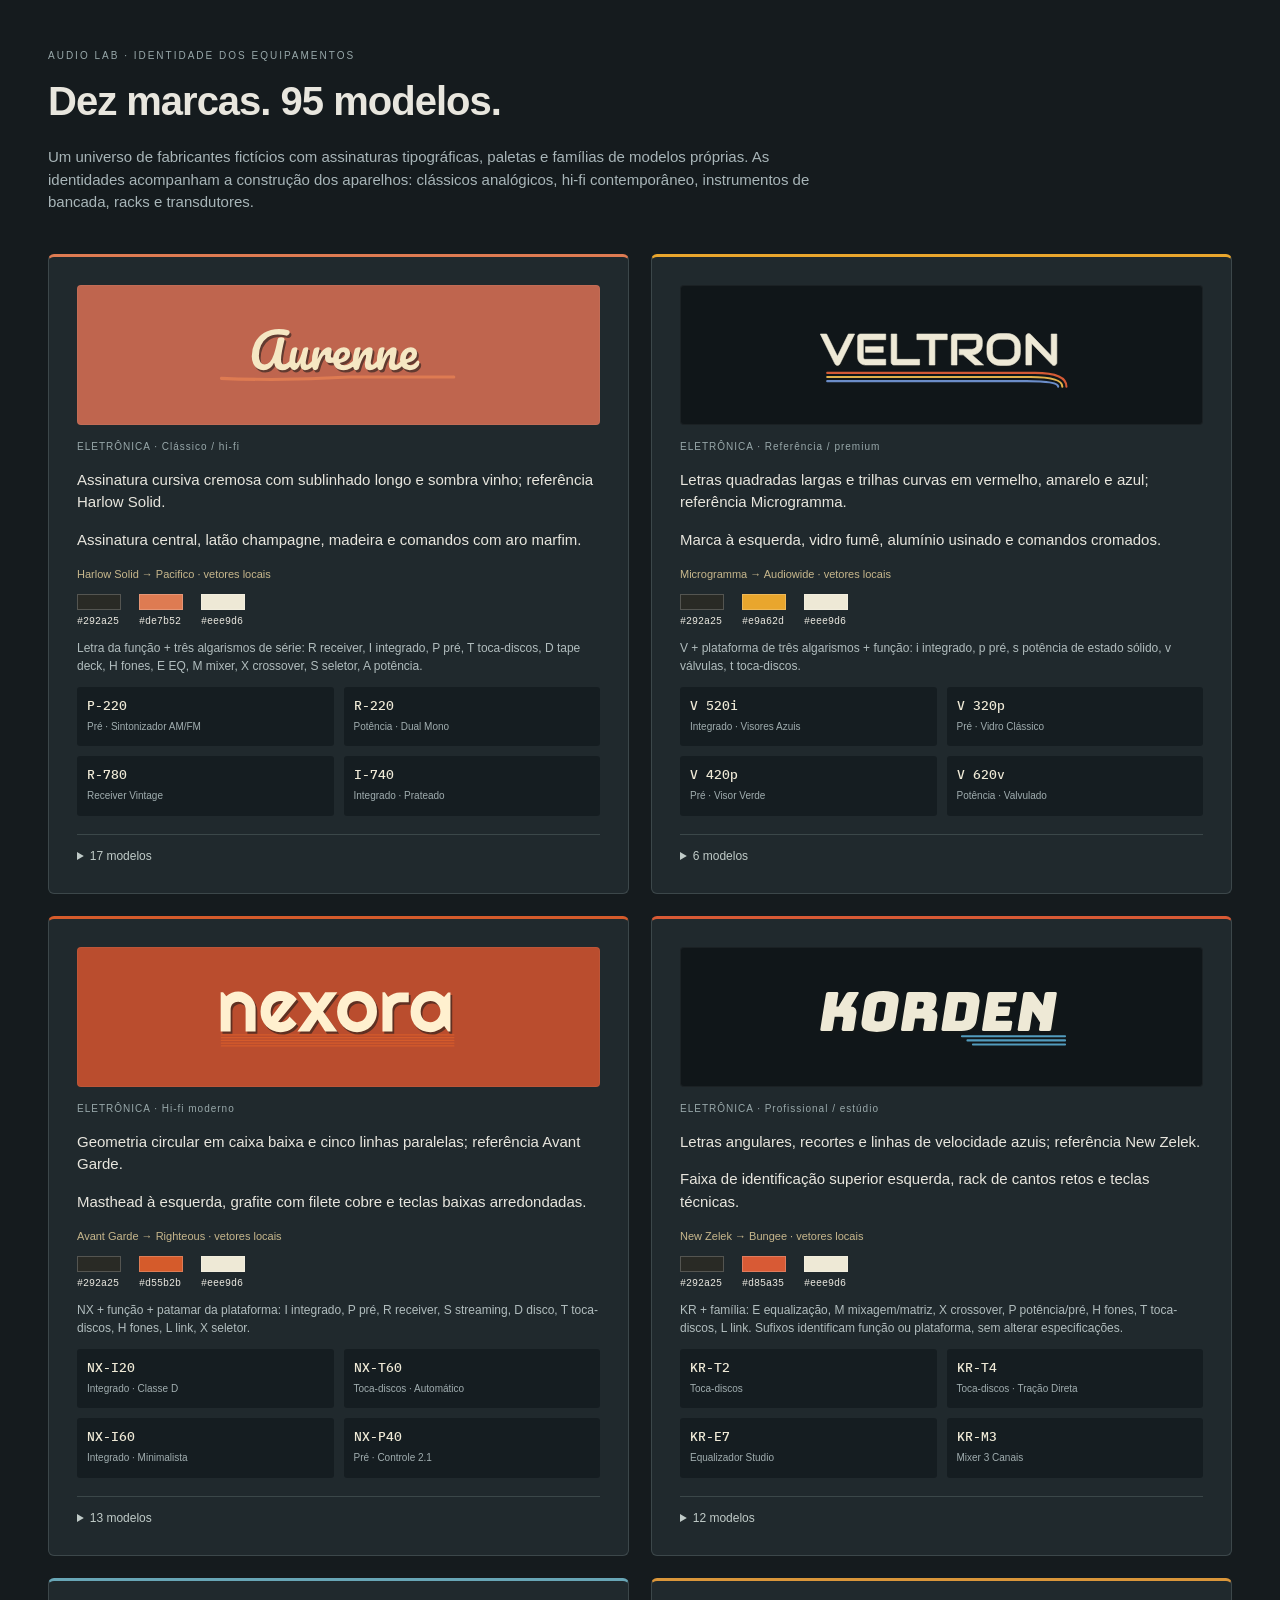
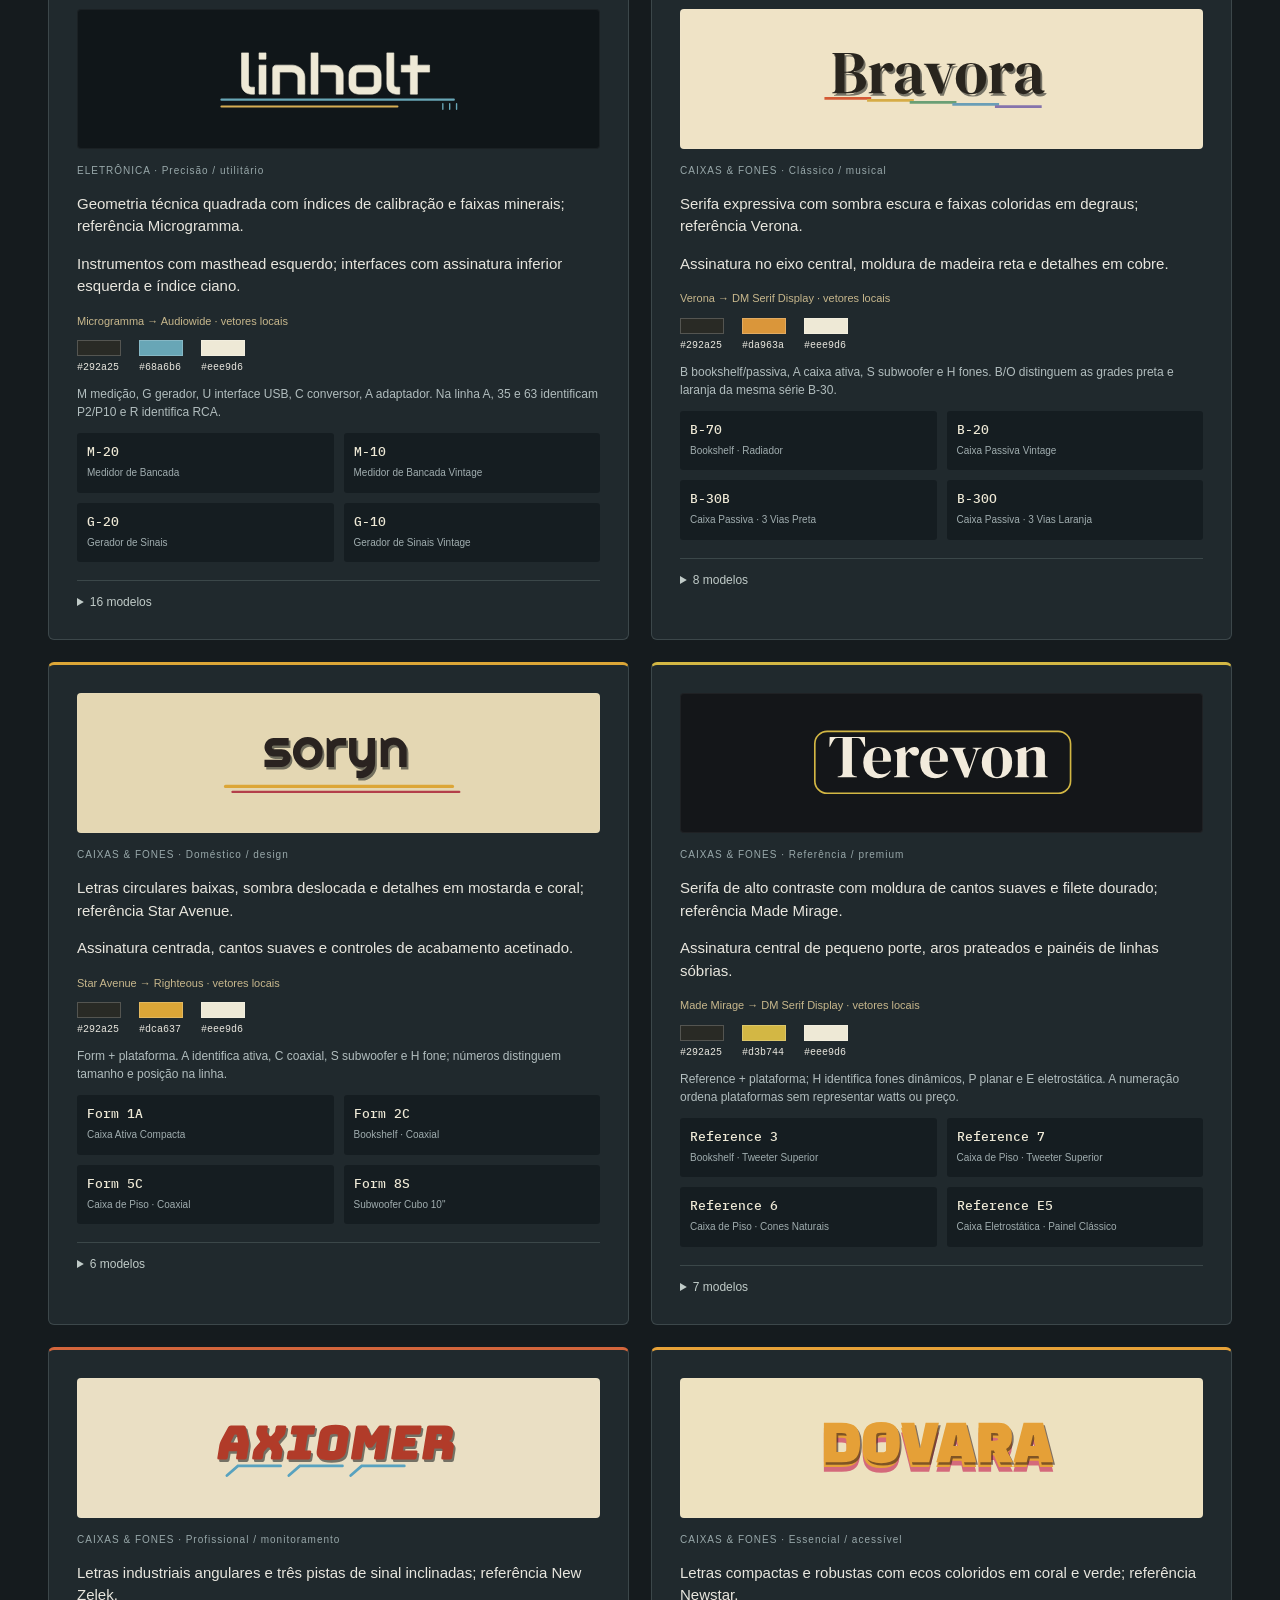
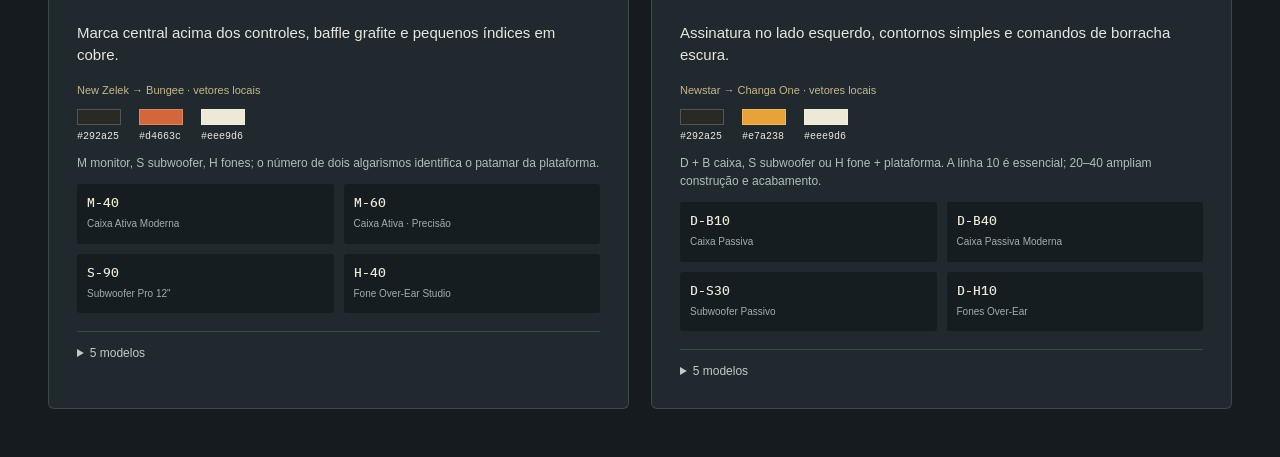
<file: assets/brands/index.html>
<!doctype html><html lang="pt-BR"><meta charset="utf-8"><meta name="viewport" content="width=device-width,initial-scale=1"><title>Audio Lab · Marcas e modelos</title><style>
@font-face{font-family:'Equipment Vintage';src:url('../fonts/barlowcondensed/BarlowCondensed-SemiBold.ttf')}@font-face{font-family:'Equipment Digital';src:url('../fonts/ibmplexmono/IBMPlexMono-Medium.ttf')}
*{box-sizing:border-box}body{margin:0;background:#151b1e;color:#e8e6de;font:15px/1.5 Arial,sans-serif;padding:48px;max-width:1500px;margin:auto}h1{font-size:40px;margin:8px 0 10px;letter-spacing:-1px}.intro{max-width:800px;color:#a8b5b8;margin-bottom:40px}.eyebrow,.sector{font-size:10px;letter-spacing:2px;color:#98a8aa}main{display:grid;grid-template-columns:1fr 1fr;gap:22px}article{padding:28px;background:#20292d;border:1px solid #3c474a;border-top:3px solid var(--accent);border-radius:6px}header{height:140px;padding:25px;display:flex;align-items:center;justify-content:center;color:var(--ink);background:#101619;border-radius:4px;box-shadow:inset 0 0 0 1px #ffffff0c}article[data-brand="aurenne"] header{background:#bf654e;color:#f5e7c3}article[data-brand="bravora"] header{background:#efe3c6;color:#29251e}article[data-brand="nexora"] header{background:#ba4d2e;color:#fff0cf}article[data-brand="soryn"] header{background:#e4d7b3;color:#2a2320}article[data-brand="dovara"] header{background:#ede1bf;color:#e5a037}article[data-brand="dovara"] header svg{--brand-shadow:#2b1414}article[data-brand="axiomer"] header{background:#eadfc4;color:#b13b29}article[data-brand="terevon"] header{background:#141619;color:#f2ebdc}header svg{width:330px;max-width:100%;height:66px}.reference{font-size:11px;color:#c7b78c}.brand-accent{color:var(--accent)}.sector{letter-spacing:1px;margin:14px 0}.palette{display:flex;gap:18px;font:10px monospace}.palette span{display:grid;gap:6px}.palette i{width:44px;height:16px;border:1px solid #ffffff33}.rule{font-size:12px;color:#b1bdbe}.models{display:grid;grid-template-columns:1fr 1fr;gap:10px}.models span{padding:10px;background:#151d21;border-radius:3px}.models b{display:block;color:var(--ink);font:13px 'Equipment Digital',monospace}.models small{font-size:10px;color:#a0adaf}details{margin-top:18px;border-top:1px solid #3b4749;padding-top:12px}summary{cursor:pointer;font-size:12px;color:#c0cbc8}details p{font-size:12px;margin:9px 0}@media(max-width:700px){body{padding:24px}main{grid-template-columns:1fr}h1{font-size:30px}}
</style><div class="eyebrow">AUDIO LAB · IDENTIDADE DOS EQUIPAMENTOS</div><h1>Dez marcas. 95 modelos.</h1><p class="intro">Um universo de fabricantes fictícios com assinaturas tipográficas, paletas e famílias de modelos próprias. As identidades acompanham a construção dos aparelhos: clássicos analógicos, hi-fi contemporâneo, instrumentos de bancada, racks e transdutores.</p><main><article data-brand="aurenne" style="--accent:#de7b52;--ink:#eee9d6;--brand-color-1:#de7b52;--brand-color-2:#702e39"><header><svg class="equipment-brand-logo" data-wordmark="AURENNE" viewBox="45 0 195 48" xmlns="http://www.w3.org/2000/svg" aria-hidden="true" focusable="false"><path d="M57 41Q102 43 150 40H226" fill="none" stroke="var(--brand-color-1,currentColor)" stroke-width="2.2" stroke-linecap="round"/><path d="M79.05 24.98Q79.05 19.63 81.34 15.08Q83.62 10.52 88.09 7.76Q92.56 5 98.82 5Q100.43 5 102.28 5.25Q104.13 5.49 105.64 5.98Q106.62 6.27 106.62 7.39Q106.62 8.31 105.94 9.11Q105.25 9.92 104.34 9.92Q104.06 9.92 103.92 9.89Q102.09 9.47 100.79 9.27Q99.48 9.08 98.04 9.08Q93.58 9.08 90.45 11.24Q87.32 13.41 85.77 16.96Q84.22 20.51 84.22 24.62Q84.22 27.61 85.4 29.25Q86.58 30.89 88.48 30.89Q90.62 30.89 92.24 29.13Q93.86 27.37 95.19 23.43Q96.53 19.49 97.83 12.74Q98.04 11.75 98.68 11.4Q99.31 11.05 100.36 11.05Q102.86 11.05 102.86 12.67Q102.86 12.95 102.75 13.37Q101.84 16.78 101.08 20.91Q100.33 25.05 100.33 27.19Q100.33 29.09 100.89 29.95Q101.45 30.81 102.61 30.81Q103.74 30.81 104.76 30.06Q105.78 29.3 107.33 27.47Q107.75 26.98 108.28 26.98Q108.73 26.98 109 27.4Q109.26 27.83 109.26 28.56Q109.26 29.94 108.59 30.74Q106.87 32.82 105.22 33.91Q103.56 35 101.17 35Q98.71 35 97.2 33.58Q95.69 32.15 95.3 29.55Q92.7 35 87.63 35Q85.21 35 83.25 33.8Q81.3 32.61 80.18 30.34Q79.05 28.07 79.05 24.98ZM106.41 29.9Q106.41 27.26 106.76 25.06Q107.12 22.87 107.92 20.4Q108.28 19.35 108.91 18.89Q109.54 18.43 110.91 18.43Q111.69 18.43 111.99 18.68Q112.29 18.93 112.29 19.42Q112.29 19.7 111.9 21.32Q111.55 22.62 111.34 23.68Q110.63 27.37 110.63 28.6Q110.63 29.34 110.81 29.64Q110.98 29.94 111.37 29.94Q111.9 29.94 112.69 28.88Q113.48 27.83 114.38 25.68Q115.28 23.53 116.12 20.4Q116.4 19.35 116.98 18.89Q117.56 18.43 118.72 18.43Q119.53 18.43 119.85 18.63Q120.16 18.82 120.16 19.35Q120.16 20.23 119.28 24.17Q118.3 28.67 118.3 29.72Q118.3 30.39 118.58 30.76Q118.86 31.13 119.32 31.13Q120.02 31.13 120.99 30.27Q121.96 29.41 123.58 27.47Q124 26.98 124.53 26.98Q124.98 26.98 125.25 27.4Q125.51 27.83 125.51 28.56Q125.51 29.97 124.84 30.74Q123.33 32.61 121.59 33.8Q119.85 35 117.63 35Q115.94 35 115.15 33.7Q114.36 32.4 114.36 30.04Q113.76 32.43 112.57 33.72Q111.37 35 110 35Q108.42 35 107.42 33.54Q106.41 32.08 106.41 29.9ZM122.73 29.09Q122.73 24.52 124.03 20.4Q124.35 19.38 125.07 18.91Q125.79 18.43 127.09 18.43Q127.8 18.43 128.08 18.61Q128.36 18.79 128.36 19.28Q128.36 19.84 127.83 21.81Q127.48 23.22 127.27 24.27Q127.06 25.33 126.92 26.88Q128.08 23.85 129.52 21.95Q130.96 20.05 132.35 19.24Q133.74 18.43 134.9 18.43Q137.19 18.43 137.19 20.72Q137.19 21.18 136.87 22.94Q136.59 24.34 136.59 24.7Q136.59 25.93 137.47 25.93Q138.45 25.93 140 24.38Q140.46 23.92 140.95 23.92Q141.41 23.92 141.67 24.33Q141.93 24.73 141.93 25.4Q141.93 26.7 141.23 27.44Q140.25 28.46 138.93 29.18Q137.61 29.9 136.13 29.9Q134.27 29.9 133.3 28.95Q132.33 28 132.33 26.38Q132.33 25.86 132.44 25.33Q132.51 24.62 132.51 24.38Q132.51 23.82 132.12 23.82Q131.59 23.82 130.73 24.99Q129.87 26.17 129.03 28.11Q128.18 30.04 127.66 32.19Q127.27 33.84 126.76 34.42Q126.25 35 125.16 35Q123.82 35 123.28 33.59Q122.73 32.19 122.73 29.09ZM155.33 28.56Q155.33 29.97 154.67 30.74Q153.36 32.33 150.99 33.66Q148.62 35 145.91 35Q142.22 35 140.18 33Q138.14 30.99 138.14 27.51Q138.14 25.08 139.16 22.99Q140.18 20.9 141.99 19.67Q143.8 18.43 146.08 18.43Q148.12 18.43 149.36 19.65Q150.59 20.86 150.59 22.94Q150.59 25.36 148.85 27.1Q147.1 28.85 142.95 29.87Q143.83 31.48 146.3 31.48Q147.88 31.48 149.9 30.38Q151.92 29.27 153.4 27.47Q153.82 26.98 154.35 26.98Q154.81 26.98 155.07 27.4Q155.33 27.83 155.33 28.56ZM142.39 27.05V27.12Q144.47 26.63 145.66 25.64Q146.86 24.66 146.86 23.36Q146.86 22.69 146.49 22.29Q146.12 21.88 145.49 21.88Q144.19 21.88 143.29 23.39Q142.39 24.91 142.39 27.05ZM152.56 29.09Q152.56 24.52 153.86 20.4Q154.17 19.38 154.89 18.91Q155.62 18.43 156.92 18.43Q157.62 18.43 157.9 18.61Q158.18 18.79 158.18 19.28Q158.18 19.84 157.66 21.81Q157.3 23.22 157.09 24.27Q156.88 25.33 156.74 26.88Q157.9 23.85 159.34 21.95Q160.79 20.05 162.17 19.24Q163.56 18.43 164.72 18.43Q167.01 18.43 167.01 20.72Q167.01 22.09 166.24 25.68Q165.57 28.74 165.57 29.72Q165.57 31.13 166.59 31.13Q167.29 31.13 168.26 30.27Q169.23 29.41 170.84 27.47Q171.27 26.98 171.79 26.98Q172.25 26.98 172.51 27.4Q172.78 27.83 172.78 28.56Q172.78 29.97 172.11 30.74Q170.6 32.61 168.86 33.8Q167.12 35 164.9 35Q163.11 35 162.19 33.96Q161.28 32.92 161.28 30.96Q161.28 29.97 161.77 27.44Q162.23 25.22 162.23 24.38Q162.23 23.82 161.84 23.82Q161.38 23.82 160.56 24.99Q159.73 26.17 158.87 28.11Q158.01 30.04 157.48 32.19Q157.09 33.84 156.58 34.42Q156.07 35 154.98 35Q153.65 35 153.1 33.59Q152.56 32.19 152.56 29.09ZM170 29.09Q170 24.52 171.3 20.4Q171.62 19.38 172.34 18.91Q173.06 18.43 174.36 18.43Q175.06 18.43 175.35 18.61Q175.63 18.79 175.63 19.28Q175.63 19.84 175.1 21.81Q174.75 23.22 174.54 24.27Q174.33 25.33 174.19 26.88Q175.35 23.85 176.79 21.95Q178.23 20.05 179.62 19.24Q181.01 18.43 182.17 18.43Q184.45 18.43 184.45 20.72Q184.45 22.09 183.68 25.68Q183.01 28.74 183.01 29.72Q183.01 31.13 184.03 31.13Q184.74 31.13 185.7 30.27Q186.67 29.41 188.29 27.47Q188.71 26.98 189.24 26.98Q189.7 26.98 189.96 27.4Q190.22 27.83 190.22 28.56Q190.22 29.97 189.55 30.74Q188.04 32.61 186.3 33.8Q184.56 35 182.34 35Q180.55 35 179.64 33.96Q178.72 32.92 178.72 30.96Q178.72 29.97 179.21 27.44Q179.67 25.22 179.67 24.38Q179.67 23.82 179.28 23.82Q178.83 23.82 178 24.99Q177.17 26.17 176.31 28.11Q175.45 30.04 174.92 32.19Q174.54 33.84 174.03 34.42Q173.52 35 172.43 35Q171.09 35 170.55 33.59Q170 32.19 170 29.09ZM200.95 29.62Q200.95 30.89 200.35 31.8Q199.37 33.31 197.77 34.16Q196.17 35 193.95 35Q190.57 35 188.71 32.98Q186.85 30.96 186.85 27.51Q186.85 25.08 187.87 22.99Q188.89 20.9 190.7 19.67Q192.51 18.43 194.79 18.43Q196.83 18.43 198.07 19.65Q199.3 20.86 199.3 22.94Q199.3 25.36 197.56 27.1Q195.81 28.85 191.63 29.87Q192.47 31.48 194.48 31.48Q195.92 31.48 196.85 30.81Q197.78 30.15 199.02 28.56Q199.44 28.04 199.96 28.04Q200.42 28.04 200.69 28.46Q200.95 28.88 200.95 29.62ZM191.1 27.05V27.12Q193.18 26.63 194.37 25.64Q195.57 24.66 195.57 23.36Q195.57 22.69 195.2 22.29Q194.83 21.88 194.2 21.88Q192.9 21.88 192 23.39Q191.1 24.91 191.1 27.05Z" fill="var(--brand-shadow,#141819)" opacity=".55" transform="translate(1.3 1.8)"/><path class="brand-wordmark" d="M79.05 24.98Q79.05 19.63 81.34 15.08Q83.62 10.52 88.09 7.76Q92.56 5 98.82 5Q100.43 5 102.28 5.25Q104.13 5.49 105.64 5.98Q106.62 6.27 106.62 7.39Q106.62 8.31 105.94 9.11Q105.25 9.92 104.34 9.92Q104.06 9.92 103.92 9.89Q102.09 9.47 100.79 9.27Q99.48 9.08 98.04 9.08Q93.58 9.08 90.45 11.24Q87.32 13.41 85.77 16.96Q84.22 20.51 84.22 24.62Q84.22 27.61 85.4 29.25Q86.58 30.89 88.48 30.89Q90.62 30.89 92.24 29.13Q93.86 27.37 95.19 23.43Q96.53 19.49 97.83 12.74Q98.04 11.75 98.68 11.4Q99.31 11.05 100.36 11.05Q102.86 11.05 102.86 12.67Q102.86 12.95 102.75 13.37Q101.84 16.78 101.08 20.91Q100.33 25.05 100.33 27.19Q100.33 29.09 100.89 29.95Q101.45 30.81 102.61 30.81Q103.74 30.81 104.76 30.06Q105.78 29.3 107.33 27.47Q107.75 26.98 108.28 26.98Q108.73 26.98 109 27.4Q109.26 27.83 109.26 28.56Q109.26 29.94 108.59 30.74Q106.87 32.82 105.22 33.91Q103.56 35 101.17 35Q98.71 35 97.2 33.58Q95.69 32.15 95.3 29.55Q92.7 35 87.63 35Q85.21 35 83.25 33.8Q81.3 32.61 80.18 30.34Q79.05 28.07 79.05 24.98ZM106.41 29.9Q106.41 27.26 106.76 25.06Q107.12 22.87 107.92 20.4Q108.28 19.35 108.91 18.89Q109.54 18.43 110.91 18.43Q111.69 18.43 111.99 18.68Q112.29 18.93 112.29 19.42Q112.29 19.7 111.9 21.32Q111.55 22.62 111.34 23.68Q110.63 27.37 110.63 28.6Q110.63 29.34 110.81 29.64Q110.98 29.94 111.37 29.94Q111.9 29.94 112.69 28.88Q113.48 27.83 114.38 25.68Q115.28 23.53 116.12 20.4Q116.4 19.35 116.98 18.89Q117.56 18.43 118.72 18.43Q119.53 18.43 119.85 18.63Q120.16 18.82 120.16 19.35Q120.16 20.23 119.28 24.17Q118.3 28.67 118.3 29.72Q118.3 30.39 118.58 30.76Q118.86 31.13 119.32 31.13Q120.02 31.13 120.99 30.27Q121.96 29.41 123.58 27.47Q124 26.98 124.53 26.98Q124.98 26.98 125.25 27.4Q125.51 27.83 125.51 28.56Q125.51 29.97 124.84 30.74Q123.33 32.61 121.59 33.8Q119.85 35 117.63 35Q115.94 35 115.15 33.7Q114.36 32.4 114.36 30.04Q113.76 32.43 112.57 33.72Q111.37 35 110 35Q108.42 35 107.42 33.54Q106.41 32.08 106.41 29.9ZM122.73 29.09Q122.73 24.52 124.03 20.4Q124.35 19.38 125.07 18.91Q125.79 18.43 127.09 18.43Q127.8 18.43 128.08 18.61Q128.36 18.79 128.36 19.28Q128.36 19.84 127.83 21.81Q127.48 23.22 127.27 24.27Q127.06 25.33 126.92 26.88Q128.08 23.85 129.52 21.95Q130.96 20.05 132.35 19.24Q133.74 18.43 134.9 18.43Q137.19 18.43 137.19 20.72Q137.19 21.18 136.87 22.94Q136.59 24.34 136.59 24.7Q136.59 25.93 137.47 25.93Q138.45 25.93 140 24.38Q140.46 23.92 140.95 23.92Q141.41 23.92 141.67 24.33Q141.93 24.73 141.93 25.4Q141.93 26.7 141.23 27.44Q140.25 28.46 138.93 29.18Q137.61 29.9 136.13 29.9Q134.27 29.9 133.3 28.95Q132.33 28 132.33 26.38Q132.33 25.86 132.44 25.33Q132.51 24.62 132.51 24.38Q132.51 23.82 132.12 23.82Q131.59 23.82 130.73 24.99Q129.87 26.17 129.03 28.11Q128.18 30.04 127.66 32.19Q127.27 33.84 126.76 34.42Q126.25 35 125.16 35Q123.82 35 123.28 33.59Q122.73 32.19 122.73 29.09ZM155.33 28.56Q155.33 29.97 154.67 30.74Q153.36 32.33 150.99 33.66Q148.62 35 145.91 35Q142.22 35 140.18 33Q138.14 30.99 138.14 27.51Q138.14 25.08 139.16 22.99Q140.18 20.9 141.99 19.67Q143.8 18.43 146.08 18.43Q148.12 18.43 149.36 19.65Q150.59 20.86 150.59 22.94Q150.59 25.36 148.85 27.1Q147.1 28.85 142.95 29.87Q143.83 31.48 146.3 31.48Q147.88 31.48 149.9 30.38Q151.92 29.27 153.4 27.47Q153.82 26.98 154.35 26.98Q154.81 26.98 155.07 27.4Q155.33 27.83 155.33 28.56ZM142.39 27.05V27.12Q144.47 26.63 145.66 25.64Q146.86 24.66 146.86 23.36Q146.86 22.69 146.49 22.29Q146.12 21.88 145.49 21.88Q144.19 21.88 143.29 23.39Q142.39 24.91 142.39 27.05ZM152.56 29.09Q152.56 24.52 153.86 20.4Q154.17 19.38 154.89 18.91Q155.62 18.43 156.92 18.43Q157.62 18.43 157.9 18.61Q158.18 18.79 158.18 19.28Q158.18 19.84 157.66 21.81Q157.3 23.22 157.09 24.27Q156.88 25.33 156.74 26.88Q157.9 23.85 159.34 21.95Q160.79 20.05 162.17 19.24Q163.56 18.43 164.72 18.43Q167.01 18.43 167.01 20.72Q167.01 22.09 166.24 25.68Q165.57 28.74 165.57 29.72Q165.57 31.13 166.59 31.13Q167.29 31.13 168.26 30.27Q169.23 29.41 170.84 27.47Q171.27 26.98 171.79 26.98Q172.25 26.98 172.51 27.4Q172.78 27.83 172.78 28.56Q172.78 29.97 172.11 30.74Q170.6 32.61 168.86 33.8Q167.12 35 164.9 35Q163.11 35 162.19 33.96Q161.28 32.92 161.28 30.96Q161.28 29.97 161.77 27.44Q162.23 25.22 162.23 24.38Q162.23 23.82 161.84 23.82Q161.38 23.82 160.56 24.99Q159.73 26.17 158.87 28.11Q158.01 30.04 157.48 32.19Q157.09 33.84 156.58 34.42Q156.07 35 154.98 35Q153.65 35 153.1 33.59Q152.56 32.19 152.56 29.09ZM170 29.09Q170 24.52 171.3 20.4Q171.62 19.38 172.34 18.91Q173.06 18.43 174.36 18.43Q175.06 18.43 175.35 18.61Q175.63 18.79 175.63 19.28Q175.63 19.84 175.1 21.81Q174.75 23.22 174.54 24.27Q174.33 25.33 174.19 26.88Q175.35 23.85 176.79 21.95Q178.23 20.05 179.62 19.24Q181.01 18.43 182.17 18.43Q184.45 18.43 184.45 20.72Q184.45 22.09 183.68 25.68Q183.01 28.74 183.01 29.72Q183.01 31.13 184.03 31.13Q184.74 31.13 185.7 30.27Q186.67 29.41 188.29 27.47Q188.71 26.98 189.24 26.98Q189.7 26.98 189.96 27.4Q190.22 27.83 190.22 28.56Q190.22 29.97 189.55 30.74Q188.04 32.61 186.3 33.8Q184.56 35 182.34 35Q180.55 35 179.64 33.96Q178.72 32.92 178.72 30.96Q178.72 29.97 179.21 27.44Q179.67 25.22 179.67 24.38Q179.67 23.82 179.28 23.82Q178.83 23.82 178 24.99Q177.17 26.17 176.31 28.11Q175.45 30.04 174.92 32.19Q174.54 33.84 174.03 34.42Q173.52 35 172.43 35Q171.09 35 170.55 33.59Q170 32.19 170 29.09ZM200.95 29.62Q200.95 30.89 200.35 31.8Q199.37 33.31 197.77 34.16Q196.17 35 193.95 35Q190.57 35 188.71 32.98Q186.85 30.96 186.85 27.51Q186.85 25.08 187.87 22.99Q188.89 20.9 190.7 19.67Q192.51 18.43 194.79 18.43Q196.83 18.43 198.07 19.65Q199.3 20.86 199.3 22.94Q199.3 25.36 197.56 27.1Q195.81 28.85 191.63 29.87Q192.47 31.48 194.48 31.48Q195.92 31.48 196.85 30.81Q197.78 30.15 199.02 28.56Q199.44 28.04 199.96 28.04Q200.42 28.04 200.69 28.46Q200.95 28.88 200.95 29.62ZM191.1 27.05V27.12Q193.18 26.63 194.37 25.64Q195.57 24.66 195.57 23.36Q195.57 22.69 195.2 22.29Q194.83 21.88 194.2 21.88Q192.9 21.88 192 23.39Q191.1 24.91 191.1 27.05Z" fill="currentColor" stroke="currentColor" stroke-width="0" stroke-linejoin="round"/></svg></header><div class="sector">ELETRÔNICA · Clássico / hi-fi</div><p>Assinatura cursiva cremosa com sublinhado longo e sombra vinho; referência Harlow Solid.</p><p class="family">Assinatura central, latão champagne, madeira e comandos com aro marfim.</p><p class="reference">Harlow Solid → Pacifico · vetores locais</p><div class="palette"><span><i style="background:#292a25"></i>#292a25</span><span><i style="background:#de7b52"></i>#de7b52</span><span><i style="background:#eee9d6"></i>#eee9d6</span></div><p class="rule">Letra da função + três algarismos de série: R receiver, I integrado, P pré, T toca-discos, D tape deck, H fones, E EQ, M mixer, X crossover, S seletor, A potência.</p><div class="models"><span><b>P-220</b><small>Pré · Sintonizador AM/FM</small></span><span><b>R-220</b><small>Potência · Dual Mono</small></span><span><b>R-780</b><small>Receiver Vintage</small></span><span><b>I-740</b><small>Integrado · Prateado</small></span></div><details><summary>17 modelos</summary><p><b>P-220</b> · Pré · Sintonizador AM/FM</p><p><b>R-220</b> · Potência · Dual Mono</p><p><b>R-780</b> · Receiver Vintage</p><p><b>I-740</b> · Integrado · Prateado</p><p><b>I-420</b> · Integrado · Essencial</p><p><b>P-260</b> · Pré · Console de Madeira</p><p><b>H-120</b> · Amplificador de Fone Vintage</p><p><b>T-240</b> · Toca-discos Vintage</p><p><b>T-360</b> · Toca-discos Tangencial</p><p><b>D-340</b> · Tape Deck de Rolo</p><p><b>E-270</b> · Equalizador Vintage</p><p><b>M-330</b> · Mixer Vintage</p><p><b>X-310</b> · Crossover Vintage</p><p><b>A-640</b> · Amplificador de Potência Vintage</p><p><b>S-210</b> · Seletor RCA Vintage</p><p><b>S-340</b> · Seletor RCA 3×4 Vintage</p><p><b>S-220</b> · Seletor de Caixas A/B Vintage</p></details></article><article data-brand="veltron" style="--accent:#e9a62d;--ink:#eee9d6;--brand-color-1:#e9a62d;--brand-color-2:#6b8dc9"><header><svg class="equipment-brand-logo" data-wordmark="VELTRON" viewBox="45 0 195 48" xmlns="http://www.w3.org/2000/svg" aria-hidden="true" focusable="false"><path d="M59 37H210Q233 37 233 47" fill="none" stroke="#d45a35" stroke-width="1.5" stroke-linecap="round"/><path d="M59 40H207Q230 40 230 47" fill="none" stroke="#e2b24b" stroke-width="1.5" stroke-linecap="round"/><path d="M59 43H204Q227 43 227 47" fill="none" stroke="#6b8dc9" stroke-width="1.5" stroke-linecap="round"/><path d="M78.96 8.75 68.31 30.45Q68.05 30.95 67.56 31.25Q67.07 31.56 66.47 31.56Q65.89 31.56 65.4 31.25Q64.9 30.95 64.64 30.45L54 8.75H58.56L66.47 24.96L74.41 8.75ZM99.76 22.05H86.88V17.95H99.76ZM101.59 31.25H86.88Q86.03 31.25 85.03 30.95Q84.02 30.65 83.17 29.97Q82.31 29.29 81.74 28.2Q81.17 27.11 81.17 25.52V10.81Q81.17 10.38 81.33 10.01Q81.48 9.63 81.76 9.35Q82.03 9.07 82.41 8.91Q82.78 8.75 83.22 8.75H101.59V12.83H85.25V25.52Q85.25 26.32 85.67 26.75Q86.09 27.17 86.91 27.17H101.59ZM126.19 31.25H107.58Q107.15 31.25 106.77 31.09Q106.39 30.93 106.12 30.66Q105.84 30.38 105.69 30.01Q105.53 29.63 105.53 29.19V8.75H109.61V27.17H126.19ZM146.31 12.83H137.33V31.25H133.25V12.83H124.24V8.75H146.31ZM171.79 16.31Q171.79 17.71 171.44 18.81Q171.1 19.91 170.51 20.75Q169.92 21.58 169.15 22.18Q168.38 22.78 167.55 23.16Q166.71 23.55 165.85 23.72Q165 23.89 164.24 23.89L172.76 31.25H166.45L157.95 23.89H155.02V19.81H164.24Q165.01 19.75 165.65 19.49Q166.28 19.23 166.75 18.79Q167.21 18.35 167.46 17.73Q167.71 17.11 167.71 16.31V13.74Q167.71 13.4 167.62 13.22Q167.54 13.04 167.4 12.95Q167.27 12.86 167.12 12.85Q166.97 12.83 166.85 12.83H153.39V31.25H149.31V10.81Q149.31 10.38 149.47 10.01Q149.62 9.63 149.9 9.35Q150.17 9.07 150.55 8.91Q150.93 8.75 151.36 8.75H166.85Q168.21 8.75 169.15 9.25Q170.09 9.74 170.68 10.49Q171.27 11.23 171.53 12.09Q171.79 12.96 171.79 13.71ZM199.49 22.15Q199.49 24.2 198.78 25.93Q198.08 27.65 196.82 28.91Q195.57 30.16 193.85 30.86Q192.13 31.56 190.11 31.56H184.59Q182.56 31.56 180.84 30.86Q179.11 30.16 177.86 28.91Q176.6 27.65 175.89 25.93Q175.18 24.2 175.18 22.15V17.85Q175.18 15.81 175.89 14.08Q176.6 12.35 177.86 11.1Q179.11 9.85 180.84 9.15Q182.56 8.44 184.59 8.44H190.11Q192.13 8.44 193.85 9.15Q195.57 9.85 196.82 11.1Q198.08 12.35 198.78 14.08Q199.49 15.81 199.49 17.85ZM195.41 17.85Q195.41 16.64 195.03 15.66Q194.64 14.68 193.95 13.98Q193.25 13.29 192.27 12.9Q191.29 12.52 190.11 12.52H184.59Q183.4 12.52 182.42 12.9Q181.44 13.29 180.73 13.98Q180.02 14.68 179.64 15.66Q179.25 16.64 179.25 17.85V22.15Q179.25 23.36 179.64 24.34Q180.02 25.32 180.73 26.02Q181.44 26.71 182.42 27.1Q183.4 27.48 184.59 27.48H190.08Q191.27 27.48 192.25 27.1Q193.23 26.71 193.94 26.02Q194.64 25.32 195.03 24.34Q195.41 23.36 195.41 22.15ZM226 29.51Q226 29.95 225.84 30.32Q225.67 30.7 225.4 30.97Q225.12 31.25 224.75 31.4Q224.37 31.56 223.95 31.56Q223.57 31.56 223.18 31.42Q222.8 31.28 222.5 30.96L207.6 15.4V31.25H203.52V10.49Q203.52 9.87 203.87 9.36Q204.23 8.85 204.78 8.6Q205.36 8.36 205.97 8.48Q206.58 8.6 207.02 9.05L221.92 24.6V8.75H226Z" fill="var(--brand-shadow,#141819)" opacity=".55" transform="translate(1.3 1.8)"/><path class="brand-wordmark" d="M78.96 8.75 68.31 30.45Q68.05 30.95 67.56 31.25Q67.07 31.56 66.47 31.56Q65.89 31.56 65.4 31.25Q64.9 30.95 64.64 30.45L54 8.75H58.56L66.47 24.96L74.41 8.75ZM99.76 22.05H86.88V17.95H99.76ZM101.59 31.25H86.88Q86.03 31.25 85.03 30.95Q84.02 30.65 83.17 29.97Q82.31 29.29 81.74 28.2Q81.17 27.11 81.17 25.52V10.81Q81.17 10.38 81.33 10.01Q81.48 9.63 81.76 9.35Q82.03 9.07 82.41 8.91Q82.78 8.75 83.22 8.75H101.59V12.83H85.25V25.52Q85.25 26.32 85.67 26.75Q86.09 27.17 86.91 27.17H101.59ZM126.19 31.25H107.58Q107.15 31.25 106.77 31.09Q106.39 30.93 106.12 30.66Q105.84 30.38 105.69 30.01Q105.53 29.63 105.53 29.19V8.75H109.61V27.17H126.19ZM146.31 12.83H137.33V31.25H133.25V12.83H124.24V8.75H146.31ZM171.79 16.31Q171.79 17.71 171.44 18.81Q171.1 19.91 170.51 20.75Q169.92 21.58 169.15 22.18Q168.38 22.78 167.55 23.16Q166.71 23.55 165.85 23.72Q165 23.89 164.24 23.89L172.76 31.25H166.45L157.95 23.89H155.02V19.81H164.24Q165.01 19.75 165.65 19.49Q166.28 19.23 166.75 18.79Q167.21 18.35 167.46 17.73Q167.71 17.11 167.71 16.31V13.74Q167.71 13.4 167.62 13.22Q167.54 13.04 167.4 12.95Q167.27 12.86 167.12 12.85Q166.97 12.83 166.85 12.83H153.39V31.25H149.31V10.81Q149.31 10.38 149.47 10.01Q149.62 9.63 149.9 9.35Q150.17 9.07 150.55 8.91Q150.93 8.75 151.36 8.75H166.85Q168.21 8.75 169.15 9.25Q170.09 9.74 170.68 10.49Q171.27 11.23 171.53 12.09Q171.79 12.96 171.79 13.71ZM199.49 22.15Q199.49 24.2 198.78 25.93Q198.08 27.65 196.82 28.91Q195.57 30.16 193.85 30.86Q192.13 31.56 190.11 31.56H184.59Q182.56 31.56 180.84 30.86Q179.11 30.16 177.86 28.91Q176.6 27.65 175.89 25.93Q175.18 24.2 175.18 22.15V17.85Q175.18 15.81 175.89 14.08Q176.6 12.35 177.86 11.1Q179.11 9.85 180.84 9.15Q182.56 8.44 184.59 8.44H190.11Q192.13 8.44 193.85 9.15Q195.57 9.85 196.82 11.1Q198.08 12.35 198.78 14.08Q199.49 15.81 199.49 17.85ZM195.41 17.85Q195.41 16.64 195.03 15.66Q194.64 14.68 193.95 13.98Q193.25 13.29 192.27 12.9Q191.29 12.52 190.11 12.52H184.59Q183.4 12.52 182.42 12.9Q181.44 13.29 180.73 13.98Q180.02 14.68 179.64 15.66Q179.25 16.64 179.25 17.85V22.15Q179.25 23.36 179.64 24.34Q180.02 25.32 180.73 26.02Q181.44 26.71 182.42 27.1Q183.4 27.48 184.59 27.48H190.08Q191.27 27.48 192.25 27.1Q193.23 26.71 193.94 26.02Q194.64 25.32 195.03 24.34Q195.41 23.36 195.41 22.15ZM226 29.51Q226 29.95 225.84 30.32Q225.67 30.7 225.4 30.97Q225.12 31.25 224.75 31.4Q224.37 31.56 223.95 31.56Q223.57 31.56 223.18 31.42Q222.8 31.28 222.5 30.96L207.6 15.4V31.25H203.52V10.49Q203.52 9.87 203.87 9.36Q204.23 8.85 204.78 8.6Q205.36 8.36 205.97 8.48Q206.58 8.6 207.02 9.05L221.92 24.6V8.75H226Z" fill="currentColor" stroke="currentColor" stroke-width="0.45" stroke-linejoin="round"/></svg></header><div class="sector">ELETRÔNICA · Referência / premium</div><p>Letras quadradas largas e trilhas curvas em vermelho, amarelo e azul; referência Microgramma.</p><p class="family">Marca à esquerda, vidro fumê, alumínio usinado e comandos cromados.</p><p class="reference">Microgramma → Audiowide · vetores locais</p><div class="palette"><span><i style="background:#292a25"></i>#292a25</span><span><i style="background:#e9a62d"></i>#e9a62d</span><span><i style="background:#eee9d6"></i>#eee9d6</span></div><p class="rule">V + plataforma de três algarismos + função: i integrado, p pré, s potência de estado sólido, v válvulas, t toca-discos.</p><div class="models"><span><b>V 520i</b><small>Integrado · Visores Azuis</small></span><span><b>V 320p</b><small>Pré · Vidro Clássico</small></span><span><b>V 420p</b><small>Pré · Visor Verde</small></span><span><b>V 620v</b><small>Potência · Valvulado</small></span></div><details><summary>6 modelos</summary><p><b>V 520i</b> · Integrado · Visores Azuis</p><p><b>V 320p</b> · Pré · Vidro Clássico</p><p><b>V 420p</b> · Pré · Visor Verde</p><p><b>V 620v</b> · Potência · Valvulado</p><p><b>V 720s</b> · Potência · Visor Circular</p><p><b>V 240t</b> · Toca-discos · Prato de Vidro</p></details></article><article data-brand="nexora" style="--accent:#d55b2b;--ink:#eee9d6;--brand-color-1:#d55b2b;--brand-color-2:#e6c580"><header><svg class="equipment-brand-logo" data-wordmark="NEXORA" viewBox="45 0 195 48" xmlns="http://www.w3.org/2000/svg" aria-hidden="true" focusable="false"><path d="M57 37H226" fill="none" stroke="var(--brand-color-1,currentColor)" stroke-width="0.9" stroke-linecap="round"/><path d="M57 39H226" fill="none" stroke="var(--brand-color-1,currentColor)" stroke-width="0.9" stroke-linecap="round"/><path d="M57 41H226" fill="none" stroke="var(--brand-color-1,currentColor)" stroke-width="0.9" stroke-linecap="round"/><path d="M57 43H226" fill="none" stroke="var(--brand-color-1,currentColor)" stroke-width="0.9" stroke-linecap="round"/><path d="M57 45H226" fill="none" stroke="var(--brand-color-1,currentColor)" stroke-width="0.9" stroke-linecap="round"/><path d="M63.69 34.47H56.45V6.09H58.2L60.59 8.84Q62.34 7.25 64.55 6.39Q66.76 5.53 69.17 5.53Q71.77 5.53 74.08 6.52Q76.38 7.52 78.11 9.25Q79.83 10.99 80.82 13.31Q81.82 15.63 81.82 18.25V34.47H74.58V18.25Q74.58 17.14 74.16 16.14Q73.73 15.15 72.99 14.41Q72.25 13.67 71.27 13.24Q70.29 12.82 69.17 12.82Q68.03 12.82 67.03 13.24Q66.02 13.67 65.28 14.41Q64.54 15.15 64.11 16.14Q63.69 17.14 63.69 18.25ZM98.25 27.53Q98.67 27.66 99.09 27.7Q99.52 27.74 99.94 27.74Q101 27.74 101.98 27.45Q102.96 27.16 103.83 26.61Q104.69 26.07 105.36 25.29Q106.04 24.51 106.46 23.55L111.76 28.88Q110.76 30.31 109.44 31.45Q108.13 32.59 106.61 33.38Q105.08 34.18 103.4 34.59Q101.72 35 99.94 35Q96.95 35 94.31 33.89Q91.67 32.77 89.7 30.79Q87.73 28.8 86.59 26.06Q85.45 23.31 85.45 20.03Q85.45 16.66 86.59 13.88Q87.73 11.1 89.7 9.13Q91.67 7.17 94.31 6.09Q96.95 5 99.94 5Q101.72 5 103.41 5.42Q105.11 5.85 106.63 6.64Q108.16 7.44 109.48 8.59Q110.81 9.74 111.82 11.17ZM101.96 12.61Q101.45 12.42 100.96 12.37Q100.47 12.31 99.94 12.31Q98.46 12.31 97.15 12.86Q95.83 13.4 94.87 14.41Q93.9 15.42 93.34 16.83Q92.79 18.25 92.79 20.03Q92.79 20.42 92.83 20.93Q92.87 21.43 92.96 21.95Q93.05 22.46 93.18 22.94Q93.32 23.42 93.53 23.79ZM141.31 34.47H132.46L126.82 25.78L121.12 34.47H112.27L122.63 19.92L112.27 5.93H121.12L126.82 14.06L132.46 5.93H141.31L130.92 19.92ZM170.12 20.03Q170.12 23.21 168.98 25.95Q167.84 28.69 165.88 30.69Q163.92 32.69 161.28 33.85Q158.64 35 155.62 35Q152.63 35 149.99 33.85Q147.35 32.69 145.38 30.69Q143.41 28.69 142.27 25.95Q141.13 23.21 141.13 20.03Q141.13 16.79 142.27 14.04Q143.41 11.28 145.38 9.28Q147.35 7.28 149.99 6.14Q152.63 5 155.62 5Q158.64 5 161.28 6.07Q163.92 7.15 165.88 9.12Q167.84 11.1 168.98 13.86Q170.12 16.63 170.12 20.03ZM162.83 20.03Q162.83 18.28 162.26 16.86Q161.69 15.44 160.71 14.42Q159.73 13.4 158.42 12.86Q157.11 12.31 155.62 12.31Q154.14 12.31 152.83 12.86Q151.52 13.4 150.55 14.42Q149.58 15.44 149.02 16.86Q148.47 18.28 148.47 20.03Q148.47 21.67 149.02 23.07Q149.58 24.48 150.55 25.51Q151.52 26.55 152.83 27.14Q154.14 27.74 155.62 27.74Q157.11 27.74 158.42 27.18Q159.73 26.63 160.71 25.62Q161.69 24.61 162.26 23.18Q162.83 21.75 162.83 20.03ZM181.36 34.47H174.12V6.09H175.87L178.26 9.45Q180 7.86 182.23 7Q184.46 6.14 186.84 6.14H193.23V13.35H186.84Q185.7 13.35 184.7 13.77Q183.69 14.2 182.95 14.94Q182.2 15.68 181.78 16.69Q181.36 17.69 181.36 18.83ZM223.55 34.47H221.8L218.99 30.57Q217.95 31.5 216.8 32.31Q215.65 33.12 214.38 33.71Q213.11 34.31 211.77 34.66Q210.43 35 209.05 35Q206.06 35 203.42 33.99Q200.78 32.99 198.81 31.06Q196.83 29.14 195.69 26.36Q194.55 23.58 194.55 20.03Q194.55 16.71 195.69 13.94Q196.83 11.17 198.81 9.19Q200.78 7.2 203.42 6.1Q206.06 5 209.05 5Q210.43 5 211.78 5.34Q213.13 5.69 214.4 6.3Q215.68 6.91 216.83 7.73Q217.98 8.55 218.99 9.51L221.8 6.14H223.55ZM216.26 20.03Q216.26 18.54 215.69 17.15Q215.12 15.76 214.14 14.69Q213.16 13.61 211.85 12.96Q210.53 12.31 209.05 12.31Q207.57 12.31 206.25 12.82Q204.94 13.32 203.98 14.3Q203.01 15.28 202.45 16.73Q201.89 18.17 201.89 20.03Q201.89 21.88 202.45 23.33Q203.01 24.77 203.98 25.75Q204.94 26.73 206.25 27.23Q207.57 27.74 209.05 27.74Q210.53 27.74 211.85 27.09Q213.16 26.44 214.14 25.37Q215.12 24.29 215.69 22.9Q216.26 21.51 216.26 20.03Z" fill="var(--brand-shadow,#141819)" opacity=".55" transform="translate(1.3 1.8)"/><path class="brand-wordmark" d="M63.69 34.47H56.45V6.09H58.2L60.59 8.84Q62.34 7.25 64.55 6.39Q66.76 5.53 69.17 5.53Q71.77 5.53 74.08 6.52Q76.38 7.52 78.11 9.25Q79.83 10.99 80.82 13.31Q81.82 15.63 81.82 18.25V34.47H74.58V18.25Q74.58 17.14 74.16 16.14Q73.73 15.15 72.99 14.41Q72.25 13.67 71.27 13.24Q70.29 12.82 69.17 12.82Q68.03 12.82 67.03 13.24Q66.02 13.67 65.28 14.41Q64.54 15.15 64.11 16.14Q63.69 17.14 63.69 18.25ZM98.25 27.53Q98.67 27.66 99.09 27.7Q99.52 27.74 99.94 27.74Q101 27.74 101.98 27.45Q102.96 27.16 103.83 26.61Q104.69 26.07 105.36 25.29Q106.04 24.51 106.46 23.55L111.76 28.88Q110.76 30.31 109.44 31.45Q108.13 32.59 106.61 33.38Q105.08 34.18 103.4 34.59Q101.72 35 99.94 35Q96.95 35 94.31 33.89Q91.67 32.77 89.7 30.79Q87.73 28.8 86.59 26.06Q85.45 23.31 85.45 20.03Q85.45 16.66 86.59 13.88Q87.73 11.1 89.7 9.13Q91.67 7.17 94.31 6.09Q96.95 5 99.94 5Q101.72 5 103.41 5.42Q105.11 5.85 106.63 6.64Q108.16 7.44 109.48 8.59Q110.81 9.74 111.82 11.17ZM101.96 12.61Q101.45 12.42 100.96 12.37Q100.47 12.31 99.94 12.31Q98.46 12.31 97.15 12.86Q95.83 13.4 94.87 14.41Q93.9 15.42 93.34 16.83Q92.79 18.25 92.79 20.03Q92.79 20.42 92.83 20.93Q92.87 21.43 92.96 21.95Q93.05 22.46 93.18 22.94Q93.32 23.42 93.53 23.79ZM141.31 34.47H132.46L126.82 25.78L121.12 34.47H112.27L122.63 19.92L112.27 5.93H121.12L126.82 14.06L132.46 5.93H141.31L130.92 19.92ZM170.12 20.03Q170.12 23.21 168.98 25.95Q167.84 28.69 165.88 30.69Q163.92 32.69 161.28 33.85Q158.64 35 155.62 35Q152.63 35 149.99 33.85Q147.35 32.69 145.38 30.69Q143.41 28.69 142.27 25.95Q141.13 23.21 141.13 20.03Q141.13 16.79 142.27 14.04Q143.41 11.28 145.38 9.28Q147.35 7.28 149.99 6.14Q152.63 5 155.62 5Q158.64 5 161.28 6.07Q163.92 7.15 165.88 9.12Q167.84 11.1 168.98 13.86Q170.12 16.63 170.12 20.03ZM162.83 20.03Q162.83 18.28 162.26 16.86Q161.69 15.44 160.71 14.42Q159.73 13.4 158.42 12.86Q157.11 12.31 155.62 12.31Q154.14 12.31 152.83 12.86Q151.52 13.4 150.55 14.42Q149.58 15.44 149.02 16.86Q148.47 18.28 148.47 20.03Q148.47 21.67 149.02 23.07Q149.58 24.48 150.55 25.51Q151.52 26.55 152.83 27.14Q154.14 27.74 155.62 27.74Q157.11 27.74 158.42 27.18Q159.73 26.63 160.71 25.62Q161.69 24.61 162.26 23.18Q162.83 21.75 162.83 20.03ZM181.36 34.47H174.12V6.09H175.87L178.26 9.45Q180 7.86 182.23 7Q184.46 6.14 186.84 6.14H193.23V13.35H186.84Q185.7 13.35 184.7 13.77Q183.69 14.2 182.95 14.94Q182.2 15.68 181.78 16.69Q181.36 17.69 181.36 18.83ZM223.55 34.47H221.8L218.99 30.57Q217.95 31.5 216.8 32.31Q215.65 33.12 214.38 33.71Q213.11 34.31 211.77 34.66Q210.43 35 209.05 35Q206.06 35 203.42 33.99Q200.78 32.99 198.81 31.06Q196.83 29.14 195.69 26.36Q194.55 23.58 194.55 20.03Q194.55 16.71 195.69 13.94Q196.83 11.17 198.81 9.19Q200.78 7.2 203.42 6.1Q206.06 5 209.05 5Q210.43 5 211.78 5.34Q213.13 5.69 214.4 6.3Q215.68 6.91 216.83 7.73Q217.98 8.55 218.99 9.51L221.8 6.14H223.55ZM216.26 20.03Q216.26 18.54 215.69 17.15Q215.12 15.76 214.14 14.69Q213.16 13.61 211.85 12.96Q210.53 12.31 209.05 12.31Q207.57 12.31 206.25 12.82Q204.94 13.32 203.98 14.3Q203.01 15.28 202.45 16.73Q201.89 18.17 201.89 20.03Q201.89 21.88 202.45 23.33Q203.01 24.77 203.98 25.75Q204.94 26.73 206.25 27.23Q207.57 27.74 209.05 27.74Q210.53 27.74 211.85 27.09Q213.16 26.44 214.14 25.37Q215.12 24.29 215.69 22.9Q216.26 21.51 216.26 20.03Z" fill="currentColor" stroke="currentColor" stroke-width="0" stroke-linejoin="round"/></svg></header><div class="sector">ELETRÔNICA · Hi-fi moderno</div><p>Geometria circular em caixa baixa e cinco linhas paralelas; referência Avant Garde.</p><p class="family">Masthead à esquerda, grafite com filete cobre e teclas baixas arredondadas.</p><p class="reference">Avant Garde → Righteous · vetores locais</p><div class="palette"><span><i style="background:#292a25"></i>#292a25</span><span><i style="background:#d55b2b"></i>#d55b2b</span><span><i style="background:#eee9d6"></i>#eee9d6</span></div><p class="rule">NX + função + patamar da plataforma: I integrado, P pré, R receiver, S streaming, D disco, T toca-discos, H fones, L link, X seletor.</p><div class="models"><span><b>NX-I20</b><small>Integrado · Classe D</small></span><span><b>NX-T60</b><small>Toca-discos · Automático</small></span><span><b>NX-I60</b><small>Integrado · Minimalista</small></span><span><b>NX-P40</b><small>Pré · Controle 2.1</small></span></div><details><summary>13 modelos</summary><p><b>NX-I20</b> · Integrado · Classe D</p><p><b>NX-T60</b> · Toca-discos · Automático</p><p><b>NX-I60</b> · Integrado · Minimalista</p><p><b>NX-P40</b> · Pré · Controle 2.1</p><p><b>NX-P60</b> · Pré · Tela Central</p><p><b>NX-R80</b> · Receiver Moderno</p><p><b>NX-S40</b> · Streamer Hi-Fi</p><p><b>NX-S90</b> · Streamer Integrado</p><p><b>NX-D30</b> · CD Player</p><p><b>NX-H20</b> · Amplificador de Fone Normal</p><p><b>NX-L10</b> · Receptor Bluetooth Slim (Bluetooth → RCA)</p><p><b>NX-X10</b> · Seletor RCA Estéreo</p><p><b>NX-X20</b> · Seletor de Caixas A/B</p></details></article><article data-brand="korden" style="--accent:#d85a35;--ink:#eee9d6;--brand-color-1:#d85a35;--brand-color-2:#529cbe"><header><svg class="equipment-brand-logo" data-wordmark="KORDEN" viewBox="45 0 195 48" xmlns="http://www.w3.org/2000/svg" aria-hidden="true" focusable="false"><path d="M157 38H232" fill="none" stroke="var(--brand-color-2,currentColor)" stroke-width="1.5" stroke-linecap="round"/><path d="M161 41H232" fill="none" stroke="var(--brand-color-2,currentColor)" stroke-width="1.5" stroke-linecap="round"/><path d="M165 44H232" fill="none" stroke="var(--brand-color-2,currentColor)" stroke-width="1.5" stroke-linecap="round"/><path d="M61.36 34.25H55.23Q53.8 34.25 54.03 32.82L58.13 7.18Q58.36 5.75 59.79 5.75H65.92Q67.35 5.75 67.12 7.18L65.66 16.28H67.24L72.8 7.06Q73.56 5.75 74.98 5.75H81.08Q82.5 5.75 81.74 7.06L76.23 16.28Q78.42 16.4 79.52 17.84Q80.61 19.29 80.23 21.66L78.45 32.82Q78.22 34.25 76.8 34.25H70.7Q69.28 34.25 69.5 32.82L70.74 25.11Q70.95 23.76 69.69 23.76H64.46L63.01 32.82Q62.79 34.25 61.36 34.25ZM108.66 26.77Q108.37 28.59 107.6 30.07Q106.83 31.56 105.31 32.62Q103.8 33.69 101.31 34.27Q98.82 34.84 95.1 34.84Q91.38 34.84 89.08 34.27Q86.78 33.69 85.6 32.62Q84.43 31.56 84.11 30.07Q83.8 28.59 84.09 26.77L86.25 13.27Q86.54 11.45 87.33 9.97Q88.12 8.48 89.64 7.42Q91.15 6.35 93.64 5.75Q96.13 5.16 99.85 5.16Q103.57 5.16 105.87 5.75Q108.17 6.35 109.35 7.42Q110.52 8.48 110.82 9.97Q111.11 11.45 110.82 13.27ZM93.3 25.34Q93.17 26.13 93.68 26.67Q94.19 27.2 96.33 27.2Q98.5 27.2 99.16 26.67Q99.82 26.13 99.95 25.34L101.65 14.7Q101.78 13.91 101.29 13.39Q100.79 12.88 98.62 12.88Q96.48 12.88 95.8 13.39Q95.13 13.91 95 14.7ZM120.01 34.25H113.92Q112.49 34.25 112.72 32.82L116.82 7.18Q117.05 5.75 118.48 5.75H131.65Q134.62 5.75 136.19 6.58Q137.76 7.42 138.23 8.9Q138.71 10.38 138.39 12.36L138.1 14.18Q137.84 15.84 137.18 16.99Q136.52 18.14 135.16 18.69Q137.3 18.93 138.37 20.44Q139.43 21.94 139.03 24.43L137.69 32.82Q137.46 34.25 136.04 34.25H129.9Q128.48 34.25 128.71 32.82L129.68 26.77Q129.82 25.86 129.55 25.46Q129.28 25.07 128.45 25.07H122.9L121.66 32.82Q121.44 34.25 120.01 34.25ZM124.85 12.88 124.04 17.94H127.01Q128.04 17.94 128.48 17.41Q128.92 16.87 129.05 16.08L129.27 14.74Q129.39 13.95 129.12 13.41Q128.85 12.88 127.82 12.88ZM156.66 34.25H143.32Q141.9 34.25 142.12 32.82L146.23 7.18Q146.45 5.75 147.88 5.75H161.22Q166.2 5.75 168.26 7.73Q170.32 9.71 169.66 13.83L167.68 26.17Q167.03 30.29 164.33 32.27Q161.64 34.25 156.66 34.25ZM154.23 13.31 152.08 26.77H156.78Q158.64 26.77 158.96 24.83L160.49 15.21Q160.8 13.31 158.94 13.31ZM191.21 34.25H172.84Q171.42 34.25 171.65 32.82L175.75 7.18Q175.98 5.75 177.4 5.75H195.76Q197.19 5.75 196.96 7.18L196.22 11.81Q195.99 13.23 194.57 13.23H183.64L183.16 16.28H190.87Q192.3 16.28 192.07 17.7L191.39 21.94Q191.17 23.36 189.74 23.36H182.02L181.48 26.77H192.4Q193.83 26.77 193.6 28.19L192.86 32.82Q192.63 34.25 191.21 34.25ZM204.66 34.25H198.72Q197.3 34.25 197.53 32.82L201.63 7.18Q201.86 5.75 203.28 5.75H207.4Q208.82 5.75 209.56 6.82L215.83 15.61L217.18 7.18Q217.41 5.75 218.84 5.75H224.77Q226.2 5.75 225.97 7.18L221.87 32.82Q221.64 34.25 220.21 34.25H214.28Q212.85 34.25 213.08 32.82L213.86 27.95L208.4 19.76L206.31 32.82Q206.08 34.25 204.66 34.25Z" fill="var(--brand-shadow,#141819)" opacity=".55" transform="translate(1.3 1.8)"/><path class="brand-wordmark" d="M61.36 34.25H55.23Q53.8 34.25 54.03 32.82L58.13 7.18Q58.36 5.75 59.79 5.75H65.92Q67.35 5.75 67.12 7.18L65.66 16.28H67.24L72.8 7.06Q73.56 5.75 74.98 5.75H81.08Q82.5 5.75 81.74 7.06L76.23 16.28Q78.42 16.4 79.52 17.84Q80.61 19.29 80.23 21.66L78.45 32.82Q78.22 34.25 76.8 34.25H70.7Q69.28 34.25 69.5 32.82L70.74 25.11Q70.95 23.76 69.69 23.76H64.46L63.01 32.82Q62.79 34.25 61.36 34.25ZM108.66 26.77Q108.37 28.59 107.6 30.07Q106.83 31.56 105.31 32.62Q103.8 33.69 101.31 34.27Q98.82 34.84 95.1 34.84Q91.38 34.84 89.08 34.27Q86.78 33.69 85.6 32.62Q84.43 31.56 84.11 30.07Q83.8 28.59 84.09 26.77L86.25 13.27Q86.54 11.45 87.33 9.97Q88.12 8.48 89.64 7.42Q91.15 6.35 93.64 5.75Q96.13 5.16 99.85 5.16Q103.57 5.16 105.87 5.75Q108.17 6.35 109.35 7.42Q110.52 8.48 110.82 9.97Q111.11 11.45 110.82 13.27ZM93.3 25.34Q93.17 26.13 93.68 26.67Q94.19 27.2 96.33 27.2Q98.5 27.2 99.16 26.67Q99.82 26.13 99.95 25.34L101.65 14.7Q101.78 13.91 101.29 13.39Q100.79 12.88 98.62 12.88Q96.48 12.88 95.8 13.39Q95.13 13.91 95 14.7ZM120.01 34.25H113.92Q112.49 34.25 112.72 32.82L116.82 7.18Q117.05 5.75 118.48 5.75H131.65Q134.62 5.75 136.19 6.58Q137.76 7.42 138.23 8.9Q138.71 10.38 138.39 12.36L138.1 14.18Q137.84 15.84 137.18 16.99Q136.52 18.14 135.16 18.69Q137.3 18.93 138.37 20.44Q139.43 21.94 139.03 24.43L137.69 32.82Q137.46 34.25 136.04 34.25H129.9Q128.48 34.25 128.71 32.82L129.68 26.77Q129.82 25.86 129.55 25.46Q129.28 25.07 128.45 25.07H122.9L121.66 32.82Q121.44 34.25 120.01 34.25ZM124.85 12.88 124.04 17.94H127.01Q128.04 17.94 128.48 17.41Q128.92 16.87 129.05 16.08L129.27 14.74Q129.39 13.95 129.12 13.41Q128.85 12.88 127.82 12.88ZM156.66 34.25H143.32Q141.9 34.25 142.12 32.82L146.23 7.18Q146.45 5.75 147.88 5.75H161.22Q166.2 5.75 168.26 7.73Q170.32 9.71 169.66 13.83L167.68 26.17Q167.03 30.29 164.33 32.27Q161.64 34.25 156.66 34.25ZM154.23 13.31 152.08 26.77H156.78Q158.64 26.77 158.96 24.83L160.49 15.21Q160.8 13.31 158.94 13.31ZM191.21 34.25H172.84Q171.42 34.25 171.65 32.82L175.75 7.18Q175.98 5.75 177.4 5.75H195.76Q197.19 5.75 196.96 7.18L196.22 11.81Q195.99 13.23 194.57 13.23H183.64L183.16 16.28H190.87Q192.3 16.28 192.07 17.7L191.39 21.94Q191.17 23.36 189.74 23.36H182.02L181.48 26.77H192.4Q193.83 26.77 193.6 28.19L192.86 32.82Q192.63 34.25 191.21 34.25ZM204.66 34.25H198.72Q197.3 34.25 197.53 32.82L201.63 7.18Q201.86 5.75 203.28 5.75H207.4Q208.82 5.75 209.56 6.82L215.83 15.61L217.18 7.18Q217.41 5.75 218.84 5.75H224.77Q226.2 5.75 225.97 7.18L221.87 32.82Q221.64 34.25 220.21 34.25H214.28Q212.85 34.25 213.08 32.82L213.86 27.95L208.4 19.76L206.31 32.82Q206.08 34.25 204.66 34.25Z" fill="currentColor" stroke="currentColor" stroke-width="0" stroke-linejoin="round"/></svg></header><div class="sector">ELETRÔNICA · Profissional / estúdio</div><p>Letras angulares, recortes e linhas de velocidade azuis; referência New Zelek.</p><p class="family">Faixa de identificação superior esquerda, rack de cantos retos e teclas técnicas.</p><p class="reference">New Zelek → Bungee · vetores locais</p><div class="palette"><span><i style="background:#292a25"></i>#292a25</span><span><i style="background:#d85a35"></i>#d85a35</span><span><i style="background:#eee9d6"></i>#eee9d6</span></div><p class="rule">KR + família: E equalização, M mixagem/matriz, X crossover, P potência/pré, H fones, T toca-discos, L link. Sufixos identificam função ou plataforma, sem alterar especificações.</p><div class="models"><span><b>KR-T2</b><small>Toca-discos</small></span><span><b>KR-T4</b><small>Toca-discos · Tração Direta</small></span><span><b>KR-E7</b><small>Equalizador Studio</small></span><span><b>KR-M3</b><small>Mixer 3 Canais</small></span></div><details><summary>12 modelos</summary><p><b>KR-T2</b> · Toca-discos</p><p><b>KR-T4</b> · Toca-discos · Tração Direta</p><p><b>KR-E7</b> · Equalizador Studio</p><p><b>KR-M3</b> · Mixer 3 Canais</p><p><b>KR-X3</b> · Crossover 3 Vias</p><p><b>KR-P20</b> · Amplificador de Potência Tradicional</p><p><b>KR-P40</b> · Potência · Duplo Canal</p><p><b>KR-H4</b> · Amplificador de Fones 4 Canais</p><p><b>KR-M34</b> · Seletor RCA 3×4</p><p><b>KR-L2</b> · Transmissor Bluetooth Pro (RCA → fones)</p><p><b>KR-P10</b> · Pré · Slim</p><p><b>KR-P60</b> · Pré · Precisão</p></details></article><article data-brand="linholt" style="--accent:#68a6b6;--ink:#eee9d6;--brand-color-1:#68a6b6;--brand-color-2:#d7ae55"><header><svg class="equipment-brand-logo" data-wordmark="LINHOLT" viewBox="45 0 195 48" xmlns="http://www.w3.org/2000/svg" aria-hidden="true" focusable="false"><path d="M57 39H226" fill="none" stroke="var(--brand-color-1,currentColor)" stroke-width="1.6" stroke-linecap="round"/><path d="M57 44H185" fill="none" stroke="var(--brand-color-2,currentColor)" stroke-width="1.5" stroke-linecap="round"/><path d="M218 42v4m5-4v4m5-4v4" fill="none" stroke="var(--brand-color-1,currentColor)" stroke-width="1" stroke-linecap="round"/><path d="M81.01 35H78.75Q77.66 35 76.42 34.63Q75.18 34.26 74.11 33.41Q73.04 32.56 72.33 31.21Q71.63 29.85 71.63 27.88V5H76.7V27.88Q76.7 28.82 77.29 29.37Q77.87 29.93 78.75 29.93H81.01ZM89.42 9.58H84.35V5H89.42ZM89.42 35H84.35V13.91H89.42ZM117.65 35H112.57V23.3Q112.57 22.3 112.23 21.51Q111.89 20.72 111.31 20.16Q110.72 19.59 109.93 19.29Q109.14 18.99 108.22 18.99H99.35V35H94.28V16.43Q94.28 15.9 94.47 15.45Q94.67 14.99 95.02 14.65Q95.37 14.3 95.84 14.11Q96.31 13.91 96.83 13.91H108.26Q109.22 13.91 110.28 14.13Q111.35 14.34 112.39 14.82Q113.43 15.3 114.38 16.03Q115.33 16.76 116.06 17.81Q116.79 18.85 117.22 20.21Q117.65 21.58 117.65 23.3ZM145.54 35H140.47V21.01Q140.47 20.02 139.96 19.5Q139.45 18.99 138.44 18.99H129.29V13.91H138.44Q139.16 13.91 139.96 14.08Q140.76 14.25 141.55 14.6Q142.34 14.95 143.06 15.5Q143.78 16.06 144.33 16.85Q144.88 17.64 145.21 18.67Q145.54 19.71 145.54 21.01ZM127.24 35H122.17V5H127.24ZM173.12 27.88Q173.12 29.19 172.79 30.23Q172.46 31.27 171.91 32.06Q171.37 32.85 170.64 33.41Q169.92 33.97 169.13 34.32Q168.34 34.67 167.53 34.83Q166.72 35 166 35H156.85Q155.8 35 154.55 34.63Q153.3 34.26 152.24 33.41Q151.18 32.56 150.46 31.21Q149.75 29.85 149.75 27.88V21.01Q149.75 19.06 150.46 17.71Q151.18 16.35 152.24 15.5Q153.3 14.66 154.55 14.28Q155.8 13.91 156.85 13.91H166Q167.95 13.91 169.32 14.62Q170.68 15.32 171.52 16.38Q172.36 17.44 172.74 18.69Q173.12 19.94 173.12 21.01ZM168.05 21.05Q168.05 20 167.52 19.49Q167 18.99 166 18.99H156.89Q155.88 18.99 155.35 19.5Q154.82 20.02 154.82 21.01V27.88Q154.82 28.88 155.35 29.4Q155.88 29.93 156.89 29.93H166Q167.04 29.93 167.54 29.4Q168.05 28.88 168.05 27.88ZM186.7 35H184.43Q183.34 35 182.1 34.63Q180.86 34.26 179.79 33.41Q178.72 32.56 178.02 31.21Q177.31 29.85 177.31 27.88V5H182.39V27.88Q182.39 28.82 182.97 29.37Q183.56 29.93 184.43 29.93H186.7ZM208.37 18.99H199.51V35H194.38V18.99H187.79V13.91H194.38V7.03H199.51V13.91H208.37Z" fill="var(--brand-shadow,#141819)" opacity=".55" transform="translate(1.3 1.8)"/><path class="brand-wordmark" d="M81.01 35H78.75Q77.66 35 76.42 34.63Q75.18 34.26 74.11 33.41Q73.04 32.56 72.33 31.21Q71.63 29.85 71.63 27.88V5H76.7V27.88Q76.7 28.82 77.29 29.37Q77.87 29.93 78.75 29.93H81.01ZM89.42 9.58H84.35V5H89.42ZM89.42 35H84.35V13.91H89.42ZM117.65 35H112.57V23.3Q112.57 22.3 112.23 21.51Q111.89 20.72 111.31 20.16Q110.72 19.59 109.93 19.29Q109.14 18.99 108.22 18.99H99.35V35H94.28V16.43Q94.28 15.9 94.47 15.45Q94.67 14.99 95.02 14.65Q95.37 14.3 95.84 14.11Q96.31 13.91 96.83 13.91H108.26Q109.22 13.91 110.28 14.13Q111.35 14.34 112.39 14.82Q113.43 15.3 114.38 16.03Q115.33 16.76 116.06 17.81Q116.79 18.85 117.22 20.21Q117.65 21.58 117.65 23.3ZM145.54 35H140.47V21.01Q140.47 20.02 139.96 19.5Q139.45 18.99 138.44 18.99H129.29V13.91H138.44Q139.16 13.91 139.96 14.08Q140.76 14.25 141.55 14.6Q142.34 14.95 143.06 15.5Q143.78 16.06 144.33 16.85Q144.88 17.64 145.21 18.67Q145.54 19.71 145.54 21.01ZM127.24 35H122.17V5H127.24ZM173.12 27.88Q173.12 29.19 172.79 30.23Q172.46 31.27 171.91 32.06Q171.37 32.85 170.64 33.41Q169.92 33.97 169.13 34.32Q168.34 34.67 167.53 34.83Q166.72 35 166 35H156.85Q155.8 35 154.55 34.63Q153.3 34.26 152.24 33.41Q151.18 32.56 150.46 31.21Q149.75 29.85 149.75 27.88V21.01Q149.75 19.06 150.46 17.71Q151.18 16.35 152.24 15.5Q153.3 14.66 154.55 14.28Q155.8 13.91 156.85 13.91H166Q167.95 13.91 169.32 14.62Q170.68 15.32 171.52 16.38Q172.36 17.44 172.74 18.69Q173.12 19.94 173.12 21.01ZM168.05 21.05Q168.05 20 167.52 19.49Q167 18.99 166 18.99H156.89Q155.88 18.99 155.35 19.5Q154.82 20.02 154.82 21.01V27.88Q154.82 28.88 155.35 29.4Q155.88 29.93 156.89 29.93H166Q167.04 29.93 167.54 29.4Q168.05 28.88 168.05 27.88ZM186.7 35H184.43Q183.34 35 182.1 34.63Q180.86 34.26 179.79 33.41Q178.72 32.56 178.02 31.21Q177.31 29.85 177.31 27.88V5H182.39V27.88Q182.39 28.82 182.97 29.37Q183.56 29.93 184.43 29.93H186.7ZM208.37 18.99H199.51V35H194.38V18.99H187.79V13.91H194.38V7.03H199.51V13.91H208.37Z" fill="currentColor" stroke="currentColor" stroke-width="0.45" stroke-linejoin="round"/></svg></header><div class="sector">ELETRÔNICA · Precisão / utilitário</div><p>Geometria técnica quadrada com índices de calibração e faixas minerais; referência Microgramma.</p><p class="family">Instrumentos com masthead esquerdo; interfaces com assinatura inferior esquerda e índice ciano.</p><p class="reference">Microgramma → Audiowide · vetores locais</p><div class="palette"><span><i style="background:#292a25"></i>#292a25</span><span><i style="background:#68a6b6"></i>#68a6b6</span><span><i style="background:#eee9d6"></i>#eee9d6</span></div><p class="rule">M medição, G gerador, U interface USB, C conversor, A adaptador. Na linha A, 35 e 63 identificam P2/P10 e R identifica RCA.</p><div class="models"><span><b>M-20</b><small>Medidor de Bancada</small></span><span><b>M-10</b><small>Medidor de Bancada Vintage</small></span><span><b>G-20</b><small>Gerador de Sinais</small></span><span><b>G-10</b><small>Gerador de Sinais Vintage</small></span></div><details><summary>16 modelos</summary><p><b>M-20</b> · Medidor de Bancada</p><p><b>M-10</b> · Medidor de Bancada Vintage</p><p><b>G-20</b> · Gerador de Sinais</p><p><b>G-10</b> · Gerador de Sinais Vintage</p><p><b>U-10</b> · Interface USB · Compacta</p><p><b>U-20</b> · Interface USB · Central</p><p><b>U-30</b> · Interface USB · Estéreo</p><p><b>U-40</b> · Interface USB · Dupla</p><p><b>C-P1</b> · Conversor Phono → Linha</p><p><b>C-S1</b> · Conversor Amplificado → Linha</p><p><b>A-635</b> · Adaptador P10 → P2</p><p><b>A-356</b> · Adaptador P2 → P10</p><p><b>A-35R</b> · Adaptador P2 → RCA</p><p><b>A-63R</b> · Adaptador P10 → RCA</p><p><b>A-R35</b> · Adaptador RCA → P2</p><p><b>A-R63</b> · Adaptador RCA → P10</p></details></article><article data-brand="bravora" style="--accent:#da963a;--ink:#eee9d6;--brand-color-1:#da963a;--brand-color-2:#c95663"><header><svg class="equipment-brand-logo" data-wordmark="BRAVORA" viewBox="45 0 195 48" xmlns="http://www.w3.org/2000/svg" aria-hidden="true" focusable="false"><path d="M57 37h34v2h-34Z" fill="#d45a35"/><path d="M88 38.5h34v2h-34Z" fill="#d6ac46"/><path d="M119 40h34v2h-34Z" fill="#6a9f75"/><path d="M150 41.5h34v2h-34Z" fill="#6a9eb6"/><path d="M181 43h34v2h-34Z" fill="#8573ac"/><path d="M62.67 34.33V33.89L63.47 33.58Q64.36 33.22 64.69 32.69Q65.02 32.16 65.02 31.27V8.07Q65.02 7.13 64.69 6.6Q64.36 6.07 63.47 5.76L62.67 5.44V5H75.42Q80.84 5 83.24 6.98Q85.64 8.96 85.64 11.98Q85.64 14.24 83.89 16.09Q82.13 17.93 77.87 18.69Q82.76 19.22 85.02 21.24Q87.29 23.27 87.29 26.16Q87.29 27.58 86.67 29.02Q86.04 30.47 84.56 31.67Q83.07 32.87 80.49 33.6Q77.91 34.33 73.96 34.33ZM71.6 18.64H73.51Q76.49 18.64 77.8 17.27Q79.11 15.89 79.11 12.47Q79.11 8.91 77.91 7.4Q76.71 5.89 74 5.89H71.6ZM71.6 33.44H73.82Q77.16 33.44 78.78 31.67Q80.4 29.89 80.4 26.11Q80.4 22.56 78.84 21.04Q77.29 19.53 73.73 19.53H71.6ZM89.16 34.33V33.89L89.82 33.71Q90.71 33.44 91.04 32.91Q91.38 32.38 91.38 31.53V17.62Q91.38 16.64 91.04 16.18Q90.71 15.71 89.82 15.53L89.16 15.36V14.91L96.8 12.33L97.24 12.78L97.64 16.6V16.96Q98.27 15.71 99.27 14.67Q100.27 13.62 101.49 12.96Q102.71 12.29 103.91 12.29Q105.6 12.29 106.49 13.22Q107.38 14.16 107.38 15.58Q107.38 17.09 106.51 17.91Q105.64 18.73 104.44 18.73Q102.58 18.73 101.16 16.87L101.07 16.78Q100.62 16.16 100.04 16.09Q99.47 16.02 98.98 16.64Q98.53 17.04 98.24 17.6Q97.96 18.16 97.69 18.87V31.27Q97.69 33.04 99.24 33.49L100.67 33.89V34.33ZM114.31 35Q111.73 35 109.98 33.53Q108.22 32.07 108.22 29.31Q108.22 27.22 110.36 25.47Q112.49 23.71 117.07 22.82Q117.78 22.69 118.67 22.53Q119.56 22.38 120.53 22.2V18.69Q120.53 15.67 119.8 14.44Q119.07 13.22 117.51 13.22Q116.44 13.22 115.82 13.91Q115.2 14.6 115.02 16.29L114.93 16.78Q114.84 18.69 114 19.58Q113.16 20.47 111.91 20.47Q110.76 20.47 110 19.76Q109.24 19.04 109.24 17.84Q109.24 16.02 110.51 14.78Q111.78 13.53 113.87 12.91Q115.96 12.29 118.4 12.29Q122.36 12.29 124.51 14.22Q126.67 16.16 126.67 20.51V30.33Q126.67 32.33 128.53 32.33H129.51L129.91 32.69Q129.07 33.76 128.07 34.33Q127.07 34.91 125.24 34.91Q123.29 34.91 122.16 34Q121.02 33.09 120.67 31.58Q119.33 33 117.93 34Q116.53 35 114.31 35ZM117.02 32.29Q117.91 32.29 118.69 31.87Q119.47 31.44 120.53 30.56V23.09Q120.09 23.18 119.64 23.27Q119.2 23.36 118.62 23.44Q116.58 23.98 115.36 25.24Q114.13 26.51 114.13 28.64Q114.13 30.47 114.98 31.38Q115.82 32.29 117.02 32.29ZM139.91 34.47 132.04 15.58Q131.42 14.07 129.91 13.58L129.29 13.4V12.96H140.8V13.4L140 13.58Q138.27 14.02 138.93 15.89L143.6 28.29L147.96 15.98Q148.31 15.09 148.13 14.51Q147.96 13.93 147.07 13.67L145.96 13.4V12.96H152.4V13.4L151.11 13.71Q150.27 13.93 149.8 14.38Q149.33 14.82 149.02 15.71L142.49 34.47ZM163.6 35Q160.22 35 157.73 33.6Q155.24 32.2 153.89 29.62Q152.53 27.04 152.53 23.58Q152.53 20.11 153.98 17.58Q155.42 15.04 157.93 13.67Q160.44 12.29 163.6 12.29Q166.76 12.29 169.24 13.64Q171.73 15 173.18 17.53Q174.62 20.07 174.62 23.58Q174.62 27.09 173.27 29.64Q171.91 32.2 169.44 33.6Q166.98 35 163.6 35ZM163.6 34.11Q165.16 34.11 166.09 33.22Q167.02 32.33 167.44 30.07Q167.87 27.8 167.87 23.67Q167.87 19.49 167.44 17.22Q167.02 14.96 166.09 14.07Q165.16 13.18 163.6 13.18Q162.04 13.18 161.09 14.07Q160.13 14.96 159.71 17.22Q159.29 19.49 159.29 23.67Q159.29 27.8 159.71 30.07Q160.13 32.33 161.09 33.22Q162.04 34.11 163.6 34.11ZM176.58 34.33V33.89L177.24 33.71Q178.13 33.44 178.47 32.91Q178.8 32.38 178.8 31.53V17.62Q178.8 16.64 178.47 16.18Q178.13 15.71 177.24 15.53L176.58 15.36V14.91L184.22 12.33L184.67 12.78L185.07 16.6V16.96Q185.69 15.71 186.69 14.67Q187.69 13.62 188.91 12.96Q190.13 12.29 191.33 12.29Q193.02 12.29 193.91 13.22Q194.8 14.16 194.8 15.58Q194.8 17.09 193.93 17.91Q193.07 18.73 191.87 18.73Q190 18.73 188.58 16.87L188.49 16.78Q188.04 16.16 187.47 16.09Q186.89 16.02 186.4 16.64Q185.96 17.04 185.67 17.6Q185.38 18.16 185.11 18.87V31.27Q185.11 33.04 186.67 33.49L188.09 33.89V34.33ZM201.73 35Q199.16 35 197.4 33.53Q195.64 32.07 195.64 29.31Q195.64 27.22 197.78 25.47Q199.91 23.71 204.49 22.82Q205.2 22.69 206.09 22.53Q206.98 22.38 207.96 22.2V18.69Q207.96 15.67 207.22 14.44Q206.49 13.22 204.93 13.22Q203.87 13.22 203.24 13.91Q202.62 14.6 202.44 16.29L202.36 16.78Q202.27 18.69 201.42 19.58Q200.58 20.47 199.33 20.47Q198.18 20.47 197.42 19.76Q196.67 19.04 196.67 17.84Q196.67 16.02 197.93 14.78Q199.2 13.53 201.29 12.91Q203.38 12.29 205.82 12.29Q209.78 12.29 211.93 14.22Q214.09 16.16 214.09 20.51V30.33Q214.09 32.33 215.96 32.33H216.93L217.33 32.69Q216.49 33.76 215.49 34.33Q214.49 34.91 212.67 34.91Q210.71 34.91 209.58 34Q208.44 33.09 208.09 31.58Q206.76 33 205.36 34Q203.96 35 201.73 35ZM204.44 32.29Q205.33 32.29 206.11 31.87Q206.89 31.44 207.96 30.56V23.09Q207.51 23.18 207.07 23.27Q206.62 23.36 206.04 23.44Q204 23.98 202.78 25.24Q201.56 26.51 201.56 28.64Q201.56 30.47 202.4 31.38Q203.24 32.29 204.44 32.29Z" fill="var(--brand-shadow,#141819)" opacity=".55" transform="translate(1.3 1.8)"/><path class="brand-wordmark" d="M62.67 34.33V33.89L63.47 33.58Q64.36 33.22 64.69 32.69Q65.02 32.16 65.02 31.27V8.07Q65.02 7.13 64.69 6.6Q64.36 6.07 63.47 5.76L62.67 5.44V5H75.42Q80.84 5 83.24 6.98Q85.64 8.96 85.64 11.98Q85.64 14.24 83.89 16.09Q82.13 17.93 77.87 18.69Q82.76 19.22 85.02 21.24Q87.29 23.27 87.29 26.16Q87.29 27.58 86.67 29.02Q86.04 30.47 84.56 31.67Q83.07 32.87 80.49 33.6Q77.91 34.33 73.96 34.33ZM71.6 18.64H73.51Q76.49 18.64 77.8 17.27Q79.11 15.89 79.11 12.47Q79.11 8.91 77.91 7.4Q76.71 5.89 74 5.89H71.6ZM71.6 33.44H73.82Q77.16 33.44 78.78 31.67Q80.4 29.89 80.4 26.11Q80.4 22.56 78.84 21.04Q77.29 19.53 73.73 19.53H71.6ZM89.16 34.33V33.89L89.82 33.71Q90.71 33.44 91.04 32.91Q91.38 32.38 91.38 31.53V17.62Q91.38 16.64 91.04 16.18Q90.71 15.71 89.82 15.53L89.16 15.36V14.91L96.8 12.33L97.24 12.78L97.64 16.6V16.96Q98.27 15.71 99.27 14.67Q100.27 13.62 101.49 12.96Q102.71 12.29 103.91 12.29Q105.6 12.29 106.49 13.22Q107.38 14.16 107.38 15.58Q107.38 17.09 106.51 17.91Q105.64 18.73 104.44 18.73Q102.58 18.73 101.16 16.87L101.07 16.78Q100.62 16.16 100.04 16.09Q99.47 16.02 98.98 16.64Q98.53 17.04 98.24 17.6Q97.96 18.16 97.69 18.87V31.27Q97.69 33.04 99.24 33.49L100.67 33.89V34.33ZM114.31 35Q111.73 35 109.98 33.53Q108.22 32.07 108.22 29.31Q108.22 27.22 110.36 25.47Q112.49 23.71 117.07 22.82Q117.78 22.69 118.67 22.53Q119.56 22.38 120.53 22.2V18.69Q120.53 15.67 119.8 14.44Q119.07 13.22 117.51 13.22Q116.44 13.22 115.82 13.91Q115.2 14.6 115.02 16.29L114.93 16.78Q114.84 18.69 114 19.58Q113.16 20.47 111.91 20.47Q110.76 20.47 110 19.76Q109.24 19.04 109.24 17.84Q109.24 16.02 110.51 14.78Q111.78 13.53 113.87 12.91Q115.96 12.29 118.4 12.29Q122.36 12.29 124.51 14.22Q126.67 16.16 126.67 20.51V30.33Q126.67 32.33 128.53 32.33H129.51L129.91 32.69Q129.07 33.76 128.07 34.33Q127.07 34.91 125.24 34.91Q123.29 34.91 122.16 34Q121.02 33.09 120.67 31.58Q119.33 33 117.93 34Q116.53 35 114.31 35ZM117.02 32.29Q117.91 32.29 118.69 31.87Q119.47 31.44 120.53 30.56V23.09Q120.09 23.18 119.64 23.27Q119.2 23.36 118.62 23.44Q116.58 23.98 115.36 25.24Q114.13 26.51 114.13 28.64Q114.13 30.47 114.98 31.38Q115.82 32.29 117.02 32.29ZM139.91 34.47 132.04 15.58Q131.42 14.07 129.91 13.58L129.29 13.4V12.96H140.8V13.4L140 13.58Q138.27 14.02 138.93 15.89L143.6 28.29L147.96 15.98Q148.31 15.09 148.13 14.51Q147.96 13.93 147.07 13.67L145.96 13.4V12.96H152.4V13.4L151.11 13.71Q150.27 13.93 149.8 14.38Q149.33 14.82 149.02 15.71L142.49 34.47ZM163.6 35Q160.22 35 157.73 33.6Q155.24 32.2 153.89 29.62Q152.53 27.04 152.53 23.58Q152.53 20.11 153.98 17.58Q155.42 15.04 157.93 13.67Q160.44 12.29 163.6 12.29Q166.76 12.29 169.24 13.64Q171.73 15 173.18 17.53Q174.62 20.07 174.62 23.58Q174.62 27.09 173.27 29.64Q171.91 32.2 169.44 33.6Q166.98 35 163.6 35ZM163.6 34.11Q165.16 34.11 166.09 33.22Q167.02 32.33 167.44 30.07Q167.87 27.8 167.87 23.67Q167.87 19.49 167.44 17.22Q167.02 14.96 166.09 14.07Q165.16 13.18 163.6 13.18Q162.04 13.18 161.09 14.07Q160.13 14.96 159.71 17.22Q159.29 19.49 159.29 23.67Q159.29 27.8 159.71 30.07Q160.13 32.33 161.09 33.22Q162.04 34.11 163.6 34.11ZM176.58 34.33V33.89L177.24 33.71Q178.13 33.44 178.47 32.91Q178.8 32.38 178.8 31.53V17.62Q178.8 16.64 178.47 16.18Q178.13 15.71 177.24 15.53L176.58 15.36V14.91L184.22 12.33L184.67 12.78L185.07 16.6V16.96Q185.69 15.71 186.69 14.67Q187.69 13.62 188.91 12.96Q190.13 12.29 191.33 12.29Q193.02 12.29 193.91 13.22Q194.8 14.16 194.8 15.58Q194.8 17.09 193.93 17.91Q193.07 18.73 191.87 18.73Q190 18.73 188.58 16.87L188.49 16.78Q188.04 16.16 187.47 16.09Q186.89 16.02 186.4 16.64Q185.96 17.04 185.67 17.6Q185.38 18.16 185.11 18.87V31.27Q185.11 33.04 186.67 33.49L188.09 33.89V34.33ZM201.73 35Q199.16 35 197.4 33.53Q195.64 32.07 195.64 29.31Q195.64 27.22 197.78 25.47Q199.91 23.71 204.49 22.82Q205.2 22.69 206.09 22.53Q206.98 22.38 207.96 22.2V18.69Q207.96 15.67 207.22 14.44Q206.49 13.22 204.93 13.22Q203.87 13.22 203.24 13.91Q202.62 14.6 202.44 16.29L202.36 16.78Q202.27 18.69 201.42 19.58Q200.58 20.47 199.33 20.47Q198.18 20.47 197.42 19.76Q196.67 19.04 196.67 17.84Q196.67 16.02 197.93 14.78Q199.2 13.53 201.29 12.91Q203.38 12.29 205.82 12.29Q209.78 12.29 211.93 14.22Q214.09 16.16 214.09 20.51V30.33Q214.09 32.33 215.96 32.33H216.93L217.33 32.69Q216.49 33.76 215.49 34.33Q214.49 34.91 212.67 34.91Q210.71 34.91 209.58 34Q208.44 33.09 208.09 31.58Q206.76 33 205.36 34Q203.96 35 201.73 35ZM204.44 32.29Q205.33 32.29 206.11 31.87Q206.89 31.44 207.96 30.56V23.09Q207.51 23.18 207.07 23.27Q206.62 23.36 206.04 23.44Q204 23.98 202.78 25.24Q201.56 26.51 201.56 28.64Q201.56 30.47 202.4 31.38Q203.24 32.29 204.44 32.29Z" fill="currentColor" stroke="currentColor" stroke-width="0" stroke-linejoin="round"/></svg></header><div class="sector">CAIXAS & FONES · Clássico / musical</div><p>Serifa expressiva com sombra escura e faixas coloridas em degraus; referência Verona.</p><p class="family">Assinatura no eixo central, moldura de madeira reta e detalhes em cobre.</p><p class="reference">Verona → DM Serif Display · vetores locais</p><div class="palette"><span><i style="background:#292a25"></i>#292a25</span><span><i style="background:#da963a"></i>#da963a</span><span><i style="background:#eee9d6"></i>#eee9d6</span></div><p class="rule">B bookshelf/passiva, A caixa ativa, S subwoofer e H fones. B/O distinguem as grades preta e laranja da mesma série B-30.</p><div class="models"><span><b>B-70</b><small>Bookshelf · Radiador</small></span><span><b>B-20</b><small>Caixa Passiva Vintage</small></span><span><b>B-30B</b><small>Caixa Passiva · 3 Vias Preta</small></span><span><b>B-30O</b><small>Caixa Passiva · 3 Vias Laranja</small></span></div><details><summary>8 modelos</summary><p><b>B-70</b> · Bookshelf · Radiador</p><p><b>B-20</b> · Caixa Passiva Vintage</p><p><b>B-30B</b> · Caixa Passiva · 3 Vias Preta</p><p><b>B-30O</b> · Caixa Passiva · 3 Vias Laranja</p><p><b>A-20</b> · Caixa Ativa Vintage</p><p><b>B-25</b> · Bookshelf · Madeira</p><p><b>S-30</b> · Subwoofer Passivo Vintage</p><p><b>H-20</b> · Fone Modular de Madeira</p></details></article><article data-brand="soryn" style="--accent:#dca637;--ink:#eee9d6;--brand-color-1:#dca637;--brand-color-2:#b33f4a"><header><svg class="equipment-brand-logo" data-wordmark="SORYN" viewBox="45 0 195 48" xmlns="http://www.w3.org/2000/svg" aria-hidden="true" focusable="false"><path d="M60 41h165" fill="none" stroke="var(--brand-color-1,currentColor)" stroke-width="2.4" stroke-linecap="round"/><path d="M65 45h165" fill="none" stroke="var(--brand-color-2,currentColor)" stroke-width="1.6" stroke-linecap="round"/><path d="M100.61 26.92H88.31V21.56H100.61Q101.16 21.56 101.55 21.16Q101.95 20.77 101.95 20.22Q101.95 19.65 101.55 19.47Q101.16 19.29 100.61 19.29H95.01Q93.61 19.29 92.39 18.76Q91.17 18.23 90.26 17.31Q89.35 16.39 88.83 15.17Q88.31 13.95 88.31 12.55Q88.31 11.15 88.83 9.93Q89.35 8.71 90.26 7.8Q91.17 6.89 92.39 6.37Q93.61 5.85 95.01 5.85H105.91V11.21H95.01Q94.46 11.21 94.06 11.6Q93.67 12 93.67 12.55Q93.67 13.12 94.06 13.52Q94.46 13.93 95.01 13.93H100.61Q101.99 13.93 103.21 14.39Q104.43 14.86 105.34 15.68Q106.25 16.51 106.78 17.67Q107.31 18.84 107.31 20.22Q107.31 21.62 106.78 22.83Q106.25 24.04 105.34 24.96Q104.43 25.87 103.21 26.4Q101.99 26.92 100.61 26.92ZM130.57 16.18Q130.57 18.54 129.72 20.58Q128.87 22.62 127.41 24.11Q125.96 25.6 123.99 26.46Q122.03 27.31 119.79 27.31Q117.56 27.31 115.6 26.46Q113.64 25.6 112.17 24.11Q110.7 22.62 109.85 20.58Q109 18.54 109 16.18Q109 13.77 109.85 11.72Q110.7 9.67 112.17 8.18Q113.64 6.7 115.6 5.85Q117.56 5 119.79 5Q122.03 5 123.99 5.8Q125.96 6.6 127.41 8.07Q128.87 9.53 129.72 11.59Q130.57 13.65 130.57 16.18ZM125.15 16.18Q125.15 14.88 124.72 13.82Q124.3 12.77 123.57 12.01Q122.84 11.25 121.87 10.84Q120.89 10.44 119.79 10.44Q118.68 10.44 117.71 10.84Q116.73 11.25 116.01 12.01Q115.29 12.77 114.88 13.82Q114.46 14.88 114.46 16.18Q114.46 17.4 114.88 18.44Q115.29 19.49 116.01 20.26Q116.73 21.02 117.71 21.47Q118.68 21.91 119.79 21.91Q120.89 21.91 121.87 21.5Q122.84 21.08 123.57 20.34Q124.3 19.59 124.72 18.52Q125.15 17.46 125.15 16.18ZM138.93 26.92H133.54V5.81H134.85L136.62 8.31Q137.92 7.13 139.58 6.49Q141.23 5.85 143.01 5.85H147.76V11.21H143.01Q142.16 11.21 141.41 11.52Q140.66 11.84 140.11 12.39Q139.56 12.94 139.24 13.69Q138.93 14.44 138.93 15.29ZM155.19 34.96V29.54L158.18 29.58Q158.97 29.58 159.7 29.32Q160.43 29.07 161.05 28.61Q161.67 28.16 162.15 27.54Q162.62 26.92 162.91 26.19Q162.03 26.56 161.11 26.94Q160.19 27.31 159.27 27.31Q157.32 27.31 155.6 26.62Q153.89 25.93 152.6 24.66Q151.3 23.39 150.57 21.57Q149.83 19.74 149.83 17.48V5.81H155.19V17.48Q155.19 18.6 155.51 19.44Q155.84 20.28 156.39 20.84Q156.94 21.4 157.68 21.68Q158.42 21.95 159.27 21.95Q160.1 21.95 160.83 21.57Q161.57 21.18 162.13 20.55Q162.68 19.92 162.99 19.12Q163.31 18.32 163.31 17.48V5.81H168.73V24.26Q168.71 26.48 167.86 28.44Q167.01 30.39 165.55 31.85Q164.08 33.3 162.13 34.15Q160.17 35 157.95 35ZM178.21 26.92H172.83V5.81H174.13L175.9 7.86Q177.2 6.68 178.85 6.03Q180.5 5.39 182.29 5.39Q184.22 5.39 185.94 6.13Q187.65 6.87 188.93 8.16Q190.21 9.45 190.95 11.18Q191.69 12.9 191.69 14.86V26.92H186.31V14.86Q186.31 14.03 186 13.29Q185.68 12.55 185.13 12Q184.58 11.45 183.85 11.13Q183.12 10.81 182.29 10.81Q181.44 10.81 180.69 11.13Q179.94 11.45 179.39 12Q178.84 12.55 178.52 13.29Q178.21 14.03 178.21 14.86Z" fill="var(--brand-shadow,#141819)" opacity=".55" transform="translate(1.3 1.8)"/><path class="brand-wordmark" d="M100.61 26.92H88.31V21.56H100.61Q101.16 21.56 101.55 21.16Q101.95 20.77 101.95 20.22Q101.95 19.65 101.55 19.47Q101.16 19.29 100.61 19.29H95.01Q93.61 19.29 92.39 18.76Q91.17 18.23 90.26 17.31Q89.35 16.39 88.83 15.17Q88.31 13.95 88.31 12.55Q88.31 11.15 88.83 9.93Q89.35 8.71 90.26 7.8Q91.17 6.89 92.39 6.37Q93.61 5.85 95.01 5.85H105.91V11.21H95.01Q94.46 11.21 94.06 11.6Q93.67 12 93.67 12.55Q93.67 13.12 94.06 13.52Q94.46 13.93 95.01 13.93H100.61Q101.99 13.93 103.21 14.39Q104.43 14.86 105.34 15.68Q106.25 16.51 106.78 17.67Q107.31 18.84 107.31 20.22Q107.31 21.62 106.78 22.83Q106.25 24.04 105.34 24.96Q104.43 25.87 103.21 26.4Q101.99 26.92 100.61 26.92ZM130.57 16.18Q130.57 18.54 129.72 20.58Q128.87 22.62 127.41 24.11Q125.96 25.6 123.99 26.46Q122.03 27.31 119.79 27.31Q117.56 27.31 115.6 26.46Q113.64 25.6 112.17 24.11Q110.7 22.62 109.85 20.58Q109 18.54 109 16.18Q109 13.77 109.85 11.72Q110.7 9.67 112.17 8.18Q113.64 6.7 115.6 5.85Q117.56 5 119.79 5Q122.03 5 123.99 5.8Q125.96 6.6 127.41 8.07Q128.87 9.53 129.72 11.59Q130.57 13.65 130.57 16.18ZM125.15 16.18Q125.15 14.88 124.72 13.82Q124.3 12.77 123.57 12.01Q122.84 11.25 121.87 10.84Q120.89 10.44 119.79 10.44Q118.68 10.44 117.71 10.84Q116.73 11.25 116.01 12.01Q115.29 12.77 114.88 13.82Q114.46 14.88 114.46 16.18Q114.46 17.4 114.88 18.44Q115.29 19.49 116.01 20.26Q116.73 21.02 117.71 21.47Q118.68 21.91 119.79 21.91Q120.89 21.91 121.87 21.5Q122.84 21.08 123.57 20.34Q124.3 19.59 124.72 18.52Q125.15 17.46 125.15 16.18ZM138.93 26.92H133.54V5.81H134.85L136.62 8.31Q137.92 7.13 139.58 6.49Q141.23 5.85 143.01 5.85H147.76V11.21H143.01Q142.16 11.21 141.41 11.52Q140.66 11.84 140.11 12.39Q139.56 12.94 139.24 13.69Q138.93 14.44 138.93 15.29ZM155.19 34.96V29.54L158.18 29.58Q158.97 29.58 159.7 29.32Q160.43 29.07 161.05 28.61Q161.67 28.16 162.15 27.54Q162.62 26.92 162.91 26.19Q162.03 26.56 161.11 26.94Q160.19 27.31 159.27 27.31Q157.32 27.31 155.6 26.62Q153.89 25.93 152.6 24.66Q151.3 23.39 150.57 21.57Q149.83 19.74 149.83 17.48V5.81H155.19V17.48Q155.19 18.6 155.51 19.44Q155.84 20.28 156.39 20.84Q156.94 21.4 157.68 21.68Q158.42 21.95 159.27 21.95Q160.1 21.95 160.83 21.57Q161.57 21.18 162.13 20.55Q162.68 19.92 162.99 19.12Q163.31 18.32 163.31 17.48V5.81H168.73V24.26Q168.71 26.48 167.86 28.44Q167.01 30.39 165.55 31.85Q164.08 33.3 162.13 34.15Q160.17 35 157.95 35ZM178.21 26.92H172.83V5.81H174.13L175.9 7.86Q177.2 6.68 178.85 6.03Q180.5 5.39 182.29 5.39Q184.22 5.39 185.94 6.13Q187.65 6.87 188.93 8.16Q190.21 9.45 190.95 11.18Q191.69 12.9 191.69 14.86V26.92H186.31V14.86Q186.31 14.03 186 13.29Q185.68 12.55 185.13 12Q184.58 11.45 183.85 11.13Q183.12 10.81 182.29 10.81Q181.44 10.81 180.69 11.13Q179.94 11.45 179.39 12Q178.84 12.55 178.52 13.29Q178.21 14.03 178.21 14.86Z" fill="currentColor" stroke="currentColor" stroke-width="0" stroke-linejoin="round"/></svg></header><div class="sector">CAIXAS & FONES · Doméstico / design</div><p>Letras circulares baixas, sombra deslocada e detalhes em mostarda e coral; referência Star Avenue.</p><p class="family">Assinatura centrada, cantos suaves e controles de acabamento acetinado.</p><p class="reference">Star Avenue → Righteous · vetores locais</p><div class="palette"><span><i style="background:#292a25"></i>#292a25</span><span><i style="background:#dca637"></i>#dca637</span><span><i style="background:#eee9d6"></i>#eee9d6</span></div><p class="rule">Form + plataforma. A identifica ativa, C coaxial, S subwoofer e H fone; números distinguem tamanho e posição na linha.</p><div class="models"><span><b>Form 1A</b><small>Caixa Ativa Compacta</small></span><span><b>Form 2C</b><small>Bookshelf · Coaxial</small></span><span><b>Form 5C</b><small>Caixa de Piso · Coaxial</small></span><span><b>Form 8S</b><small>Subwoofer Cubo 10"</small></span></div><details><summary>6 modelos</summary><p><b>Form 1A</b> · Caixa Ativa Compacta</p><p><b>Form 2C</b> · Bookshelf · Coaxial</p><p><b>Form 5C</b> · Caixa de Piso · Coaxial</p><p><b>Form 8S</b> · Subwoofer Cubo 10"</p><p><b>Form 6S</b> · Subwoofer Ativo</p><p><b>Form H2</b> · Fone Max</p></details></article><article data-brand="terevon" style="--accent:#d3b744;--ink:#eee9d6;--brand-color-1:#d3b744;--brand-color-2:#eee4c8"><header><svg class="equipment-brand-logo" data-wordmark="TEREVON" viewBox="45 0 195 48" xmlns="http://www.w3.org/2000/svg" aria-hidden="true" focusable="false"><rect x="50" y="1" width="186" height="45" rx="9" fill="none" stroke="var(--brand-color-1,currentColor)" stroke-width="1.2"/><path d="M66.62 34.33V33.89L68.44 33.44Q70.27 33.04 70.27 31.22V5.89H66.49Q64.84 5.89 64.13 6.76Q63.42 7.62 62.62 9.13L61.02 12.24H60.58L60.8 5H86.44L86.62 12.24H86.18L84.58 9.13Q83.82 7.62 83.11 6.76Q82.4 5.89 80.76 5.89H76.98V31.22Q76.98 33.04 78.8 33.44L80.62 33.89V34.33ZM96.22 12.29Q99.11 12.29 101.16 13.47Q103.2 14.64 104.29 16.67Q105.38 18.69 105.38 21.27Q105.38 21.76 105.33 22.27Q105.29 22.78 105.16 23.18H91.91Q91.96 27.98 93.62 30.09Q95.29 32.2 98.58 32.2Q100.8 32.2 102.18 31.49Q103.56 30.78 104.76 29.4L105.2 29.8Q103.82 32.24 101.53 33.62Q99.24 35 96.04 35Q92.89 35 90.44 33.64Q88 32.29 86.62 29.76Q85.24 27.22 85.24 23.71Q85.24 20.07 86.84 17.51Q88.44 14.96 90.96 13.62Q93.47 12.29 96.22 12.29ZM96.09 13.18Q94.8 13.18 93.89 13.96Q92.98 14.73 92.47 16.71Q91.96 18.69 91.91 22.29H99.51Q99.96 17.44 99.16 15.31Q98.36 13.18 96.09 13.18ZM107.6 34.33V33.89L108.27 33.71Q109.16 33.44 109.49 32.91Q109.82 32.38 109.82 31.53V17.62Q109.82 16.64 109.49 16.18Q109.16 15.71 108.27 15.53L107.6 15.36V14.91L115.24 12.33L115.69 12.78L116.09 16.6V16.96Q116.71 15.71 117.71 14.67Q118.71 13.62 119.93 12.96Q121.16 12.29 122.36 12.29Q124.04 12.29 124.93 13.22Q125.82 14.16 125.82 15.58Q125.82 17.09 124.96 17.91Q124.09 18.73 122.89 18.73Q121.02 18.73 119.6 16.87L119.51 16.78Q119.07 16.16 118.49 16.09Q117.91 16.02 117.42 16.64Q116.98 17.04 116.69 17.6Q116.4 18.16 116.13 18.87V31.27Q116.13 33.04 117.69 33.49L119.11 33.89V34.33ZM137.64 12.29Q140.53 12.29 142.58 13.47Q144.62 14.64 145.71 16.67Q146.8 18.69 146.8 21.27Q146.8 21.76 146.76 22.27Q146.71 22.78 146.58 23.18H133.33Q133.38 27.98 135.04 30.09Q136.71 32.2 140 32.2Q142.22 32.2 143.6 31.49Q144.98 30.78 146.18 29.4L146.62 29.8Q145.24 32.24 142.96 33.62Q140.67 35 137.47 35Q134.31 35 131.87 33.64Q129.42 32.29 128.04 29.76Q126.67 27.22 126.67 23.71Q126.67 20.07 128.27 17.51Q129.87 14.96 132.38 13.62Q134.89 12.29 137.64 12.29ZM137.51 13.18Q136.22 13.18 135.31 13.96Q134.4 14.73 133.89 16.71Q133.38 18.69 133.33 22.29H140.93Q141.38 17.44 140.58 15.31Q139.78 13.18 137.51 13.18ZM158.8 34.47 150.93 15.58Q150.31 14.07 148.8 13.58L148.18 13.4V12.96H159.69V13.4L158.89 13.58Q157.16 14.02 157.82 15.89L162.49 28.29L166.84 15.98Q167.2 15.09 167.02 14.51Q166.84 13.93 165.96 13.67L164.84 13.4V12.96H171.29V13.4L170 13.71Q169.16 13.93 168.69 14.38Q168.22 14.82 167.91 15.71L161.38 34.47ZM182.49 35Q179.11 35 176.62 33.6Q174.13 32.2 172.78 29.62Q171.42 27.04 171.42 23.58Q171.42 20.11 172.87 17.58Q174.31 15.04 176.82 13.67Q179.33 12.29 182.49 12.29Q185.64 12.29 188.13 13.64Q190.62 15 192.07 17.53Q193.51 20.07 193.51 23.58Q193.51 27.09 192.16 29.64Q190.8 32.2 188.33 33.6Q185.87 35 182.49 35ZM182.49 34.11Q184.04 34.11 184.98 33.22Q185.91 32.33 186.33 30.07Q186.76 27.8 186.76 23.67Q186.76 19.49 186.33 17.22Q185.91 14.96 184.98 14.07Q184.04 13.18 182.49 13.18Q180.93 13.18 179.98 14.07Q179.02 14.96 178.6 17.22Q178.18 19.49 178.18 23.67Q178.18 27.8 178.6 30.07Q179.02 32.33 179.98 33.22Q180.93 34.11 182.49 34.11ZM195.47 34.33V33.89L196.09 33.71Q197.64 33.27 197.64 31.53V17.62Q197.64 16.64 197.33 16.18Q197.02 15.71 196.13 15.53L195.47 15.36V14.91L203.07 12.33L203.51 12.78L203.87 15.44Q205.42 14.07 207.38 13.18Q209.33 12.29 211.24 12.29Q214.18 12.29 215.76 13.89Q217.33 15.49 217.33 18.78V31.58Q217.33 33.31 219.02 33.76L219.42 33.89V34.33H208.93V33.89L209.51 33.71Q211.07 33.22 211.07 31.53V17.36Q211.07 14.51 208.22 14.51Q206.27 14.51 203.96 16.47V31.58Q203.96 33.31 205.51 33.76L205.91 33.89V34.33Z" fill="var(--brand-shadow,#141819)" opacity=".55" transform="translate(1.3 1.8)"/><path class="brand-wordmark" d="M66.62 34.33V33.89L68.44 33.44Q70.27 33.04 70.27 31.22V5.89H66.49Q64.84 5.89 64.13 6.76Q63.42 7.62 62.62 9.13L61.02 12.24H60.58L60.8 5H86.44L86.62 12.24H86.18L84.58 9.13Q83.82 7.62 83.11 6.76Q82.4 5.89 80.76 5.89H76.98V31.22Q76.98 33.04 78.8 33.44L80.62 33.89V34.33ZM96.22 12.29Q99.11 12.29 101.16 13.47Q103.2 14.64 104.29 16.67Q105.38 18.69 105.38 21.27Q105.38 21.76 105.33 22.27Q105.29 22.78 105.16 23.18H91.91Q91.96 27.98 93.62 30.09Q95.29 32.2 98.58 32.2Q100.8 32.2 102.18 31.49Q103.56 30.78 104.76 29.4L105.2 29.8Q103.82 32.24 101.53 33.62Q99.24 35 96.04 35Q92.89 35 90.44 33.64Q88 32.29 86.62 29.76Q85.24 27.22 85.24 23.71Q85.24 20.07 86.84 17.51Q88.44 14.96 90.96 13.62Q93.47 12.29 96.22 12.29ZM96.09 13.18Q94.8 13.18 93.89 13.96Q92.98 14.73 92.47 16.71Q91.96 18.69 91.91 22.29H99.51Q99.96 17.44 99.16 15.31Q98.36 13.18 96.09 13.18ZM107.6 34.33V33.89L108.27 33.71Q109.16 33.44 109.49 32.91Q109.82 32.38 109.82 31.53V17.62Q109.82 16.64 109.49 16.18Q109.16 15.71 108.27 15.53L107.6 15.36V14.91L115.24 12.33L115.69 12.78L116.09 16.6V16.96Q116.71 15.71 117.71 14.67Q118.71 13.62 119.93 12.96Q121.16 12.29 122.36 12.29Q124.04 12.29 124.93 13.22Q125.82 14.16 125.82 15.58Q125.82 17.09 124.96 17.91Q124.09 18.73 122.89 18.73Q121.02 18.73 119.6 16.87L119.51 16.78Q119.07 16.16 118.49 16.09Q117.91 16.02 117.42 16.64Q116.98 17.04 116.69 17.6Q116.4 18.16 116.13 18.87V31.27Q116.13 33.04 117.69 33.49L119.11 33.89V34.33ZM137.64 12.29Q140.53 12.29 142.58 13.47Q144.62 14.64 145.71 16.67Q146.8 18.69 146.8 21.27Q146.8 21.76 146.76 22.27Q146.71 22.78 146.58 23.18H133.33Q133.38 27.98 135.04 30.09Q136.71 32.2 140 32.2Q142.22 32.2 143.6 31.49Q144.98 30.78 146.18 29.4L146.62 29.8Q145.24 32.24 142.96 33.62Q140.67 35 137.47 35Q134.31 35 131.87 33.64Q129.42 32.29 128.04 29.76Q126.67 27.22 126.67 23.71Q126.67 20.07 128.27 17.51Q129.87 14.96 132.38 13.62Q134.89 12.29 137.64 12.29ZM137.51 13.18Q136.22 13.18 135.31 13.96Q134.4 14.73 133.89 16.71Q133.38 18.69 133.33 22.29H140.93Q141.38 17.44 140.58 15.31Q139.78 13.18 137.51 13.18ZM158.8 34.47 150.93 15.58Q150.31 14.07 148.8 13.58L148.18 13.4V12.96H159.69V13.4L158.89 13.58Q157.16 14.02 157.82 15.89L162.49 28.29L166.84 15.98Q167.2 15.09 167.02 14.51Q166.84 13.93 165.96 13.67L164.84 13.4V12.96H171.29V13.4L170 13.71Q169.16 13.93 168.69 14.38Q168.22 14.82 167.91 15.71L161.38 34.47ZM182.49 35Q179.11 35 176.62 33.6Q174.13 32.2 172.78 29.62Q171.42 27.04 171.42 23.58Q171.42 20.11 172.87 17.58Q174.31 15.04 176.82 13.67Q179.33 12.29 182.49 12.29Q185.64 12.29 188.13 13.64Q190.62 15 192.07 17.53Q193.51 20.07 193.51 23.58Q193.51 27.09 192.16 29.64Q190.8 32.2 188.33 33.6Q185.87 35 182.49 35ZM182.49 34.11Q184.04 34.11 184.98 33.22Q185.91 32.33 186.33 30.07Q186.76 27.8 186.76 23.67Q186.76 19.49 186.33 17.22Q185.91 14.96 184.98 14.07Q184.04 13.18 182.49 13.18Q180.93 13.18 179.98 14.07Q179.02 14.96 178.6 17.22Q178.18 19.49 178.18 23.67Q178.18 27.8 178.6 30.07Q179.02 32.33 179.98 33.22Q180.93 34.11 182.49 34.11ZM195.47 34.33V33.89L196.09 33.71Q197.64 33.27 197.64 31.53V17.62Q197.64 16.64 197.33 16.18Q197.02 15.71 196.13 15.53L195.47 15.36V14.91L203.07 12.33L203.51 12.78L203.87 15.44Q205.42 14.07 207.38 13.18Q209.33 12.29 211.24 12.29Q214.18 12.29 215.76 13.89Q217.33 15.49 217.33 18.78V31.58Q217.33 33.31 219.02 33.76L219.42 33.89V34.33H208.93V33.89L209.51 33.71Q211.07 33.22 211.07 31.53V17.36Q211.07 14.51 208.22 14.51Q206.27 14.51 203.96 16.47V31.58Q203.96 33.31 205.51 33.76L205.91 33.89V34.33Z" fill="currentColor" stroke="currentColor" stroke-width="0" stroke-linejoin="round"/></svg></header><div class="sector">CAIXAS & FONES · Referência / premium</div><p>Serifa de alto contraste com moldura de cantos suaves e filete dourado; referência Made Mirage.</p><p class="family">Assinatura central de pequeno porte, aros prateados e painéis de linhas sóbrias.</p><p class="reference">Made Mirage → DM Serif Display · vetores locais</p><div class="palette"><span><i style="background:#292a25"></i>#292a25</span><span><i style="background:#d3b744"></i>#d3b744</span><span><i style="background:#eee9d6"></i>#eee9d6</span></div><p class="rule">Reference + plataforma; H identifica fones dinâmicos, P planar e E eletrostática. A numeração ordena plataformas sem representar watts ou preço.</p><div class="models"><span><b>Reference 3</b><small>Bookshelf · Tweeter Superior</small></span><span><b>Reference 7</b><small>Caixa de Piso · Tweeter Superior</small></span><span><b>Reference 6</b><small>Caixa de Piso · Cones Naturais</small></span><span><b>Reference E5</b><small>Caixa Eletrostática · Painel Clássico</small></span></div><details><summary>7 modelos</summary><p><b>Reference 3</b> · Bookshelf · Tweeter Superior</p><p><b>Reference 7</b> · Caixa de Piso · Tweeter Superior</p><p><b>Reference 6</b> · Caixa de Piso · Cones Naturais</p><p><b>Reference E5</b> · Caixa Eletrostática · Painel Clássico</p><p><b>Reference H3</b> · Fone Aberto · Anelar</p><p><b>Reference H2</b> · Fone Aberto · Cúpula</p><p><b>Reference P4</b> · Fone Planar</p></details></article><article data-brand="axiomer" style="--accent:#d4663c;--ink:#eee9d6;--brand-color-1:#d4663c;--brand-color-2:#58a2bf"><header><svg class="equipment-brand-logo" data-wordmark="AXIOMER" viewBox="45 0 195 48" xmlns="http://www.w3.org/2000/svg" aria-hidden="true" focusable="false"><path d="M61 44l8-7h31" fill="none" stroke="var(--brand-color-2,currentColor)" stroke-width="2" stroke-linecap="round"/><path d="M106 44l8-7h31" fill="none" stroke="var(--brand-color-2,currentColor)" stroke-width="2" stroke-linecap="round"/><path d="M151 44l8-7h31" fill="none" stroke="var(--brand-color-2,currentColor)" stroke-width="2" stroke-linecap="round"/><path d="M61.57 31.16Q61.37 32.4 60.13 32.4H55.07Q53.83 32.4 54.03 31.16L55.48 22.07Q55.65 21.03 56.19 19.69Q56.73 18.35 57.71 16.56L61.95 8.74Q62.51 7.6 63.89 7.6H73.15Q74.49 7.6 74.69 8.74L76.44 16.56Q76.84 18.35 76.95 19.69Q77.06 21.03 76.9 22.07L75.44 31.16Q75.25 32.4 74.01 32.4H68.81Q67.46 32.4 67.66 31.16L68.43 26.34H62.34ZM66.14 14.84 63.69 20.07H69.09L68.31 14.84Q68.16 14.25 67.75 14.25H66.89Q66.48 14.25 66.14 14.84ZM87.08 31.16Q86.88 32.4 85.64 32.4H80.41Q79.17 32.4 79.37 31.16L79.96 27.47Q80.13 26.4 80.36 25.73Q80.58 25.06 80.95 24.49Q81.32 23.93 81.94 23.24L85.33 19.48L83.15 15.73Q82.74 15.01 82.54 14.46Q82.34 13.91 82.34 13.23Q82.34 12.56 82.51 11.5L82.94 8.84Q83.14 7.6 84.38 7.6H89.68Q90.92 7.6 90.72 8.84L90.34 11.22Q90.28 11.56 90.26 11.94Q90.23 12.32 90.42 12.67L91.59 14.84Q91.71 15.11 91.88 15.27Q92.04 15.42 92.32 15.42H92.73Q93.01 15.42 93.2 15.27Q93.4 15.11 93.65 14.84L95.55 12.67Q95.84 12.32 95.94 11.94Q96.03 11.56 96.09 11.22L96.47 8.84Q96.67 7.6 97.91 7.6H103.14Q104.38 7.6 104.18 8.84L103.76 11.5Q103.59 12.56 103.38 13.23Q103.17 13.91 102.79 14.46Q102.4 15.01 101.77 15.73L98.38 19.52L100.57 23.24Q101.01 23.93 101.2 24.49Q101.38 25.06 101.38 25.73Q101.37 26.4 101.2 27.47L100.61 31.16Q100.41 32.4 99.17 32.4H93.94Q92.7 32.4 92.9 31.16L93.45 27.75Q93.45 27.71 93.47 27.61Q93.52 27.3 93.54 26.97Q93.55 26.65 93.37 26.3L92.2 24.13Q92.04 23.82 91.89 23.68Q91.74 23.55 91.47 23.55H90.98Q90.71 23.55 90.51 23.68Q90.32 23.82 90.06 24.13L88.17 26.3Q87.87 26.65 87.79 26.97Q87.7 27.3 87.65 27.61Q87.63 27.71 87.63 27.75ZM105.54 32.4Q104.31 32.4 104.5 31.16L105.16 27.06Q105.36 25.82 106.6 25.82H110.01L111.86 14.25H108.45Q107.21 14.25 107.41 13.01L108.07 8.84Q108.27 7.6 109.51 7.6H124.18Q125.42 7.6 125.22 8.84L124.55 13.01Q124.36 14.25 123.12 14.25H119.78L117.92 25.82H121.26Q122.5 25.82 122.31 27.06L121.65 31.16Q121.45 32.4 120.21 32.4ZM147.73 25.89Q147.48 27.47 146.81 28.76Q146.14 30.05 144.82 30.98Q143.5 31.91 141.33 32.41Q139.17 32.91 135.93 32.91Q132.7 32.91 130.69 32.41Q128.69 31.91 127.67 30.98Q126.65 30.05 126.37 28.76Q126.1 27.47 126.35 25.89L128.23 14.15Q128.48 12.56 129.17 11.27Q129.86 9.98 131.18 9.05Q132.5 8.12 134.66 7.6Q136.83 7.09 140.07 7.09Q143.3 7.09 145.3 7.6Q147.3 8.12 148.32 9.05Q149.35 9.98 149.61 11.27Q149.86 12.56 149.61 14.15ZM134.36 24.65Q134.25 25.34 134.7 25.8Q135.14 26.27 137 26.27Q138.89 26.27 139.46 25.8Q140.04 25.34 140.15 24.65L141.63 15.39Q141.74 14.7 141.31 14.25Q140.89 13.8 138.99 13.8Q137.13 13.8 136.54 14.25Q135.96 14.7 135.85 15.39ZM157.43 32.4H152.3Q151.06 32.4 151.26 31.16L154.83 8.84Q155.03 7.6 156.27 7.6H161.81Q162.85 7.6 163.23 8.64L165.43 14.25Q165.55 14.56 165.65 14.7Q165.75 14.84 165.96 14.84H166.27Q166.47 14.84 166.62 14.7Q166.76 14.56 166.98 14.25L170.94 8.64Q171.66 7.6 172.69 7.6H178.27Q179.51 7.6 179.31 8.84L175.74 31.16Q175.54 32.4 174.3 32.4H169Q167.76 32.4 167.96 31.16L169.9 19.04L167.27 22.79Q166.51 23.89 165.27 23.89H163.89Q162.65 23.89 162.24 22.79L160.81 19.04L158.87 31.16Q158.67 32.4 157.43 32.4ZM197.51 32.4H181.53Q180.3 32.4 180.49 31.16L184.06 8.84Q184.26 7.6 185.5 7.6H201.48Q202.72 7.6 202.52 8.84L201.87 12.87Q201.68 14.11 200.44 14.11H190.93L190.51 16.76H197.22Q198.46 16.76 198.26 18L197.67 21.69Q197.48 22.93 196.24 22.93H189.52L189.05 25.89H198.55Q199.79 25.89 199.59 27.13L198.95 31.16Q198.75 32.4 197.51 32.4ZM209.36 32.4H204.05Q202.81 32.4 203.01 31.16L206.58 8.84Q206.78 7.6 208.02 7.6H219.48Q222.07 7.6 223.43 8.33Q224.8 9.05 225.21 10.34Q225.62 11.63 225.35 13.35L225.09 14.94Q224.86 16.38 224.29 17.38Q223.72 18.38 222.54 18.86Q224.4 19.07 225.33 20.38Q226.25 21.69 225.91 23.86L224.74 31.16Q224.54 32.4 223.3 32.4H217.96Q216.72 32.4 216.92 31.16L217.76 25.89Q217.89 25.1 217.65 24.75Q217.42 24.41 216.69 24.41H211.87L210.79 31.16Q210.59 32.4 209.36 32.4ZM213.57 13.8 212.86 18.21H215.45Q216.34 18.21 216.73 17.74Q217.11 17.28 217.22 16.59L217.41 15.42Q217.52 14.73 217.28 14.27Q217.05 13.8 216.15 13.8Z" fill="var(--brand-shadow,#141819)" opacity=".55" transform="translate(1.3 1.8)"/><path class="brand-wordmark" d="M61.57 31.16Q61.37 32.4 60.13 32.4H55.07Q53.83 32.4 54.03 31.16L55.48 22.07Q55.65 21.03 56.19 19.69Q56.73 18.35 57.71 16.56L61.95 8.74Q62.51 7.6 63.89 7.6H73.15Q74.49 7.6 74.69 8.74L76.44 16.56Q76.84 18.35 76.95 19.69Q77.06 21.03 76.9 22.07L75.44 31.16Q75.25 32.4 74.01 32.4H68.81Q67.46 32.4 67.66 31.16L68.43 26.34H62.34ZM66.14 14.84 63.69 20.07H69.09L68.31 14.84Q68.16 14.25 67.75 14.25H66.89Q66.48 14.25 66.14 14.84ZM87.08 31.16Q86.88 32.4 85.64 32.4H80.41Q79.17 32.4 79.37 31.16L79.96 27.47Q80.13 26.4 80.36 25.73Q80.58 25.06 80.95 24.49Q81.32 23.93 81.94 23.24L85.33 19.48L83.15 15.73Q82.74 15.01 82.54 14.46Q82.34 13.91 82.34 13.23Q82.34 12.56 82.51 11.5L82.94 8.84Q83.14 7.6 84.38 7.6H89.68Q90.92 7.6 90.72 8.84L90.34 11.22Q90.28 11.56 90.26 11.94Q90.23 12.32 90.42 12.67L91.59 14.84Q91.71 15.11 91.88 15.27Q92.04 15.42 92.32 15.42H92.73Q93.01 15.42 93.2 15.27Q93.4 15.11 93.65 14.84L95.55 12.67Q95.84 12.32 95.94 11.94Q96.03 11.56 96.09 11.22L96.47 8.84Q96.67 7.6 97.91 7.6H103.14Q104.38 7.6 104.18 8.84L103.76 11.5Q103.59 12.56 103.38 13.23Q103.17 13.91 102.79 14.46Q102.4 15.01 101.77 15.73L98.38 19.52L100.57 23.24Q101.01 23.93 101.2 24.49Q101.38 25.06 101.38 25.73Q101.37 26.4 101.2 27.47L100.61 31.16Q100.41 32.4 99.17 32.4H93.94Q92.7 32.4 92.9 31.16L93.45 27.75Q93.45 27.71 93.47 27.61Q93.52 27.3 93.54 26.97Q93.55 26.65 93.37 26.3L92.2 24.13Q92.04 23.82 91.89 23.68Q91.74 23.55 91.47 23.55H90.98Q90.71 23.55 90.51 23.68Q90.32 23.82 90.06 24.13L88.17 26.3Q87.87 26.65 87.79 26.97Q87.7 27.3 87.65 27.61Q87.63 27.71 87.63 27.75ZM105.54 32.4Q104.31 32.4 104.5 31.16L105.16 27.06Q105.36 25.82 106.6 25.82H110.01L111.86 14.25H108.45Q107.21 14.25 107.41 13.01L108.07 8.84Q108.27 7.6 109.51 7.6H124.18Q125.42 7.6 125.22 8.84L124.55 13.01Q124.36 14.25 123.12 14.25H119.78L117.92 25.82H121.26Q122.5 25.82 122.31 27.06L121.65 31.16Q121.45 32.4 120.21 32.4ZM147.73 25.89Q147.48 27.47 146.81 28.76Q146.14 30.05 144.82 30.98Q143.5 31.91 141.33 32.41Q139.17 32.91 135.93 32.91Q132.7 32.91 130.69 32.41Q128.69 31.91 127.67 30.98Q126.65 30.05 126.37 28.76Q126.1 27.47 126.35 25.89L128.23 14.15Q128.48 12.56 129.17 11.27Q129.86 9.98 131.18 9.05Q132.5 8.12 134.66 7.6Q136.83 7.09 140.07 7.09Q143.3 7.09 145.3 7.6Q147.3 8.12 148.32 9.05Q149.35 9.98 149.61 11.27Q149.86 12.56 149.61 14.15ZM134.36 24.65Q134.25 25.34 134.7 25.8Q135.14 26.27 137 26.27Q138.89 26.27 139.46 25.8Q140.04 25.34 140.15 24.65L141.63 15.39Q141.74 14.7 141.31 14.25Q140.89 13.8 138.99 13.8Q137.13 13.8 136.54 14.25Q135.96 14.7 135.85 15.39ZM157.43 32.4H152.3Q151.06 32.4 151.26 31.16L154.83 8.84Q155.03 7.6 156.27 7.6H161.81Q162.85 7.6 163.23 8.64L165.43 14.25Q165.55 14.56 165.65 14.7Q165.75 14.84 165.96 14.84H166.27Q166.47 14.84 166.62 14.7Q166.76 14.56 166.98 14.25L170.94 8.64Q171.66 7.6 172.69 7.6H178.27Q179.51 7.6 179.31 8.84L175.74 31.16Q175.54 32.4 174.3 32.4H169Q167.76 32.4 167.96 31.16L169.9 19.04L167.27 22.79Q166.51 23.89 165.27 23.89H163.89Q162.65 23.89 162.24 22.79L160.81 19.04L158.87 31.16Q158.67 32.4 157.43 32.4ZM197.51 32.4H181.53Q180.3 32.4 180.49 31.16L184.06 8.84Q184.26 7.6 185.5 7.6H201.48Q202.72 7.6 202.52 8.84L201.87 12.87Q201.68 14.11 200.44 14.11H190.93L190.51 16.76H197.22Q198.46 16.76 198.26 18L197.67 21.69Q197.48 22.93 196.24 22.93H189.52L189.05 25.89H198.55Q199.79 25.89 199.59 27.13L198.95 31.16Q198.75 32.4 197.51 32.4ZM209.36 32.4H204.05Q202.81 32.4 203.01 31.16L206.58 8.84Q206.78 7.6 208.02 7.6H219.48Q222.07 7.6 223.43 8.33Q224.8 9.05 225.21 10.34Q225.62 11.63 225.35 13.35L225.09 14.94Q224.86 16.38 224.29 17.38Q223.72 18.38 222.54 18.86Q224.4 19.07 225.33 20.38Q226.25 21.69 225.91 23.86L224.74 31.16Q224.54 32.4 223.3 32.4H217.96Q216.72 32.4 216.92 31.16L217.76 25.89Q217.89 25.1 217.65 24.75Q217.42 24.41 216.69 24.41H211.87L210.79 31.16Q210.59 32.4 209.36 32.4ZM213.57 13.8 212.86 18.21H215.45Q216.34 18.21 216.73 17.74Q217.11 17.28 217.22 16.59L217.41 15.42Q217.52 14.73 217.28 14.27Q217.05 13.8 216.15 13.8Z" fill="currentColor" stroke="currentColor" stroke-width="0" stroke-linejoin="round"/></svg></header><div class="sector">CAIXAS & FONES · Profissional / monitoramento</div><p>Letras industriais angulares e três pistas de sinal inclinadas; referência New Zelek.</p><p class="family">Marca central acima dos controles, baffle grafite e pequenos índices em cobre.</p><p class="reference">New Zelek → Bungee · vetores locais</p><div class="palette"><span><i style="background:#292a25"></i>#292a25</span><span><i style="background:#d4663c"></i>#d4663c</span><span><i style="background:#eee9d6"></i>#eee9d6</span></div><p class="rule">M monitor, S subwoofer, H fones; o número de dois algarismos identifica o patamar da plataforma.</p><div class="models"><span><b>M-40</b><small>Caixa Ativa Moderna</small></span><span><b>M-60</b><small>Caixa Ativa · Precisão</small></span><span><b>S-90</b><small>Subwoofer Pro 12"</small></span><span><b>H-40</b><small>Fone Over-Ear Studio</small></span></div><details><summary>5 modelos</summary><p><b>M-40</b> · Caixa Ativa Moderna</p><p><b>M-60</b> · Caixa Ativa · Precisão</p><p><b>S-90</b> · Subwoofer Pro 12"</p><p><b>H-40</b> · Fone Over-Ear Studio</p><p><b>H-60</b> · Fone Monitor</p></details></article><article data-brand="dovara" style="--accent:#e7a238;--ink:#eee9d6;--brand-color-1:#e7a238;--brand-color-2:#cf4b6b"><header><svg class="equipment-brand-logo" data-wordmark="DOVARA" viewBox="45 0 195 48" xmlns="http://www.w3.org/2000/svg" aria-hidden="true" focusable="false"><path d="M56.6 34.31V5.69H69.42Q77.16 5.69 80.05 8.98Q82.93 12.28 82.93 20Q82.93 27.72 80.05 31.02Q77.16 34.31 69.42 34.31ZM69.56 13.02H65.76V26.98H69.56Q71.44 26.98 72.28 26.55Q73.13 26.11 73.13 24.56V15.44Q73.13 13.89 72.28 13.45Q71.44 13.02 69.56 13.02ZM84.76 20.02Q84.76 12.19 87.69 8.6Q90.63 5 98.27 5Q105.92 5 108.85 8.6Q111.79 12.19 111.79 20.02Q111.79 23.92 111.17 26.57Q110.55 29.23 109.04 31.2Q107.53 33.17 104.87 34.08Q102.21 35 98.27 35Q94.34 35 91.68 34.08Q89.02 33.17 87.51 31.2Q86 29.23 85.38 26.57Q84.76 23.92 84.76 20.02ZM94.61 15.26V27.17H98.41Q100.29 27.17 101.14 26.73Q101.98 26.3 101.98 24.74V12.83H98.14Q96.31 12.83 95.46 13.27Q94.61 13.7 94.61 15.26ZM130.61 5.69H140.27L133.18 34.31H119.8L112.7 5.69H122.37L126.26 23.87H126.67ZM148.02 34.31H138.35L145.77 5.69H159.92L167.34 34.31H157.68L156.63 29.78H149.07ZM152.6 14.48 150.72 22.5H154.93L153.1 14.48ZM194.05 34.31H183.97L180.21 25.79H178.24V34.31H169.08V5.69H183.51Q193.36 5.69 193.36 15.72Q193.36 22.59 189.1 24.79ZM178.24 13.02V18.74H180.35Q182 18.74 182.76 18.4Q183.51 18.05 183.51 16.82V14.94Q183.51 13.7 182.76 13.36Q182 13.02 180.35 13.02ZM204.08 34.31H194.41L201.83 5.69H215.98L223.4 34.31H213.74L212.69 29.78H205.13ZM208.66 14.48 206.78 22.5H210.99L209.16 14.48Z" fill="var(--brand-color-2,currentColor)" transform="translate(0 7)" opacity=".8"/><path d="M56.6 34.31V5.69H69.42Q77.16 5.69 80.05 8.98Q82.93 12.28 82.93 20Q82.93 27.72 80.05 31.02Q77.16 34.31 69.42 34.31ZM69.56 13.02H65.76V26.98H69.56Q71.44 26.98 72.28 26.55Q73.13 26.11 73.13 24.56V15.44Q73.13 13.89 72.28 13.45Q71.44 13.02 69.56 13.02ZM84.76 20.02Q84.76 12.19 87.69 8.6Q90.63 5 98.27 5Q105.92 5 108.85 8.6Q111.79 12.19 111.79 20.02Q111.79 23.92 111.17 26.57Q110.55 29.23 109.04 31.2Q107.53 33.17 104.87 34.08Q102.21 35 98.27 35Q94.34 35 91.68 34.08Q89.02 33.17 87.51 31.2Q86 29.23 85.38 26.57Q84.76 23.92 84.76 20.02ZM94.61 15.26V27.17H98.41Q100.29 27.17 101.14 26.73Q101.98 26.3 101.98 24.74V12.83H98.14Q96.31 12.83 95.46 13.27Q94.61 13.7 94.61 15.26ZM130.61 5.69H140.27L133.18 34.31H119.8L112.7 5.69H122.37L126.26 23.87H126.67ZM148.02 34.31H138.35L145.77 5.69H159.92L167.34 34.31H157.68L156.63 29.78H149.07ZM152.6 14.48 150.72 22.5H154.93L153.1 14.48ZM194.05 34.31H183.97L180.21 25.79H178.24V34.31H169.08V5.69H183.51Q193.36 5.69 193.36 15.72Q193.36 22.59 189.1 24.79ZM178.24 13.02V18.74H180.35Q182 18.74 182.76 18.4Q183.51 18.05 183.51 16.82V14.94Q183.51 13.7 182.76 13.36Q182 13.02 180.35 13.02ZM204.08 34.31H194.41L201.83 5.69H215.98L223.4 34.31H213.74L212.69 29.78H205.13ZM208.66 14.48 206.78 22.5H210.99L209.16 14.48Z" fill="var(--brand-color-1,currentColor)" transform="translate(0 3.5)"/><path d="M56.6 34.31V5.69H69.42Q77.16 5.69 80.05 8.98Q82.93 12.28 82.93 20Q82.93 27.72 80.05 31.02Q77.16 34.31 69.42 34.31ZM69.56 13.02H65.76V26.98H69.56Q71.44 26.98 72.28 26.55Q73.13 26.11 73.13 24.56V15.44Q73.13 13.89 72.28 13.45Q71.44 13.02 69.56 13.02ZM84.76 20.02Q84.76 12.19 87.69 8.6Q90.63 5 98.27 5Q105.92 5 108.85 8.6Q111.79 12.19 111.79 20.02Q111.79 23.92 111.17 26.57Q110.55 29.23 109.04 31.2Q107.53 33.17 104.87 34.08Q102.21 35 98.27 35Q94.34 35 91.68 34.08Q89.02 33.17 87.51 31.2Q86 29.23 85.38 26.57Q84.76 23.92 84.76 20.02ZM94.61 15.26V27.17H98.41Q100.29 27.17 101.14 26.73Q101.98 26.3 101.98 24.74V12.83H98.14Q96.31 12.83 95.46 13.27Q94.61 13.7 94.61 15.26ZM130.61 5.69H140.27L133.18 34.31H119.8L112.7 5.69H122.37L126.26 23.87H126.67ZM148.02 34.31H138.35L145.77 5.69H159.92L167.34 34.31H157.68L156.63 29.78H149.07ZM152.6 14.48 150.72 22.5H154.93L153.1 14.48ZM194.05 34.31H183.97L180.21 25.79H178.24V34.31H169.08V5.69H183.51Q193.36 5.69 193.36 15.72Q193.36 22.59 189.1 24.79ZM178.24 13.02V18.74H180.35Q182 18.74 182.76 18.4Q183.51 18.05 183.51 16.82V14.94Q183.51 13.7 182.76 13.36Q182 13.02 180.35 13.02ZM204.08 34.31H194.41L201.83 5.69H215.98L223.4 34.31H213.74L212.69 29.78H205.13ZM208.66 14.48 206.78 22.5H210.99L209.16 14.48Z" fill="var(--brand-shadow,#141819)" opacity=".55" transform="translate(1.3 1.8)"/><path class="brand-wordmark" d="M56.6 34.31V5.69H69.42Q77.16 5.69 80.05 8.98Q82.93 12.28 82.93 20Q82.93 27.72 80.05 31.02Q77.16 34.31 69.42 34.31ZM69.56 13.02H65.76V26.98H69.56Q71.44 26.98 72.28 26.55Q73.13 26.11 73.13 24.56V15.44Q73.13 13.89 72.28 13.45Q71.44 13.02 69.56 13.02ZM84.76 20.02Q84.76 12.19 87.69 8.6Q90.63 5 98.27 5Q105.92 5 108.85 8.6Q111.79 12.19 111.79 20.02Q111.79 23.92 111.17 26.57Q110.55 29.23 109.04 31.2Q107.53 33.17 104.87 34.08Q102.21 35 98.27 35Q94.34 35 91.68 34.08Q89.02 33.17 87.51 31.2Q86 29.23 85.38 26.57Q84.76 23.92 84.76 20.02ZM94.61 15.26V27.17H98.41Q100.29 27.17 101.14 26.73Q101.98 26.3 101.98 24.74V12.83H98.14Q96.31 12.83 95.46 13.27Q94.61 13.7 94.61 15.26ZM130.61 5.69H140.27L133.18 34.31H119.8L112.7 5.69H122.37L126.26 23.87H126.67ZM148.02 34.31H138.35L145.77 5.69H159.92L167.34 34.31H157.68L156.63 29.78H149.07ZM152.6 14.48 150.72 22.5H154.93L153.1 14.48ZM194.05 34.31H183.97L180.21 25.79H178.24V34.31H169.08V5.69H183.51Q193.36 5.69 193.36 15.72Q193.36 22.59 189.1 24.79ZM178.24 13.02V18.74H180.35Q182 18.74 182.76 18.4Q183.51 18.05 183.51 16.82V14.94Q183.51 13.7 182.76 13.36Q182 13.02 180.35 13.02ZM204.08 34.31H194.41L201.83 5.69H215.98L223.4 34.31H213.74L212.69 29.78H205.13ZM208.66 14.48 206.78 22.5H210.99L209.16 14.48Z" fill="currentColor" stroke="currentColor" stroke-width="0" stroke-linejoin="round"/></svg></header><div class="sector">CAIXAS & FONES · Essencial / acessível</div><p>Letras compactas e robustas com ecos coloridos em coral e verde; referência Newstar.</p><p class="family">Assinatura no lado esquerdo, contornos simples e comandos de borracha escura.</p><p class="reference">Newstar → Changa One · vetores locais</p><div class="palette"><span><i style="background:#292a25"></i>#292a25</span><span><i style="background:#e7a238"></i>#e7a238</span><span><i style="background:#eee9d6"></i>#eee9d6</span></div><p class="rule">D + B caixa, S subwoofer ou H fone + plataforma. A linha 10 é essencial; 20–40 ampliam construção e acabamento.</p><div class="models"><span><b>D-B10</b><small>Caixa Passiva</small></span><span><b>D-B40</b><small>Caixa Passiva Moderna</small></span><span><b>D-S30</b><small>Subwoofer Passivo</small></span><span><b>D-H10</b><small>Fones Over-Ear</small></span></div><details><summary>5 modelos</summary><p><b>D-B10</b> · Caixa Passiva</p><p><b>D-B40</b> · Caixa Passiva Moderna</p><p><b>D-S30</b> · Subwoofer Passivo</p><p><b>D-H10</b> · Fones Over-Ear</p><p><b>D-H20</b> · Fone Vinyl Classic</p></details></article></main></html>
</file>
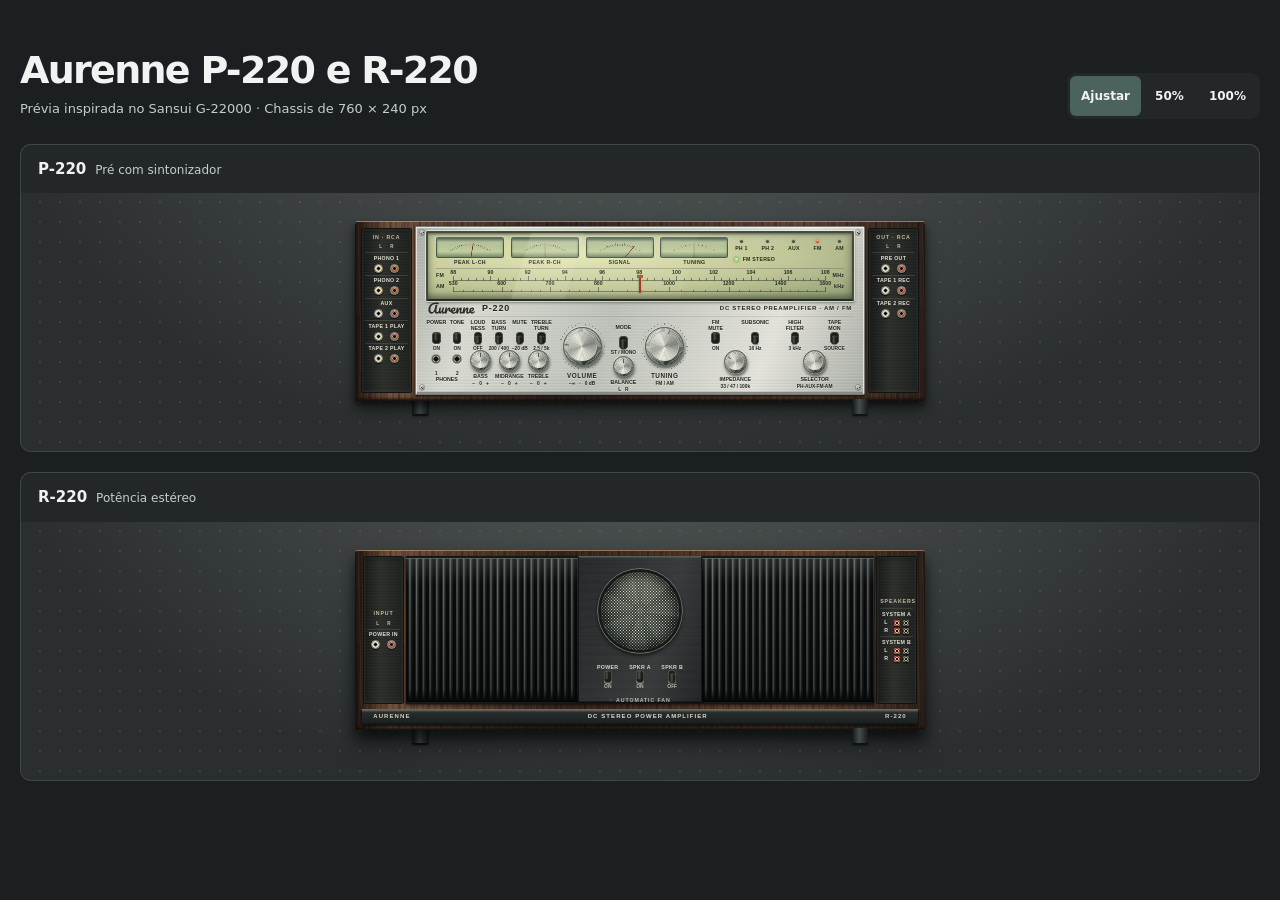
<file: standalone/aurenne-220-preview.html>
<!doctype html>
<html lang="pt-BR" data-ui-palette="graphite">
<head>
<meta charset="utf-8">
<meta name="viewport" content="width=device-width, initial-scale=1">
<title>Aurenne R-220 e P-220 · Prévia visual</title>
<link rel="stylesheet" href="../styles/interface-palettes.css">
<link rel="stylesheet" href="../styles/equipment/aurenne-220.css">
<style>
  * { box-sizing: border-box; }
  body {
    margin: 0;
    background: var(--ui-side);
    color: var(--ui-text);
    font: 15px/1.5 var(--font-ui, system-ui, sans-serif);
  }
  main { width: min(100% - 40px, 1480px); margin: 0 auto; padding: 42px 0 40px; }
  .review-header {
    display: flex;
    justify-content: space-between;
    align-items: flex-end;
    flex-wrap: wrap;
    gap: 18px;
    margin-bottom: 25px;
  }
  h1, h2, p, figure { margin: 0; }
  h1 { font-size: clamp(26px, 4vw, 38px); font-weight: 680; letter-spacing: -.045em; }
  .review-header p { color: var(--ui-secondary); font-size: 13px; }
  .zoom-picker { display: flex; gap: 3px; padding: 3px; border-radius: 9px; background: var(--ui-top); }
  .zoom-picker button {
    min-width: 51px;
    min-height: 40px;
    padding: 0 11px;
    border: 0;
    border-radius: 6px;
    background: transparent;
    color: var(--ui-text);
    font: 600 12px/1 var(--font-ui, system-ui, sans-serif);
    cursor: pointer;
  }
  .zoom-picker button:hover { background: var(--ui-hover); }
  .zoom-picker button[aria-pressed="true"] { background: var(--ui-active); }
  .zoom-picker button:focus-visible, .preview-viewport:focus-visible {
    outline: 2px solid var(--ui-accent);
    outline-offset: 2px;
  }
  .previews {
    --scale: .75;
    display: grid;
    grid-template-columns: repeat(auto-fit, minmax(min(100%, calc(760px * var(--scale) + 46px)), 1fr));
    gap: 20px;
    align-items: start;
  }
  .preview {
    min-width: 0;
    border: 1px solid color-mix(in srgb, var(--ui-border) 42%, transparent);
    border-radius: 11px;
    overflow: hidden;
    background: var(--ui-top);
  }
  .preview figcaption {
    display: flex;
    align-items: baseline;
    flex-wrap: wrap;
    gap: 9px;
    padding: 13px 17px;
  }
  .preview h2 { font-size: 15px; font-weight: 700; }
  .preview figcaption p { color: var(--ui-secondary); font-size: 12px; }
  .preview-viewport {
    overflow: auto;
    padding: 28px 20px 35px;
    background:
      radial-gradient(circle, #9caaa826 1px, transparent 1.3px) center / 20px 20px,
      radial-gradient(ellipse at 50% -55%, #555c59, #2a2e2f 75%);
    scrollbar-color: var(--ui-border) var(--ui-top);
  }
  .equipment {
    position: relative;
    width: 760px;
    margin-inline: auto;
    padding-bottom: 20px;
    zoom: var(--scale);
  }
  .equipment::before, .equipment::after {
    /* Deployed canvas stack feet, outside the height of the chassis. */
    content: "";
    position: absolute;
    bottom: 0;
    width: 22px;
    height: 20px;
    border-radius: 0 0 3px 3px;
    border-bottom: 3px solid #111;
    background: linear-gradient(90deg, #131617, #454b4e 45%, #181b1d);
    box-shadow: 0 2px 2px #0003;
  }
  .equipment::before { left: 10%; }
  .equipment::after { right: 10%; }

  @media (max-width: 540px) {
    main { width: calc(100% - 24px); padding-top: 24px; }
    .preview-viewport { padding-inline: 11px; }
  }
</style>
</head>
<body>
<main>
  <header class="review-header">
    <div>
      <h1>Aurenne P-220 e R-220</h1>
      <p>Prévia inspirada no Sansui G-22000 · Chassis de 760 × 240 px</p>
    </div>
    <div class="zoom-picker" role="group" aria-label="Escala da prévia">
      <button type="button" data-scale="fit" aria-pressed="true">Ajustar</button>
      <button type="button" data-scale=".5" aria-pressed="false">50%</button>
      <button type="button" data-scale="1" aria-pressed="false">100%</button>
    </div>
  </header>

  <div class="previews">
    <figure class="preview">
      <figcaption><h2 id="preamp-label">P-220</h2><p>Pré com sintonizador</p></figcaption>
      <div class="preview-viewport" role="region" tabindex="0" aria-labelledby="preamp-label">
        <div class="equipment" data-preamp role="img" aria-label="Vista frontal do pré P-220, com escala AM e FM, quatro medidores e conectores nas laterais."></div>
      </div>
    </figure>

    <figure class="preview">
      <figcaption><h2 id="power-label">R-220</h2><p>Potência estéreo</p></figcaption>
      <div class="preview-viewport" role="region" tabindex="0" aria-labelledby="power-label">
        <div class="equipment" data-power role="img" aria-label="Vista frontal da potência R-220, com dissipadores verticais e grade circular do ventilador."></div>
      </div>
    </figure>
  </div>
</main>

<script src="../src/modules/aurenne-220-panel.js"></script>
<script>
  Aurenne220Panel.mount(document.querySelector("[data-preamp]"), "preAurenne220", { preview: true, assetBase: "../" });
  Aurenne220Panel.mount(document.querySelector("[data-power]"), "powerAurenne220", { preview: true, assetBase: "../" });

  const previews = document.querySelector(".previews");
  const zoomButtons = [...document.querySelectorAll("[data-scale]")];
  let selectedScale = "fit";
  function applyScale() {
    const width = previews.clientWidth;
    const padding = matchMedia("(max-width: 540px)").matches ? 24 : 42;
    const twoColumns = width >= 2 * (760 * .75 + 46) + 20;
    const fit = Math.min(.75, ((twoColumns ? (width - 20) / 2 : width) - padding) / 760);
    previews.style.setProperty("--scale", selectedScale === "fit" ? fit : selectedScale);
    zoomButtons.forEach(button => button.setAttribute("aria-pressed", String(button.dataset.scale === selectedScale)));
  }
  zoomButtons.forEach(button => button.addEventListener("click", () => {
    selectedScale = button.dataset.scale;
    applyScale();
  }));
  window.addEventListener("resize", applyScale);
  applyScale();
</script>
</body>
</html>
</file>
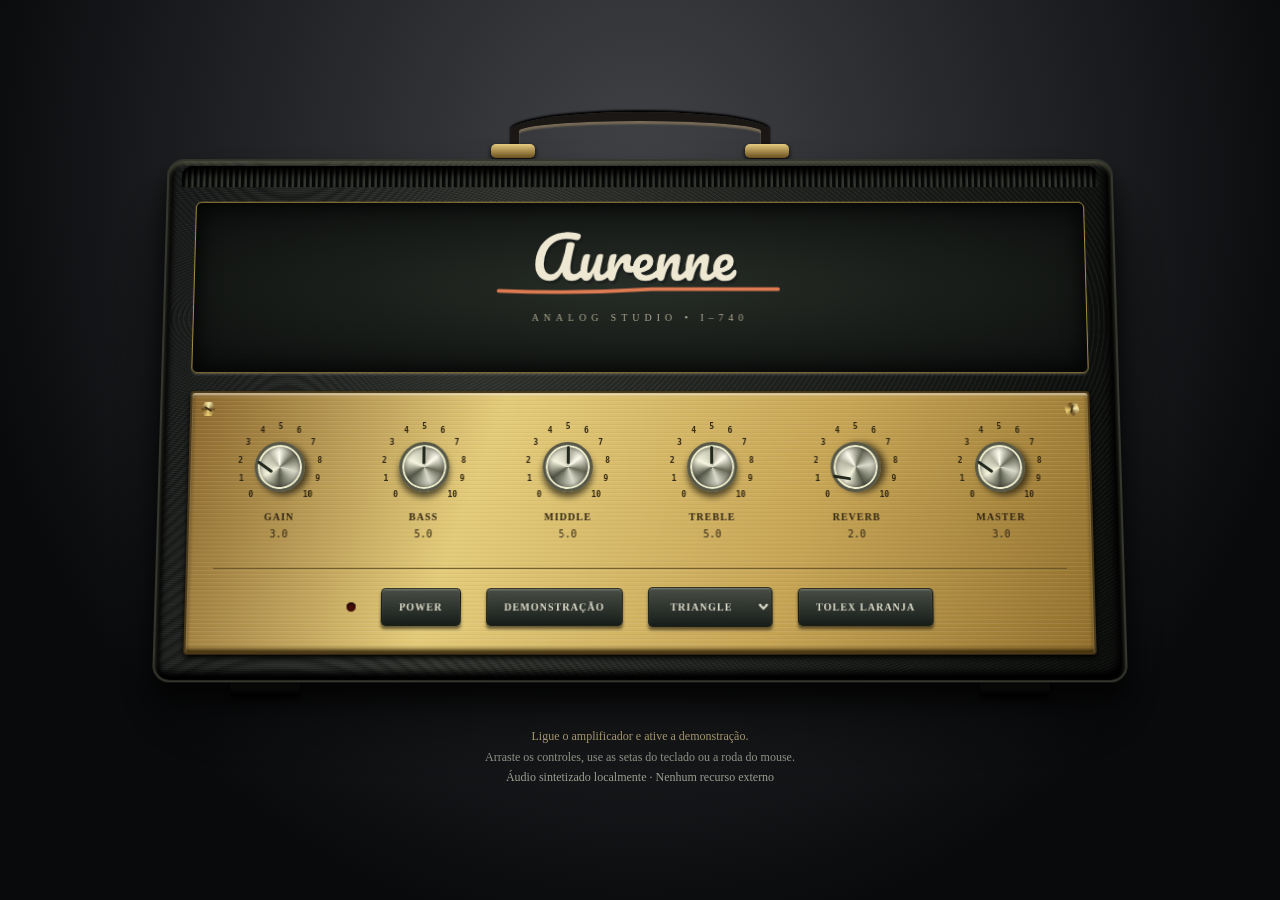
<file: standalone/aurenne-studio.html>
<!doctype html><html lang="pt-BR"><meta charset="utf-8"><meta name="viewport" content="width=device-width,initial-scale=1"><title>Aurenne · Analog Studio</title>
<style>
*{box-sizing:border-box}body{margin:0;min-height:100vh;background:radial-gradient(ellipse at 50% 20%,#414347,#090a0c 75%);color:#ddd;font:14px Georgia,serif;display:grid;place-items:center;padding:60px 24px}main{width:min(960px,100%)}.handle{position:relative;width:260px;height:38px;margin:0 auto 4px;border:9px solid #1b1714;border-bottom:0;border-radius:60% 60% 0 0;box-shadow:inset 0 3px 2px #796b56,0 -2px 2px #000}.handle:before,.handle:after{content:'';position:absolute;bottom:-8px;width:44px;height:14px;background:linear-gradient(#e9cf80,#715421);border-radius:5px;box-shadow:0 2px 4px #000}.handle:before{left:-28px}.handle:after{right:-28px}.case{position:relative;padding:34px 28px 25px;border-radius:17px;background:repeating-radial-gradient(ellipse at 13% 31%,#ffffff0c 0 1px,#0005 2px,#0000 3px 5px),linear-gradient(100deg,#171918,#30332e 35%,#090b09);border:2px solid #34372e;box-shadow:inset 0 3px 4px #b7b29166,inset 5px 0 5px #000, inset -7px -8px 6px #000,0 18px 22px #000b,0 45px 70px #0009;transform:perspective(1400px) rotateX(5deg)}.case:before{content:'';display:block;height:22px;margin:-29px -15px 15px;background:repeating-linear-gradient(90deg,#060807 0 3px,#353830 4px 6px);border-radius:10px 10px 0 0;box-shadow:inset 0 8px 9px #000}.brand{text-align:center;height:175px;padding:22px;border:1px solid #a58a42;border-radius:6px;background:radial-gradient(ellipse,#272d27,#0b0d0c);box-shadow:inset 0 0 25px #000,0 2px 2px #ffffff20}.brand h1{font:bold italic clamp(36px,7vw,66px) cursive;margin:0;color:#dddcd1;text-shadow:0 2px 1px #000,0 -1px 1px #fff}.brand p{letter-spacing:5px;font-size:10px;color:#afaa91}.panel{position:relative;margin-top:18px;padding:30px 25px 25px;border:2px solid #4c3917;border-radius:4px;color:#302613;background:repeating-linear-gradient(0deg,#ffffff16 0 1px,#00000009 1px 2px,transparent 2px 4px),linear-gradient(110deg,#8b672d,#e4cb79 32%,#c6a454 67%,#92702c);box-shadow:inset 0 2px 2px #fff8,inset 0 -3px 4px #332407,0 3px 5px #000}.screw{position:absolute;width:14px;height:14px;clip-path:polygon(25% 0,75% 0,100% 50%,75% 100%,25% 100%,0 50%);background:conic-gradient(#fff3b5,#705222,#edcf76,#654819,#ffe9a1);filter:drop-shadow(1px 2px 1px #000);top:9px;left:9px}.screw:after{content:'';position:absolute;inset:6px 3px;background:#3c301d;transform:rotate(30deg)}.screw:nth-child(2){left:auto;right:9px;transform:rotate(73deg)}.controls{display:grid;grid-template-columns:repeat(6,1fr);gap:15px}.control{text-align:center;min-width:0}.dial{position:relative;width:88px;height:88px;margin:auto}.dial span{position:absolute;left:39px;top:39px;width:10px;font:bold 8px monospace;transform:rotate(var(--a)) translateY(-40px) rotate(calc(-1 * var(--a)))}input[type=range]{appearance:none;position:absolute;inset:19px;width:50px;height:50px;margin:0;border-radius:50%;background:conic-gradient(from 15deg,#b6b5a3,#fffef0 35deg,#686957 90deg,#dadbca 145deg,#545747 220deg,#f5f5de 280deg,#b6b5a3);border:3px solid #575847;box-shadow:0 5px 6px #0009,inset 0 0 0 2px #eeedcd,inset 0 0 6px #000;cursor:ns-resize;transform:rotate(var(--angle,-135deg))}input[type=range]::-webkit-slider-thumb{appearance:none;width:3px;height:18px;background:#24291e;transform:translateY(-12px);border-radius:2px}input[type=range]::-moz-range-thumb{width:3px;height:18px;background:#24291e;border:0}input:focus-visible,button:focus-visible,select:focus-visible{outline:2px solid #f9f1bf;outline-offset:4px}label{display:block;font:bold 10px Georgia;letter-spacing:1px}output{display:block;font:10px monospace;margin-top:6px}.transport{display:flex;align-items:center;justify-content:center;gap:25px;margin-top:28px;padding-top:18px;border-top:1px solid #665326}button,select{font:bold 10px Georgia;letter-spacing:1px;color:#e0dfcc;background:linear-gradient(#484d45,#171d19);border:1px solid #151a13;border-radius:4px;padding:12px 17px;box-shadow:inset 0 1px 1px #ffffff55,0 3px 3px #0008;cursor:pointer}button[aria-pressed=true]{box-shadow:inset 0 3px 5px #000;background:#192019;color:#f8e7a8}.led{width:9px;height:9px;border-radius:50%;background:#420c08;box-shadow:inset 0 1px 2px #000}.on .led{background:#ff4830;box-shadow:0 0 5px #ff4a22,0 0 16px #ef311a}.feet{display:flex;justify-content:space-between;padding:0 70px}.feet i{width:70px;height:15px;background:linear-gradient(#101210,#30322b,#090a09);border-radius:0 0 7px 7px;box-shadow:0 5px 5px #000}footer{text-align:center;color:#a4a599;font:12px/1.7 Georgia;margin-top:32px}#status{min-height:20px;color:#d8c492}.orange .case{background:repeating-radial-gradient(ellipse at 13% 31%,#fff2 0 1px,#0005 2px,#0000 3px 5px),linear-gradient(100deg,#773207,#ca671d 35%,#8c3d0b)}@media(max-width:680px){.controls{grid-template-columns:repeat(3,1fr)}.transport{flex-wrap:wrap;gap:12px}.case{padding:25px 15px}.panel{padding:25px 8px}.brand{height:140px}}
.brand h1 svg{display:block;width:min(340px,100%);height:80px;margin:auto;color:#eee7d1;--brand-color-1:#de7b52;--brand-color-2:#702e39}</style><main><div class="handle"></div><section class="case" aria-label="Amplificador Aurenne I-740"><div class="brand"><h1 aria-label="Aurenne"><svg class="equipment-brand-logo" data-wordmark="AURENNE" viewBox="45 0 195 48" xmlns="http://www.w3.org/2000/svg" aria-hidden="true" focusable="false"><path d="M57 41Q102 43 150 40H226" fill="none" stroke="var(--brand-color-1,currentColor)" stroke-width="2.2" stroke-linecap="round"/><path d="M79.05 24.98Q79.05 19.63 81.34 15.08Q83.62 10.52 88.09 7.76Q92.56 5 98.82 5Q100.43 5 102.28 5.25Q104.13 5.49 105.64 5.98Q106.62 6.27 106.62 7.39Q106.62 8.31 105.94 9.11Q105.25 9.92 104.34 9.92Q104.06 9.92 103.92 9.89Q102.09 9.47 100.79 9.27Q99.48 9.08 98.04 9.08Q93.58 9.08 90.45 11.24Q87.32 13.41 85.77 16.96Q84.22 20.51 84.22 24.62Q84.22 27.61 85.4 29.25Q86.58 30.89 88.48 30.89Q90.62 30.89 92.24 29.13Q93.86 27.37 95.19 23.43Q96.53 19.49 97.83 12.74Q98.04 11.75 98.68 11.4Q99.31 11.05 100.36 11.05Q102.86 11.05 102.86 12.67Q102.86 12.95 102.75 13.37Q101.84 16.78 101.08 20.91Q100.33 25.05 100.33 27.19Q100.33 29.09 100.89 29.95Q101.45 30.81 102.61 30.81Q103.74 30.81 104.76 30.06Q105.78 29.3 107.33 27.47Q107.75 26.98 108.28 26.98Q108.73 26.98 109 27.4Q109.26 27.83 109.26 28.56Q109.26 29.94 108.59 30.74Q106.87 32.82 105.22 33.91Q103.56 35 101.17 35Q98.71 35 97.2 33.58Q95.69 32.15 95.3 29.55Q92.7 35 87.63 35Q85.21 35 83.25 33.8Q81.3 32.61 80.18 30.34Q79.05 28.07 79.05 24.98ZM106.41 29.9Q106.41 27.26 106.76 25.06Q107.12 22.87 107.92 20.4Q108.28 19.35 108.91 18.89Q109.54 18.43 110.91 18.43Q111.69 18.43 111.99 18.68Q112.29 18.93 112.29 19.42Q112.29 19.7 111.9 21.32Q111.55 22.62 111.34 23.68Q110.63 27.37 110.63 28.6Q110.63 29.34 110.81 29.64Q110.98 29.94 111.37 29.94Q111.9 29.94 112.69 28.88Q113.48 27.83 114.38 25.68Q115.28 23.53 116.12 20.4Q116.4 19.35 116.98 18.89Q117.56 18.43 118.72 18.43Q119.53 18.43 119.85 18.63Q120.16 18.82 120.16 19.35Q120.16 20.23 119.28 24.17Q118.3 28.67 118.3 29.72Q118.3 30.39 118.58 30.76Q118.86 31.13 119.32 31.13Q120.02 31.13 120.99 30.27Q121.96 29.41 123.58 27.47Q124 26.98 124.53 26.98Q124.98 26.98 125.25 27.4Q125.51 27.83 125.51 28.56Q125.51 29.97 124.84 30.74Q123.33 32.61 121.59 33.8Q119.85 35 117.63 35Q115.94 35 115.15 33.7Q114.36 32.4 114.36 30.04Q113.76 32.43 112.57 33.72Q111.37 35 110 35Q108.42 35 107.42 33.54Q106.41 32.08 106.41 29.9ZM122.73 29.09Q122.73 24.52 124.03 20.4Q124.35 19.38 125.07 18.91Q125.79 18.43 127.09 18.43Q127.8 18.43 128.08 18.61Q128.36 18.79 128.36 19.28Q128.36 19.84 127.83 21.81Q127.48 23.22 127.27 24.27Q127.06 25.33 126.92 26.88Q128.08 23.85 129.52 21.95Q130.96 20.05 132.35 19.24Q133.74 18.43 134.9 18.43Q137.19 18.43 137.19 20.72Q137.19 21.18 136.87 22.94Q136.59 24.34 136.59 24.7Q136.59 25.93 137.47 25.93Q138.45 25.93 140 24.38Q140.46 23.92 140.95 23.92Q141.41 23.92 141.67 24.33Q141.93 24.73 141.93 25.4Q141.93 26.7 141.23 27.44Q140.25 28.46 138.93 29.18Q137.61 29.9 136.13 29.9Q134.27 29.9 133.3 28.95Q132.33 28 132.33 26.38Q132.33 25.86 132.44 25.33Q132.51 24.62 132.51 24.38Q132.51 23.82 132.12 23.82Q131.59 23.82 130.73 24.99Q129.87 26.17 129.03 28.11Q128.18 30.04 127.66 32.19Q127.27 33.84 126.76 34.42Q126.25 35 125.16 35Q123.82 35 123.28 33.59Q122.73 32.19 122.73 29.09ZM155.33 28.56Q155.33 29.97 154.67 30.74Q153.36 32.33 150.99 33.66Q148.62 35 145.91 35Q142.22 35 140.18 33Q138.14 30.99 138.14 27.51Q138.14 25.08 139.16 22.99Q140.18 20.9 141.99 19.67Q143.8 18.43 146.08 18.43Q148.12 18.43 149.36 19.65Q150.59 20.86 150.59 22.94Q150.59 25.36 148.85 27.1Q147.1 28.85 142.95 29.87Q143.83 31.48 146.3 31.48Q147.88 31.48 149.9 30.38Q151.92 29.27 153.4 27.47Q153.82 26.98 154.35 26.98Q154.81 26.98 155.07 27.4Q155.33 27.83 155.33 28.56ZM142.39 27.05V27.12Q144.47 26.63 145.66 25.64Q146.86 24.66 146.86 23.36Q146.86 22.69 146.49 22.29Q146.12 21.88 145.49 21.88Q144.19 21.88 143.29 23.39Q142.39 24.91 142.39 27.05ZM152.56 29.09Q152.56 24.52 153.86 20.4Q154.17 19.38 154.89 18.91Q155.62 18.43 156.92 18.43Q157.62 18.43 157.9 18.61Q158.18 18.79 158.18 19.28Q158.18 19.84 157.66 21.81Q157.3 23.22 157.09 24.27Q156.88 25.33 156.74 26.88Q157.9 23.85 159.34 21.95Q160.79 20.05 162.17 19.24Q163.56 18.43 164.72 18.43Q167.01 18.43 167.01 20.72Q167.01 22.09 166.24 25.68Q165.57 28.74 165.57 29.72Q165.57 31.13 166.59 31.13Q167.29 31.13 168.26 30.27Q169.23 29.41 170.84 27.47Q171.27 26.98 171.79 26.98Q172.25 26.98 172.51 27.4Q172.78 27.83 172.78 28.56Q172.78 29.97 172.11 30.74Q170.6 32.61 168.86 33.8Q167.12 35 164.9 35Q163.11 35 162.19 33.96Q161.28 32.92 161.28 30.96Q161.28 29.97 161.77 27.44Q162.23 25.22 162.23 24.38Q162.23 23.82 161.84 23.82Q161.38 23.82 160.56 24.99Q159.73 26.17 158.87 28.11Q158.01 30.04 157.48 32.19Q157.09 33.84 156.58 34.42Q156.07 35 154.98 35Q153.65 35 153.1 33.59Q152.56 32.19 152.56 29.09ZM170 29.09Q170 24.52 171.3 20.4Q171.62 19.38 172.34 18.91Q173.06 18.43 174.36 18.43Q175.06 18.43 175.35 18.61Q175.63 18.79 175.63 19.28Q175.63 19.84 175.1 21.81Q174.75 23.22 174.54 24.27Q174.33 25.33 174.19 26.88Q175.35 23.85 176.79 21.95Q178.23 20.05 179.62 19.24Q181.01 18.43 182.17 18.43Q184.45 18.43 184.45 20.72Q184.45 22.09 183.68 25.68Q183.01 28.74 183.01 29.72Q183.01 31.13 184.03 31.13Q184.74 31.13 185.7 30.27Q186.67 29.41 188.29 27.47Q188.71 26.98 189.24 26.98Q189.7 26.98 189.96 27.4Q190.22 27.83 190.22 28.56Q190.22 29.97 189.55 30.74Q188.04 32.61 186.3 33.8Q184.56 35 182.34 35Q180.55 35 179.64 33.96Q178.72 32.92 178.72 30.96Q178.72 29.97 179.21 27.44Q179.67 25.22 179.67 24.38Q179.67 23.82 179.28 23.82Q178.83 23.82 178 24.99Q177.17 26.17 176.31 28.11Q175.45 30.04 174.92 32.19Q174.54 33.84 174.03 34.42Q173.52 35 172.43 35Q171.09 35 170.55 33.59Q170 32.19 170 29.09ZM200.95 29.62Q200.95 30.89 200.35 31.8Q199.37 33.31 197.77 34.16Q196.17 35 193.95 35Q190.57 35 188.71 32.98Q186.85 30.96 186.85 27.51Q186.85 25.08 187.87 22.99Q188.89 20.9 190.7 19.67Q192.51 18.43 194.79 18.43Q196.83 18.43 198.07 19.65Q199.3 20.86 199.3 22.94Q199.3 25.36 197.56 27.1Q195.81 28.85 191.63 29.87Q192.47 31.48 194.48 31.48Q195.92 31.48 196.85 30.81Q197.78 30.15 199.02 28.56Q199.44 28.04 199.96 28.04Q200.42 28.04 200.69 28.46Q200.95 28.88 200.95 29.62ZM191.1 27.05V27.12Q193.18 26.63 194.37 25.64Q195.57 24.66 195.57 23.36Q195.57 22.69 195.2 22.29Q194.83 21.88 194.2 21.88Q192.9 21.88 192 23.39Q191.1 24.91 191.1 27.05Z" fill="var(--brand-shadow,#141819)" opacity=".55" transform="translate(1.3 1.8)"/><path class="brand-wordmark" d="M79.05 24.98Q79.05 19.63 81.34 15.08Q83.62 10.52 88.09 7.76Q92.56 5 98.82 5Q100.43 5 102.28 5.25Q104.13 5.49 105.64 5.98Q106.62 6.27 106.62 7.39Q106.62 8.31 105.94 9.11Q105.25 9.92 104.34 9.92Q104.06 9.92 103.92 9.89Q102.09 9.47 100.79 9.27Q99.48 9.08 98.04 9.08Q93.58 9.08 90.45 11.24Q87.32 13.41 85.77 16.96Q84.22 20.51 84.22 24.62Q84.22 27.61 85.4 29.25Q86.58 30.89 88.48 30.89Q90.62 30.89 92.24 29.13Q93.86 27.37 95.19 23.43Q96.53 19.49 97.83 12.74Q98.04 11.75 98.68 11.4Q99.31 11.05 100.36 11.05Q102.86 11.05 102.86 12.67Q102.86 12.95 102.75 13.37Q101.84 16.78 101.08 20.91Q100.33 25.05 100.33 27.19Q100.33 29.09 100.89 29.95Q101.45 30.81 102.61 30.81Q103.74 30.81 104.76 30.06Q105.78 29.3 107.33 27.47Q107.75 26.98 108.28 26.98Q108.73 26.98 109 27.4Q109.26 27.83 109.26 28.56Q109.26 29.94 108.59 30.74Q106.87 32.82 105.22 33.91Q103.56 35 101.17 35Q98.71 35 97.2 33.58Q95.69 32.15 95.3 29.55Q92.7 35 87.63 35Q85.21 35 83.25 33.8Q81.3 32.61 80.18 30.34Q79.05 28.07 79.05 24.98ZM106.41 29.9Q106.41 27.26 106.76 25.06Q107.12 22.87 107.92 20.4Q108.28 19.35 108.91 18.89Q109.54 18.43 110.91 18.43Q111.69 18.43 111.99 18.68Q112.29 18.93 112.29 19.42Q112.29 19.7 111.9 21.32Q111.55 22.62 111.34 23.68Q110.63 27.37 110.63 28.6Q110.63 29.34 110.81 29.64Q110.98 29.94 111.37 29.94Q111.9 29.94 112.69 28.88Q113.48 27.83 114.38 25.68Q115.28 23.53 116.12 20.4Q116.4 19.35 116.98 18.89Q117.56 18.43 118.72 18.43Q119.53 18.43 119.85 18.63Q120.16 18.82 120.16 19.35Q120.16 20.23 119.28 24.17Q118.3 28.67 118.3 29.72Q118.3 30.39 118.58 30.76Q118.86 31.13 119.32 31.13Q120.02 31.13 120.99 30.27Q121.96 29.41 123.58 27.47Q124 26.98 124.53 26.98Q124.98 26.98 125.25 27.4Q125.51 27.83 125.51 28.56Q125.51 29.97 124.84 30.74Q123.33 32.61 121.59 33.8Q119.85 35 117.63 35Q115.94 35 115.15 33.7Q114.36 32.4 114.36 30.04Q113.76 32.43 112.57 33.72Q111.37 35 110 35Q108.42 35 107.42 33.54Q106.41 32.08 106.41 29.9ZM122.73 29.09Q122.73 24.52 124.03 20.4Q124.35 19.38 125.07 18.91Q125.79 18.43 127.09 18.43Q127.8 18.43 128.08 18.61Q128.36 18.79 128.36 19.28Q128.36 19.84 127.83 21.81Q127.48 23.22 127.27 24.27Q127.06 25.33 126.92 26.88Q128.08 23.85 129.52 21.95Q130.96 20.05 132.35 19.24Q133.74 18.43 134.9 18.43Q137.19 18.43 137.19 20.72Q137.19 21.18 136.87 22.94Q136.59 24.34 136.59 24.7Q136.59 25.93 137.47 25.93Q138.45 25.93 140 24.38Q140.46 23.92 140.95 23.92Q141.41 23.92 141.67 24.33Q141.93 24.73 141.93 25.4Q141.93 26.7 141.23 27.44Q140.25 28.46 138.93 29.18Q137.61 29.9 136.13 29.9Q134.27 29.9 133.3 28.95Q132.33 28 132.33 26.38Q132.33 25.86 132.44 25.33Q132.51 24.62 132.51 24.38Q132.51 23.82 132.12 23.82Q131.59 23.82 130.73 24.99Q129.87 26.17 129.03 28.11Q128.18 30.04 127.66 32.19Q127.27 33.84 126.76 34.42Q126.25 35 125.16 35Q123.82 35 123.28 33.59Q122.73 32.19 122.73 29.09ZM155.33 28.56Q155.33 29.97 154.67 30.74Q153.36 32.33 150.99 33.66Q148.62 35 145.91 35Q142.22 35 140.18 33Q138.14 30.99 138.14 27.51Q138.14 25.08 139.16 22.99Q140.18 20.9 141.99 19.67Q143.8 18.43 146.08 18.43Q148.12 18.43 149.36 19.65Q150.59 20.86 150.59 22.94Q150.59 25.36 148.85 27.1Q147.1 28.85 142.95 29.87Q143.83 31.48 146.3 31.48Q147.88 31.48 149.9 30.38Q151.92 29.27 153.4 27.47Q153.82 26.98 154.35 26.98Q154.81 26.98 155.07 27.4Q155.33 27.83 155.33 28.56ZM142.39 27.05V27.12Q144.47 26.63 145.66 25.64Q146.86 24.66 146.86 23.36Q146.86 22.69 146.49 22.29Q146.12 21.88 145.49 21.88Q144.19 21.88 143.29 23.39Q142.39 24.91 142.39 27.05ZM152.56 29.09Q152.56 24.52 153.86 20.4Q154.17 19.38 154.89 18.91Q155.62 18.43 156.92 18.43Q157.62 18.43 157.9 18.61Q158.18 18.79 158.18 19.28Q158.18 19.84 157.66 21.81Q157.3 23.22 157.09 24.27Q156.88 25.33 156.74 26.88Q157.9 23.85 159.34 21.95Q160.79 20.05 162.17 19.24Q163.56 18.43 164.72 18.43Q167.01 18.43 167.01 20.72Q167.01 22.09 166.24 25.68Q165.57 28.74 165.57 29.72Q165.57 31.13 166.59 31.13Q167.29 31.13 168.26 30.27Q169.23 29.41 170.84 27.47Q171.27 26.98 171.79 26.98Q172.25 26.98 172.51 27.4Q172.78 27.83 172.78 28.56Q172.78 29.97 172.11 30.74Q170.6 32.61 168.86 33.8Q167.12 35 164.9 35Q163.11 35 162.19 33.96Q161.28 32.92 161.28 30.96Q161.28 29.97 161.77 27.44Q162.23 25.22 162.23 24.38Q162.23 23.82 161.84 23.82Q161.38 23.82 160.56 24.99Q159.73 26.17 158.87 28.11Q158.01 30.04 157.48 32.19Q157.09 33.84 156.58 34.42Q156.07 35 154.98 35Q153.65 35 153.1 33.59Q152.56 32.19 152.56 29.09ZM170 29.09Q170 24.52 171.3 20.4Q171.62 19.38 172.34 18.91Q173.06 18.43 174.36 18.43Q175.06 18.43 175.35 18.61Q175.63 18.79 175.63 19.28Q175.63 19.84 175.1 21.81Q174.75 23.22 174.54 24.27Q174.33 25.33 174.19 26.88Q175.35 23.85 176.79 21.95Q178.23 20.05 179.62 19.24Q181.01 18.43 182.17 18.43Q184.45 18.43 184.45 20.72Q184.45 22.09 183.68 25.68Q183.01 28.74 183.01 29.72Q183.01 31.13 184.03 31.13Q184.74 31.13 185.7 30.27Q186.67 29.41 188.29 27.47Q188.71 26.98 189.24 26.98Q189.7 26.98 189.96 27.4Q190.22 27.83 190.22 28.56Q190.22 29.97 189.55 30.74Q188.04 32.61 186.3 33.8Q184.56 35 182.34 35Q180.55 35 179.64 33.96Q178.72 32.92 178.72 30.96Q178.72 29.97 179.21 27.44Q179.67 25.22 179.67 24.38Q179.67 23.82 179.28 23.82Q178.83 23.82 178 24.99Q177.17 26.17 176.31 28.11Q175.45 30.04 174.92 32.19Q174.54 33.84 174.03 34.42Q173.52 35 172.43 35Q171.09 35 170.55 33.59Q170 32.19 170 29.09ZM200.95 29.62Q200.95 30.89 200.35 31.8Q199.37 33.31 197.77 34.16Q196.17 35 193.95 35Q190.57 35 188.71 32.98Q186.85 30.96 186.85 27.51Q186.85 25.08 187.87 22.99Q188.89 20.9 190.7 19.67Q192.51 18.43 194.79 18.43Q196.83 18.43 198.07 19.65Q199.3 20.86 199.3 22.94Q199.3 25.36 197.56 27.1Q195.81 28.85 191.63 29.87Q192.47 31.48 194.48 31.48Q195.92 31.48 196.85 30.81Q197.78 30.15 199.02 28.56Q199.44 28.04 199.96 28.04Q200.42 28.04 200.69 28.46Q200.95 28.88 200.95 29.62ZM191.1 27.05V27.12Q193.18 26.63 194.37 25.64Q195.57 24.66 195.57 23.36Q195.57 22.69 195.2 22.29Q194.83 21.88 194.2 21.88Q192.9 21.88 192 23.39Q191.1 24.91 191.1 27.05Z" fill="currentColor" stroke="currentColor" stroke-width="0" stroke-linejoin="round"/></svg></h1><p>ANALOG STUDIO • I–740</p></div><div class="panel"><i class="screw"></i><i class="screw"></i><div class="controls" id="controls"></div><div class="transport"><span class="led" aria-hidden="true"></span><button id="power" aria-pressed="false">POWER</button><button id="play" aria-pressed="false">DEMONSTRAÇÃO</button><select id="wave" aria-label="Forma de onda"><option value="triangle">TRIANGLE</option><option value="sawtooth">SAWTOOTH</option><option value="sine">SINE</option></select><button id="finish" aria-pressed="false">TOLEX LARANJA</button></div></div></section><div class="feet"><i></i><i></i></div><footer><div id="status" role="status">Ligue o amplificador e ative a demonstração.</div>Arraste os controles, use as setas do teclado ou a roda do mouse.<br>Áudio sintetizado localmente · Nenhum recurso externo</footer></main>
<script>
'use strict';
const values={gain:3,bass:5,mid:5,treble:5,reverb:2,master:3},labels={gain:'GAIN',bass:'BASS',mid:'MIDDLE',treble:'TREBLE',reverb:'REVERB',master:'MASTER'};
let ctx,osc,amp,volume,bass,mid,treble,wet,delay,feedback,powered=false,playing=false;
for(const key of Object.keys(values)){const c=document.createElement('div');c.className='control';c.innerHTML='<div class="dial">'+Array.from({length:11},(_,i)=>'<span style="--a:'+(-135+i*27)+'deg">'+i+'</span>').join('')+'<input id="'+key+'" aria-label="'+labels[key]+'" type="range" min="0" max="10" step="0.1" value="'+values[key]+'"></div><label for="'+key+'">'+labels[key]+'</label><output for="'+key+'"></output>';document.getElementById('controls').append(c);const input=c.querySelector('input');const update=()=>{values[key]=+input.value;input.style.setProperty('--angle',(-135+values[key]*27)+'deg');c.querySelector('output').textContent=values[key].toFixed(1);sync()};input.addEventListener('input',update);input.addEventListener('wheel',e=>{e.preventDefault();input.value=+input.value+(e.deltaY<0?.1:-.1);update()},{passive:false});let start;input.addEventListener('pointerdown',e=>{e.preventDefault();start={y:e.clientY,v:+input.value};input.setPointerCapture(e.pointerId);input.focus()});input.addEventListener('pointermove',e=>{if(start){input.value=start.v+(start.y-e.clientY)/12;update()}});input.addEventListener('pointerup',()=>start=null);input.addEventListener('pointercancel',()=>start=null);input.style.touchAction='none';update()}
function init(){if(ctx)return;ctx=new AudioContext();osc=ctx.createOscillator();osc.type=document.getElementById('wave').value;osc.frequency.value=110;amp=ctx.createGain();bass=ctx.createBiquadFilter();bass.type='lowshelf';bass.frequency.value=180;mid=ctx.createBiquadFilter();mid.type='peaking';mid.frequency.value=1000;mid.Q.value=.7;treble=ctx.createBiquadFilter();treble.type='highshelf';treble.frequency.value=3200;volume=ctx.createGain();volume.gain.value=0;delay=ctx.createDelay();delay.delayTime.value=.17;wet=ctx.createGain();feedback=ctx.createGain();feedback.gain.value=.32;osc.connect(amp).connect(bass).connect(mid).connect(treble).connect(volume).connect(ctx.destination);treble.connect(delay).connect(wet).connect(volume);delay.connect(feedback).connect(delay);osc.start();sync()}
function sync(){if(!ctx)return;const set=(p,v)=>p.setTargetAtTime(v,ctx.currentTime,.035);set(amp.gain,.03+values.gain*.025);set(bass.gain,(values.bass-5)*2.4);set(mid.gain,(values.mid-5)*2.4);set(treble.gain,(values.treble-5)*2.4);set(wet.gain,values.reverb*.065);set(volume.gain,powered&&playing?values.master*.045:0)}
for(const id of ['power','play'])document.getElementById(id).onclick=async()=>{init();await ctx.resume();if(id==='power')powered=!powered;else playing=!playing;document.body.classList.toggle('on',powered);document.getElementById('power').setAttribute('aria-pressed',powered);document.getElementById('play').setAttribute('aria-pressed',playing);document.getElementById('status').textContent=!powered?'Amplificador desligado.':playing?'Demonstração ativa · ajuste o timbre.':'Amplificador ligado · demonstração pausada.';sync()};
document.getElementById('wave').onchange=e=>{if(osc)osc.type=e.target.value};document.getElementById('finish').onclick=e=>{const active=document.body.classList.toggle('orange');e.target.setAttribute('aria-pressed',active)};document.addEventListener('visibilitychange',()=>{if(ctx){if(document.hidden)ctx.suspend();else if(powered&&playing)ctx.resume()}});
</script></html>
</file>
<file: styles/interface-palettes.css>
/* Interface-only colors. Equipment artwork and the room never inherit these values. */
:root{
  --ui-top:#20262d;--ui-side:#181f26;--ui-panel:#202b35;--ui-control:#293743;--ui-hover:#344856;--ui-border:#526575;
  --ui-text:#edf3f6;--ui-secondary:#b5c5d0;--ui-muted:#93a8b6;--ui-active:#3d5a69;--ui-accent:#8bbfda;--ui-shadow:#0006;--ui-scheme:dark;
  --bg-panel:var(--ui-panel);
}
:root[data-ui-palette="light"]{--ui-top:#f4f5f5;--ui-side:#ebeeee;--ui-panel:#f8f9f9;--ui-control:#e2e8e9;--ui-hover:#d1dddf;--ui-border:#98aeb2;--ui-text:#203239;--ui-secondary:#3c555e;--ui-muted:#546f77;--ui-active:#c4dfe3;--ui-accent:#226c80;--ui-shadow:#243f482b;--ui-scheme:light;}
:root[data-ui-palette="sepia"],.home-menu{--ui-top:#eee4d1;--ui-side:#e6d9c1;--ui-panel:#f4ead7;--ui-control:#e1d2b9;--ui-hover:#d4c0a1;--ui-border:#a79375;--ui-text:#3c3024;--ui-secondary:#594634;--ui-muted:#705b42;--ui-active:#d7c3a2;--ui-accent:#865a2b;--ui-shadow:#54351e33;--ui-scheme:light;}
:root[data-ui-palette="graphite"]{--ui-top:#242729;--ui-side:#1c1f21;--ui-panel:#2b3032;--ui-control:#373e40;--ui-hover:#485052;--ui-border:#657174;--ui-text:#f0f3f2;--ui-secondary:#c2ceca;--ui-muted:#a1b0ab;--ui-active:#4c625d;--ui-accent:#a8d2bf;}
:root[data-ui-palette="midnight"]{--ui-top:#162338;--ui-side:#111c2c;--ui-panel:#1c2d43;--ui-control:#273f59;--ui-hover:#36536f;--ui-border:#526e8b;--ui-text:#eef5ff;--ui-secondary:#c1d2e4;--ui-muted:#9cb4cc;--ui-active:#355d7d;--ui-accent:#9dcdf1;}
/* Room materials and lighting: charcoal/walnut studio, limestone listening room, brick/concrete loft. */
:root[data-ui-palette="scene-studioIllustrated-dawn"]{--ui-top:#2e2d30;--ui-side:#252528;--ui-panel:#353438;--ui-control:#414145;--ui-hover:#515156;--ui-border:#77757a;--ui-text:#f2efec;--ui-secondary:#d1cbc7;--ui-muted:#b8b0aa;--ui-active:#514943;--ui-accent:#d8b396;--ui-shadow:#10111766;--ui-scheme:dark;}
:root[data-ui-palette="scene-listeningIllustrated-dawn"]{--ui-top:#e9ded1;--ui-side:#ded0c0;--ui-panel:#f3e8da;--ui-control:#d9c9b6;--ui-hover:#cab79f;--ui-border:#a18b72;--ui-text:#3e352c;--ui-secondary:#5d4e3c;--ui-muted:#71614d;--ui-active:#c6c6aa;--ui-accent:#46583b;--ui-shadow:#523d2938;--ui-scheme:light;}
:root[data-ui-palette="scene-loftIllustrated-dawn"]{--ui-top:#e1ddda;--ui-side:#d4ceca;--ui-panel:#eeebe7;--ui-control:#d0c8c0;--ui-hover:#bfb3a8;--ui-border:#9d8979;--ui-text:#3c3430;--ui-secondary:#594a40;--ui-muted:#6b5b50;--ui-active:#d1b4a1;--ui-accent:#7c442e;--ui-shadow:#42362e38;--ui-scheme:light;}
:root[data-ui-palette="scene-studioIllustrated-dusk"]{--ui-top:#342b27;--ui-side:#28221f;--ui-panel:#3d312a;--ui-control:#4b3c31;--ui-hover:#5c4838;--ui-border:#8d735b;--ui-text:#fff1df;--ui-secondary:#e4cbb0;--ui-muted:#cbb196;--ui-active:#66462d;--ui-accent:#f0bb75;--ui-shadow:#1b0e096b;--ui-scheme:dark;}
:root[data-ui-palette="scene-listeningIllustrated-dusk"]{--ui-top:#e6c49b;--ui-side:#daba92;--ui-panel:#f1d5b2;--ui-control:#d8b48a;--ui-hover:#c9a173;--ui-border:#a9875c;--ui-text:#3c2a1d;--ui-secondary:#5b4028;--ui-muted:#6c4d30;--ui-active:#cba477;--ui-accent:#693c1a;--ui-shadow:#60371945;--ui-scheme:light;}
:root[data-ui-palette="scene-loftIllustrated-dusk"]{--ui-top:#44312b;--ui-side:#332722;--ui-panel:#4b3730;--ui-control:#5c4438;--ui-hover:#6c5040;--ui-border:#9e7e63;--ui-text:#fff0dd;--ui-secondary:#ead0b3;--ui-muted:#cfb296;--ui-active:#77523c;--ui-accent:#f4bc83;--ui-shadow:#21110d75;--ui-scheme:dark;}
:root[data-ui-palette="scene-studioIllustrated-night"]{--ui-top:#1c222d;--ui-side:#141a24;--ui-panel:#252d3a;--ui-control:#333d4d;--ui-hover:#424f61;--ui-border:#65748b;--ui-text:#edf1f8;--ui-secondary:#c4cddd;--ui-muted:#a6b3c9;--ui-active:#3a4d68;--ui-accent:#a8c2e7;--ui-shadow:#0508118c;--ui-scheme:dark;}
:root[data-ui-palette="scene-listeningIllustrated-night"]{--ui-top:#292b31;--ui-side:#202228;--ui-panel:#32353c;--ui-control:#40444c;--ui-hover:#4f555f;--ui-border:#747d8b;--ui-text:#f0f1f4;--ui-secondary:#cbd0d8;--ui-muted:#b0b8c5;--ui-active:#50545f;--ui-accent:#bacce7;--ui-shadow:#0d111c80;--ui-scheme:dark;}
:root[data-ui-palette="scene-loftIllustrated-night"]{--ui-top:#222833;--ui-side:#1a202b;--ui-panel:#2b333f;--ui-control:#394451;--ui-hover:#495766;--ui-border:#6a7e94;--ui-text:#f1f3f7;--ui-secondary:#c7d0db;--ui-muted:#abb9ca;--ui-active:#4b515c;--ui-accent:#e0b28a;--ui-shadow:#070b1685;--ui-scheme:dark;}

/* The application chrome, sidebars and settings inherit their current palette. */
#app-topbar{background:var(--ui-top)!important;border-color:var(--ui-border)!important;color:var(--ui-text)!important;}
#app-topbar :is(.text-gray-100,.text-gray-200,.text-gray-300){color:var(--ui-text)!important;}
#app-topbar .canvas-tools,#app-topbar .canvas-tools button{color:var(--ui-secondary);}
#app-topbar .canvas-tools button:hover:not(:disabled),#app-topbar .canvas-tools button:focus-visible{background:var(--ui-hover);color:var(--ui-text);}
#app-topbar .canvas-tools #zoom-label,#app-topbar .canvas-tools .selection-hint{color:var(--ui-secondary);}
#equipment-catalog,#inspector{background:var(--ui-side)!important;border-color:var(--ui-border)!important;color:var(--ui-text);color-scheme:var(--ui-scheme);}
#equipment-catalog .catalog-item{background:var(--ui-panel);border-color:var(--ui-border);color:var(--ui-text);}
#equipment-catalog .catalog-item:hover{background:var(--ui-hover);border-color:var(--ui-accent);}
#equipment-catalog .catalog-item>span{color:var(--ui-text)!important;}
#equipment-catalog .catalog-item svg{color:var(--ui-secondary)!important;}
#equipment-catalog h3,#equipment-catalog .touch-catalog-hint{color:var(--ui-secondary)!important;}
#equipment-catalog :is(input[type=search],.catalog-search){background:var(--ui-control)!important;color:var(--ui-text)!important;border-color:transparent!important;}

#equipment-catalog .catalog-search>button{background:transparent!important;color:var(--ui-muted)!important;box-shadow:none!important;}
#equipment-catalog .catalog-search>button:hover{color:var(--ui-text)!important;}
#equipment-catalog .catalog-search>input[type=search]{border:0!important;outline:0!important;box-shadow:none!important;background:transparent!important;}
#equipment-catalog .catalog-search>input[type=search]:focus-visible{outline:0!important;box-shadow:none!important;}
#equipment-catalog input[type=search]::placeholder{color:var(--ui-muted);opacity:1;}
#inspector>.inspector-panel-header,#inspector-empty{background:var(--ui-side);border-color:var(--ui-border);color:var(--ui-secondary)!important;}
#inspector .inspector-panel-header>span{color:var(--ui-text);}
#inspector-content{color:var(--ui-text);}
#inspector-content :is(.text-gray-100,.text-gray-200,.text-gray-300){color:var(--ui-text)!important;}
#inspector-content :is(.text-gray-400,.text-gray-500){color:var(--ui-secondary)!important;}
#inspector-content :is(.border-gray-700,.border-gray-800){border-color:var(--ui-border)!important;}
#inspector-content :is(.sonic-profile,.sonic-signature-panel,.model-specs,.headphone-output-specs,.port-signal-panel,.listening-output-controls,.ai-inspector,.spectrum-panel,.signal-history-panel,.spotify-coverflow-inspector){border-color:var(--ui-border);}
#inspector-content :is(.sonic-profile,.sonic-signature-panel,.model-specs,.headphone-output-specs,.port-signal-panel,.listening-output-controls,.ai-inspector,.spectrum-panel,.signal-history-panel,.spotify-coverflow-inspector){background:var(--ui-panel);color:var(--ui-text);}
#inspector-content :is(.sonic-profile-title,.sonic-trait-label,.sonic-signature-panel h3,.port-signal-panel h3,.port-signal-row strong,.model-specs-heading,.headphone-output-heading,.ai-inspector h3,.signal-history-panel summary){color:var(--ui-text);}
#inspector-content :is(.sonic-trait-extremes,.sonic-trait-extremes>span:nth-child(2),.sonic-profile-note,.port-signal-row small,.ai-inspector p,.ai-inspector small,.signal-history-panel>small,.signal-history-legend small,.signal-history-reading small){color:var(--ui-secondary);}
#inspector-content :is(.model-spec,.sonic-band,.headphone-output-specs dl>div){background:var(--ui-control);border-color:var(--ui-border);}
#inspector-content :is(.model-spec dt,.headphone-output-specs dt,.sonic-band-name){color:var(--ui-secondary);}
#inspector-content :is(.model-spec dd,.headphone-output-specs dd,.signal-history-reading output){color:var(--ui-text);}
#inspector-content .port-signal-direction{background:var(--ui-panel);border-color:var(--ui-border);color:var(--ui-secondary);}
#inspector-content :is(.tt-insp-btn,button:not(.signal-history-name)):not([data-state=protection]){background:var(--ui-control)!important;border-color:var(--ui-border)!important;color:var(--ui-text)!important;}
#inspector-content :is(.tt-insp-btn,button):is(.is-on,[aria-pressed=true]){background:var(--ui-active)!important;border-color:var(--ui-accent)!important;color:var(--ui-text)!important;}
#inspector-content :is(.tt-insp-btn,button):hover:not(:disabled){background:var(--ui-hover)!important;}
#inspector-content .sonic-trait-dot,#inspector-content .sonic-band-dots i{background:var(--ui-control);border-color:var(--ui-border);}
#inspector-content .sonic-trait-dot.is-active,#inspector-content .sonic-band-dots i.is-active{background:var(--ui-accent);border-color:var(--ui-text);}
.app-settings{color:var(--ui-text);}
.app-settings>summary,.sidebar-pin,.sidebar-edge-tab,.mobile-inspector-close,.mobile-panel-controls button{background:var(--ui-control)!important;border-color:var(--ui-border)!important;color:var(--ui-text)!important;}
.app-settings>summary:hover,.app-settings[open]>summary,.mobile-panel-controls button:hover{background:var(--ui-hover)!important;}
.app-settings-content{background:var(--ui-side);border-color:var(--ui-border);color:var(--ui-text);box-shadow:0 12px 36px var(--ui-shadow);color-scheme:var(--ui-scheme);}
.app-settings-content :is(.settings-group,.language-setting){background:var(--ui-panel);border-color:var(--ui-border);color:var(--ui-text);}
.app-settings-content :is(.settings-group>summary,.canvas-theme-control,.connection-help-setting,.language-setting){color:var(--ui-text);}
.app-settings-content :is(.settings-group>summary svg,.settings-group>summary::after,.connection-help-setting small,.settings-particle-control small,.room-settings p,.headphone-calibration-setting p,.listening-level-settings p){color:var(--ui-secondary);}
.app-settings-content .settings-group-content{border-color:var(--ui-border);}
.app-settings-content :is(button,select):not(#clear-system){background:var(--ui-control);border-color:var(--ui-border);color:var(--ui-text);color-scheme:var(--ui-scheme);}
.app-settings-content :is(button,select):not(#clear-system):hover:not(:disabled){background:var(--ui-hover);border-color:var(--ui-accent);}
.app-settings-content :is(.settings-icon-options button,.language-options .language-choice)[aria-pressed=true]{background:var(--ui-active);border-color:var(--ui-accent);color:var(--ui-text);}
.app-settings-content .language-options{background:var(--ui-side);border-color:var(--ui-border);}
:is(#inspector-content,.app-settings-content,.headphone-calibration-dialog){--menu-slider-track:var(--ui-border);--menu-slider-thumb:var(--ui-accent);}
.app-select-trigger,.app-settings-content .app-select-trigger{background:var(--ui-control)!important;border-color:var(--ui-border)!important;color:var(--ui-text)!important;}
.app-select-popup{background:var(--ui-panel);border-color:var(--ui-border);color:var(--ui-text);scrollbar-color:var(--ui-border) var(--ui-panel);}
.app-select-popup :is([role=option],button){color:var(--ui-text);}
.app-select-popup :is([role=option],button):is(:hover,[aria-selected=true]){background:var(--ui-active);color:var(--ui-text);}
:is(.app-confirm-dialog,.tutorial-dialog,.headphone-calibration-dialog){background:var(--ui-panel);border-color:var(--ui-border);color:var(--ui-text);}
:is(.app-confirm-dialog,.tutorial-dialog,.headphone-calibration-dialog) :is(h1,h2,h3,p){color:var(--ui-text);}
:is(.app-confirm-dialog,.tutorial-dialog,.headphone-calibration-dialog) button:not([data-dialog-accept].is-danger),.tutorial-bar button{background:var(--ui-control);border-color:var(--ui-border);color:var(--ui-text);}
.tutorial-bar{background:var(--ui-side);border-color:var(--ui-border);color:var(--ui-text);}
.sidebar-pin:focus-visible,.sidebar-edge-tab:focus-visible,:is(#equipment-catalog,#inspector,.app-settings-content) button:focus-visible{outline-color:var(--ui-accent);}
/* Shared hardware inspector gives every section a card background. */
#inspector-content[data-hardware-panel] section{background:var(--ui-panel);border-color:var(--ui-border)!important;color:var(--ui-text);}
#inspector-content .sonic-band-state{color:var(--ui-secondary)!important;}
#inspector-content .spotify-track-panel{background:var(--ui-panel);border-color:var(--ui-border);color:var(--ui-text);}
#inspector-content :is(.spotify-track-album,.spotify-track-title,.spotify-track-number,.spotify-track-item time){color:var(--ui-secondary);}
/* The spectrum is an inspector visualization, so its surface and labels follow the UI palette. */
#inspector-content .spectrum-panel{background:var(--ui-panel)!important;border-color:var(--ui-border)!important;color:var(--ui-text)!important;}
#inspector-content .spectrum-selectors label,#inspector-content #spectrum-description{color:var(--ui-secondary)!important;}
#inspector-content .spectrum-selectors select{background:var(--ui-control)!important;border-color:var(--ui-border)!important;color:var(--ui-text)!important;color-scheme:var(--ui-scheme);}
#inspector-content .spectrum-legend{color:var(--ui-secondary);}
#inspector-content .spectrum-legend [data-series="input"]::before{border-color:var(--ui-muted);}
#inspector-content .spectrum-legend [data-series="output"]::before{border-color:var(--ui-accent);}
#inspector-content #audio-spectrum{background:var(--ui-control)!important;border-color:var(--ui-border)!important;}
/* Native custom dropdowns and their selected/highlighted rows. */
.app-select-popup .app-select-option{color:var(--ui-text);}
.app-select-popup .app-select-option[aria-selected="true"]{background:var(--ui-active);color:var(--ui-text);}
.app-select-popup .app-select-option.is-highlighted{background:var(--ui-hover);color:var(--ui-text);}
.app-settings-content .settings-group>summary::after{color:var(--ui-secondary);}

/* Ease palette changes across interface surfaces and text, without animating device artwork. */
:root{--ui-palette-duration:420ms;--ui-palette-easing:cubic-bezier(.22,.61,.36,1);}
:root[data-ui-palette] :is(#app-topbar,#equipment-catalog,#inspector,#inspector-empty,#inspector-content,.inspector-panel-header,.catalog-item,.catalog-item>span,.catalog-item svg,.app-settings>summary,.app-settings-content,.app-settings-content *,#app-topbar .canvas-tools button,.mobile-panel-controls button,.sidebar-pin,.sidebar-edge-tab,.tutorial-bar,.tutorial-bar button,.app-select-trigger,.app-select-popup,.app-select-option,.app-confirm-dialog,.tutorial-dialog,.headphone-calibration-dialog,.spectrum-panel,#audio-spectrum){
  transition:background-color var(--ui-palette-duration) var(--ui-palette-easing),color var(--ui-palette-duration) var(--ui-palette-easing),border-color var(--ui-palette-duration) var(--ui-palette-easing),outline-color var(--ui-palette-duration) var(--ui-palette-easing),box-shadow var(--ui-palette-duration) var(--ui-palette-easing);
}
@media(prefers-reduced-motion:reduce){:root[data-ui-palette] :is(#app-topbar,#equipment-catalog,#inspector,#inspector-empty,#inspector-content,.inspector-panel-header,.catalog-item,.catalog-item>span,.catalog-item svg,.app-settings>summary,.app-settings-content,.app-settings-content *,#app-topbar .canvas-tools button,.mobile-panel-controls button,.sidebar-pin,.sidebar-edge-tab,.tutorial-bar,.tutorial-bar button,.app-select-trigger,.app-select-popup,.app-select-option,.app-confirm-dialog,.tutorial-dialog,.headphone-calibration-dialog,.spectrum-panel,#audio-spectrum){transition-duration:0s;}}

/* Quiet UI surfaces: hierarchy comes from spacing, tone and soft depth, not heavy outlines. */
#equipment-catalog .catalog-item{border-color:color-mix(in srgb,var(--ui-border) 34%,var(--ui-panel));box-shadow:0 1px 3px var(--ui-shadow);}
#equipment-catalog .catalog-item:hover{border-color:transparent;box-shadow:0 3px 10px var(--ui-shadow);}
#inspector-content[data-hardware-panel] section,
#inspector-content :is(.sonic-profile,.sonic-signature-panel,.model-specs,.headphone-output-specs,.port-signal-panel,.listening-output-controls,.ai-inspector,.spectrum-panel,.signal-history-panel,.spotify-coverflow-inspector,.spotify-track-panel){border-color:transparent!important;box-shadow:0 1px 5px var(--ui-shadow);}
#inspector-content :is(.model-spec,.sonic-band,.headphone-output-specs dl>div){border-color:transparent!important;box-shadow:0 1px 3px var(--ui-shadow);}
#inspector-content :is(button,.tt-insp-btn):not([data-state=protection]){border-color:transparent!important;box-shadow:0 1px 3px var(--ui-shadow);}
#inspector-content :is(button,.tt-insp-btn):is(.is-on,[aria-pressed=true]){box-shadow:0 2px 7px var(--ui-shadow),inset 0 0 0 1px color-mix(in srgb,var(--ui-accent) 30%,transparent);}
.app-settings-content :is(.settings-group,.language-setting){border-color:transparent;box-shadow:0 1px 5px var(--ui-shadow);}
.app-settings-content :is(button,select):not(#clear-system){border-color:transparent;box-shadow:0 1px 3px var(--ui-shadow);}
.app-select-trigger,.app-select-popup,.app-confirm-dialog,.tutorial-dialog,.headphone-calibration-dialog,.tutorial-bar{border-color:color-mix(in srgb,var(--ui-border) 40%,transparent);box-shadow:0 8px 28px var(--ui-shadow);}
#inspector[data-floating="true"]{border-color:transparent;}
#inspector .inspector-panel-header{border-color:color-mix(in srgb,var(--ui-border) 30%,transparent);}
/* Keep a clear keyboard focus ring and semantic signal states. */
:is(#equipment-catalog,#inspector,.app-settings-content,.tutorial-bar) :is(button,input,select,summary):focus-visible{outline:2px solid var(--ui-accent);outline-offset:2px;}

/* Final border reset: keep surfaces and spacing as the visual grouping cues. */
#app-topbar,#equipment-catalog,#inspector,#inspector-empty,#inspector-content,
#equipment-catalog .catalog-item,#inspector-content section,#inspector-content .model-spec,
#inspector-content .sonic-band,#inspector-content .headphone-output-specs dl>div,
#inspector-content .sonic-profile,#inspector-content .sonic-signature-panel,#inspector-content .model-specs,
#inspector-content .headphone-output-specs,#inspector-content .port-signal-panel,#inspector-content .listening-output-controls,
#inspector-content .ai-inspector,#inspector-content .spectrum-panel,#inspector-content .signal-history-panel,
#inspector-content .spotify-coverflow-inspector,#inspector-content .spotify-track-panel,
#inspector-content button:not(.signal-history-name),.app-settings-content button,.app-settings-content select,
.app-settings-content .settings-group,.app-settings-content .language-setting,.app-select-trigger,.app-select-popup,
.app-confirm-dialog,.tutorial-dialog,.headphone-calibration-dialog,.tutorial-bar,.tutorial-bar button,
#inspector[data-floating="true"]{border-color:transparent!important;}
#equipment-catalog .catalog-item,#inspector-content section,#inspector-content .model-spec,
#inspector-content .sonic-band,#inspector-content .headphone-output-specs dl>div,
.app-settings-content .settings-group,.app-settings-content .language-setting{border-width:0!important;}
#equipment-catalog .catalog-item{box-shadow:0 2px 8px var(--ui-shadow);}
#inspector-content section{box-shadow:none!important;}
#inspector-content[data-hardware-panel] section{border-color:transparent!important;border-width:0!important;box-shadow:none!important;}
#inspector-content :is(.tt-insp-btn,button:not(.signal-history-name)):not([data-state=protection]){border-color:transparent!important;}
#inspector-content :is(.tt-insp-btn,button):is(.is-on,[aria-pressed=true]){border-color:transparent!important;}
/* OFF stays close to the card surface; ON uses the active palette accent. */
#equipment-catalog .catalog-favorite{display:grid;place-items:center;color:var(--ui-muted);opacity:1;text-shadow:none;}
#equipment-catalog .catalog-favorite svg{width:16px;height:16px;overflow:visible;}
#equipment-catalog .catalog-favorite path{stroke:none!important;stroke-width:0!important;fill:color-mix(in srgb,var(--ui-panel) 88%,var(--ui-muted));transition:fill .18s ease;}
#equipment-catalog .catalog-favorite[aria-pressed="true"] path{fill:var(--ui-accent);}
#equipment-catalog .catalog-favorite:hover{transform:scale(1.12);}
@media(prefers-reduced-motion:reduce){#equipment-catalog .catalog-favorite path{transition:none;}}
/* Device silhouettes use separate palette colors for persistent selection and mouse hover. */
@media(hover:hover) and (pointer:fine){
  #audio-world>.device-node:not(.equipment-dragging):not(.selected):hover{filter:drop-shadow(var(--atmosphere-shadow,0 2px 1.5px rgb(0 0 0 / .36))) drop-shadow(0 0 1.5px var(--ui-muted)) drop-shadow(0 0 3px color-mix(in srgb,var(--ui-muted) 48%,transparent));}
}
#audio-world>.device-node.selected:not(.equipment-dragging){filter:drop-shadow(var(--atmosphere-shadow,0 2px 1.5px rgb(0 0 0 / .36))) drop-shadow(0 0 1.5px var(--ui-accent)) drop-shadow(0 0 3.5px color-mix(in srgb,var(--ui-accent) 58%,transparent));}
/* Equipment parameter buttons communicate state with surface color, not outlines. */
#inspector-content button:not(.signal-history-name){border:0!important;outline-offset:3px;box-shadow:none!important;}
#inspector-content button:not(.signal-history-name):is(.is-on,.active,[aria-pressed="true"],[aria-selected="true"],[data-active="true"]){background:var(--ui-active)!important;color:var(--ui-text)!important;}
#inspector-content button:not(.signal-history-name):not(:is(.is-on,.active,[aria-pressed="true"],[aria-selected="true"],[data-active="true"])){background:var(--ui-control)!important;}
#inspector-content button:not(.signal-history-name):focus-visible{outline:2px solid var(--ui-accent)!important;}
#inspector-content button:is(.is-on,.active,[aria-pressed="true"],[aria-selected="true"],[data-active="true"]){border:0!important;outline:0!important;box-shadow:none!important;}
.app-settings-content .settings-color-dot{border:0!important;box-shadow:none!important;}
/* Linked equipment names in signal history read as text, without button surfaces. */
#inspector-content .signal-history-panel button.signal-history-name,
#inspector-content .signal-history-panel button.signal-history-name:hover{background:transparent!important;border:0!important;box-shadow:none!important;color:var(--ui-text)!important;}
#inspector-content .signal-history-panel button.signal-history-name:hover{color:var(--ui-accent)!important;}
/* Refined settings controls: language is a quiet segmented choice, toggles use a custom fill state. */
.app-settings-content .language-options{gap:5px;padding:0;border:0!important;background:transparent;}
.app-settings-content .language-options .language-choice{min-width:52px;min-height:42px;padding:0 14px;border:0!important;border-radius:11px;background:var(--ui-control);color:var(--ui-secondary);font-size:13px;letter-spacing:.035em;box-shadow:none!important;transition:background-color .18s ease,color .18s ease,transform .18s ease;}
.app-settings-content .language-options .language-choice:hover{background:var(--ui-hover)!important;color:var(--ui-text);transform:translateY(-1px);}
.app-settings-content .language-options .language-choice[aria-pressed="true"]{border:0!important;background:var(--ui-active)!important;color:var(--ui-text);box-shadow:inset 0 -2px var(--ui-accent)!important;}
.app-settings-content .language-options .language-choice:focus-visible{outline:2px solid var(--ui-accent);outline-offset:3px;}
.app-settings-content .connection-help-setting{position:relative;gap:13px;padding:14px;border:0!important;border-radius:12px;background:transparent!important;box-shadow:none!important;transition:transform .18s ease;}
.app-settings-content .connection-help-setting:hover{background:transparent!important;transform:translateY(-1px);}
.app-settings-content .connection-help-setting:has(input:checked){background:transparent!important;}
.app-settings-content .connection-help-setting input[type="checkbox"]{appearance:none;-webkit-appearance:none;display:grid;place-items:center;width:23px;height:23px;margin:1px 0 0;border:0;border-radius:6px;background:var(--ui-side);color:var(--ui-text);box-shadow:inset 0 0 0 1px color-mix(in srgb,var(--ui-muted) 35%,transparent);cursor:pointer;}
.app-settings-content .connection-help-setting input[type="checkbox"]::before{content:"";width:6px;height:11px;border:solid currentColor;border-width:0 2px 2px 0;transform:rotate(45deg) scale(0);transition:transform .12s ease;}
.app-settings-content .connection-help-setting input[type="checkbox"]:checked{background:var(--ui-accent);color:var(--ui-side);box-shadow:none;}
.app-settings-content .connection-help-setting input[type="checkbox"]:checked::before{transform:rotate(45deg) scale(1);}
.app-settings-content .connection-help-setting input[type="checkbox"]:focus-visible{outline:2px solid var(--ui-accent);outline-offset:3px;}
.app-settings-content .connection-help-setting strong{color:var(--ui-text);font-size:13px;}
.app-settings-content .connection-help-setting small{color:var(--ui-secondary);font-size:12px;line-height:1.5;}
/* Port and electrical status pills use their semantic fill colors without outlines. */
#inspector-content .signal-badge,
#inspector-content .electrical-channel,
#inspector-content .electrical-status-badge,
#inspector-content .electrical-current{border:0!important;}
#inspector-content .signal-badge i{box-shadow:none!important;}

/* Normalize remaining utility-colored values and native sliders to the active UI palette. */
#inspector-content :is(.text-blue-300,.text-blue-400,.text-sky-300,.text-sky-400),
#inspector-content output{color:var(--ui-accent)!important;}
#inspector-content [data-receiver-inspector-input][aria-pressed="true"]{background:var(--ui-active)!important;color:var(--ui-text)!important;}
#inspector-content input[type="range"]:not(.gain-spark-slider):not(.eq-slider):not(.hw-slider){accent-color:var(--ui-accent);}
#inspector-content input[type="range"]:not(.gain-spark-slider):not(.eq-slider):not(.hw-slider)::-webkit-slider-runnable-track{background:var(--ui-border)!important;}
#inspector-content input[type="range"]:not(.gain-spark-slider):not(.eq-slider):not(.hw-slider)::-webkit-slider-thumb{background:var(--ui-accent)!important;}
#inspector-content input[type="range"]:not(.gain-spark-slider):not(.eq-slider):not(.hw-slider)::-moz-range-track{background:var(--ui-border)!important;}
#inspector-content input[type="range"]:not(.gain-spark-slider):not(.eq-slider):not(.hw-slider)::-moz-range-thumb{background:var(--ui-accent)!important;}

/* Keep catalog chrome and secondary settings legible in every room palette. */
#equipment-catalog .catalog-panel-header{isolation:auto; background:transparent!important;border-color:transparent!important;box-shadow:none;backdrop-filter:none;-webkit-backdrop-filter:none;pointer-events:none;}
#equipment-catalog .catalog-panel-header::after{content:none;}
#equipment-catalog .catalog-panel-header .catalog-search{
  pointer-events:auto;
  background:color-mix(in srgb,var(--ui-control) 48%,transparent)!important;
  backdrop-filter:blur(28px) saturate(1.25);
  -webkit-backdrop-filter:blur(28px) saturate(1.25);
  box-shadow:inset 0 1px 0 color-mix(in srgb,var(--ui-text) 14%,transparent),inset 0 -1px 0 color-mix(in srgb,var(--ui-text) 6%,transparent);
}
@supports (backdrop-filter: url("#catalog-glass-refraction")) {
  #equipment-catalog .catalog-panel-header .catalog-search {backdrop-filter:blur(26px) url("#catalog-glass-refraction") saturate(1.25);}
}
.app-settings-content :is(.settings-particle-control,.listening-level-settings label){color:var(--ui-secondary);}
.app-settings-content :is(.headphone-calibration-setting strong,.listening-level-settings strong){color:var(--ui-text);}
.app-settings-content :is(.settings-particle-control output,.listening-level-settings output,.room-settings output){color:var(--ui-accent);}
.app-settings-content :is(.room-settings,.headphone-calibration-setting,.listening-level-settings){border-color:transparent;}

/* Flat button surfaces retain hover, selection and keyboard focus cues. */
.app-settings>summary,.sidebar-pin,.sidebar-edge-tab,.mobile-inspector-close,
.mobile-panel-controls button,.app-settings-content button,.app-select-trigger,.app-settings-content .app-select-trigger,
:is(.app-confirm-dialog,.tutorial-dialog,.headphone-calibration-dialog,.tutorial-bar) button,
.app-settings-content .settings-icon-options button[aria-pressed="true"]{background:var(--ui-active);color:var(--ui-text);box-shadow:none!important;}
:is(#equipment-catalog,#inspector,.app-settings,.app-select-popup,.app-confirm-dialog,.tutorial-dialog,.headphone-calibration-dialog,.tutorial-bar) :is(button,summary,[role="option"]):focus-visible{outline:2px solid var(--ui-accent)!important;outline-offset:2px;}
/* Inspector graphs share the surrounding palette instead of a fixed dark overlay. */
#inspector-content .sonic-curve-figure{background:var(--ui-control);border-color:transparent;}
#inspector-content .sonic-curve-graph text{fill:var(--ui-secondary);}
#inspector-content .sonic-curve-graph line{stroke:var(--ui-border);}
#inspector-content .sonic-curve-graph path{stroke:var(--ui-accent);}
#inspector>.mobile-inspector-close{background:var(--ui-control)!important;color:var(--ui-text)!important;}

/* Interface buttons use palette fills without visible borders in any state. */
:root[data-ui-palette] :is(#app-topbar,#equipment-catalog,#inspector,.app-settings-content,.app-select-popup,.tutorial-bar,.mobile-context-actions,.mobile-panel-controls,.app-confirm-dialog,.tutorial-dialog,.headphone-calibration-dialog) :is(button,summary,[role="button"]),
:root[data-ui-palette] .app-settings>summary,
:root[data-ui-palette] .app-select-trigger{
  border:0!important;border-color:transparent!important;box-shadow:none!important;
}
.app-settings-content .room-preset-buttons button{background:var(--ui-control)!important;color:var(--ui-secondary)!important;}
.app-settings-content .room-preset-buttons button[aria-pressed="true"]{background:var(--ui-active)!important;color:var(--ui-accent)!important;}

/* A single proportional drawing; category hit regions follow its geometry. */
.catalog-setup{margin:0 -4px 18px;color:var(--ui-secondary);}
.catalog-setup-scene{position:relative;aspect-ratio:1;isolation:isolate;}
.setup-room{position:absolute;inset:0;width:100%;height:100%;fill:none;stroke:var(--ui-muted);stroke-width:1;opacity:.42;}
.setup-room .setup-ground{fill:var(--ui-shadow);stroke:none;opacity:.3;}
#equipment-catalog .setup-object{position:absolute;padding:0;min-width:0;background:transparent;color:var(--ui-secondary);border:0;border-radius:4px;cursor:pointer;transition:color .18s,filter .18s;}
.setup-object svg{display:block;width:100%;height:100%;overflow:visible;fill:none;stroke:currentColor;stroke-width:1.5;stroke-linejoin:round;stroke-linecap:round;}
.setup-object svg .setup-top{fill:var(--ui-control);}
.setup-object svg .setup-face{fill:var(--ui-panel);}
.setup-object svg .setup-feet{fill:currentColor;stroke:none;}
.setup-object svg .setup-detail{fill:none;stroke-width:.8;opacity:.65;}
#equipment-catalog .setup-object:hover,#equipment-catalog .setup-object[aria-pressed="true"]{color:var(--ui-accent);filter:drop-shadow(0 2px 4px var(--ui-shadow));background:transparent;}
#equipment-catalog .setup-object[aria-pressed="true"] svg .setup-face{fill:var(--ui-active);}
#equipment-catalog .setup-all{position:absolute;left:45%;top:8.5%;box-sizing:border-box;width:15%;height:15%;min-height:0;aspect-ratio:1;padding:2.5%;background:transparent;color:var(--ui-muted);border:0;border-radius:6px;cursor:pointer;}
.setup-all svg{display:block;width:100%;height:100%;fill:none;stroke:currentColor;stroke-width:1.3;}
#equipment-catalog .setup-all:hover,#equipment-catalog .setup-all[aria-pressed="true"]{color:var(--ui-accent);background:var(--ui-control);}
#equipment-catalog .mobile-category-nav{display:none;}

@media(prefers-reduced-motion:reduce){#equipment-catalog .setup-object{transition:none;}}

/* Bottom catalog: the setup stays anchored while equipment scrolls sideways. */
#workspace-shell{--catalog-width:0px;--catalog-dock-height:224px;--setup-dock-width:200px;}
#workspace-shell #equipment-catalog{position:absolute!important;top:auto!important;bottom:var(--phone-nav-height,0px)!important;left:0;right:0;width:100%!important;height:var(--catalog-dock-height)!important;display:block;border-right:0;border-top:1px solid var(--ui-border);overflow:hidden;}
/* Paint beneath the dock cutouts while retaining the usable canvas dimensions. */
#workspace-shell #canvas{margin-left:0;margin-bottom:var(--catalog-dock-height);overflow:visible;clip-path:inset(0 0 calc(0px - var(--catalog-dock-height)) 0);}
#workspace-shell #canvas::before{content:"";position:absolute;inset:0 0 calc(0px - var(--catalog-dock-height));background:inherit;pointer-events:none;z-index:-1;}
#inspector-layer{left:0;bottom:calc(var(--catalog-dock-height) + var(--phone-nav-height,0px));}
#equipment-catalog .catalog-panel-header{position:absolute;top:0;left:0;right:auto;width:var(--setup-dock-width);height:48px;padding:8px!important;}
#equipment-catalog .catalog-search{min-height:32px;height:32px;}
#equipment-catalog>.catalog-setup{position:absolute;left:8px;bottom:4px;width:calc(var(--setup-dock-width) - 16px);margin:0;}
#equipment-catalog>.overflow-y-auto{position:absolute;left:var(--setup-dock-width);right:0;top:0;bottom:0;display:flex;align-items:flex-start;gap:20px;padding:16px!important;overflow-x:auto;overflow-y:hidden;overscroll-behavior-x:contain;scrollbar-width:thin;}
#equipment-catalog .catalog-category,#equipment-catalog .catalog-quick-access,#equipment-catalog .catalog-quick-access>.mb-6{flex:0 0 auto;margin:0;}
#equipment-catalog .catalog-quick-access{display:flex;gap:20px;}
#equipment-catalog .catalog-category[hidden],#equipment-catalog .catalog-quick-access[hidden]{display:none;}
#equipment-catalog .grid{display:flex;flex-wrap:nowrap;gap:12px;}
#equipment-catalog .catalog-item{width:128px;min-width:128px;height:156px;box-sizing:border-box;}
#equipment-catalog .catalog-category>h3{white-space:nowrap;}


/* A raised setup bay flows into the lower equipment tray. */
#workspace-shell{--catalog-dock-height:248px;--catalog-tray-inset:25px;--catalog-cutout-height:max(40px,var(--catalog-tray-inset));}
#workspace-shell #equipment-catalog{background:transparent!important;border:0!important;box-shadow:none!important;isolation:isolate;}
.catalog-dock-silhouette{position:absolute;inset:0;width:100%;height:100%;pointer-events:none;overflow:visible;filter:drop-shadow(0 -1px 2px color-mix(in srgb,var(--ui-shadow) 32%,transparent));z-index:-1;}
.catalog-dock-silhouette path{fill:var(--ui-side);stroke:color-mix(in srgb,var(--ui-secondary) 16%,var(--ui-side));stroke-width:1;vector-effect:non-scaling-stroke;}
#equipment-catalog .catalog-panel-header{top:12px;padding:8px 16px!important;}
#equipment-catalog>.catalog-setup{bottom:10px;}
#equipment-catalog>.overflow-y-auto{top:var(--catalog-tray-inset);border-radius:0;}


/* Inset equipment tiles leave breathing room inside the curved tray. */
#equipment-catalog>.overflow-y-auto{padding:18px 24px 20px!important;gap:24px;}
#equipment-catalog .catalog-category>h3,#equipment-catalog .catalog-quick-access h3{margin:0 0 12px;padding-left:4px;}
#equipment-catalog .grid{gap:12px;}
#equipment-catalog .catalog-item{flex:0 0 136px;width:136px;min-width:136px;height:144px;min-height:0;display:flex;flex-direction:column;justify-content:center;gap:14px;padding:24px 16px 16px!important;border:0;border-radius:18px;background:var(--ui-panel);box-shadow:inset 0 1px 0 color-mix(in srgb,var(--ui-secondary) 9%,transparent),0 3px 8px var(--ui-shadow);touch-action:pan-x;}
#equipment-catalog .catalog-item:hover{background:var(--ui-hover);box-shadow:inset 0 1px 0 color-mix(in srgb,var(--ui-accent) 20%,transparent),0 4px 10px var(--ui-shadow);}
#equipment-catalog .catalog-item>svg{flex:0 0 44px;width:56px;height:44px;}
#equipment-catalog .catalog-item>span{display:flex;align-items:center;justify-content:center;min-height:34px;line-height:1.4;font-size:12px;overflow-wrap:anywhere;}
#equipment-catalog .catalog-favorite{top:7px;right:7px;}

#equipment-catalog .catalog-category{padding-top:0;border-top:0;}

/* Shared spacing applies to interface chrome, never the equipment on the canvas. */
:root{
  --ui-space-xs:4px;--ui-space-sm:8px;--ui-space-md:12px;
  --ui-space-lg:16px;--ui-space-xl:24px;
  --ui-control-height:40px;--ui-icon-size:40px;
}
.app-settings-content{padding:var(--ui-space-lg);gap:var(--ui-space-md);scroll-padding-block:var(--ui-space-lg);}
.app-settings-content .settings-group>summary{min-height:48px;padding:var(--ui-space-md) var(--ui-space-lg);gap:var(--ui-space-md);}
.app-settings-content .settings-group-content{padding:var(--ui-space-lg);gap:var(--ui-space-lg);}
.app-settings-content .settings-group-content :is(.settings-theme-section,.settings-icon-control){gap:var(--ui-space-md);}
.app-settings-content :is(.language-options,.settings-icon-options){gap:var(--ui-space-sm);flex-wrap:wrap;}
.app-settings-content button:not(.app-select-trigger):not(#room-rain-enabled):not(#room-particle-enabled){box-sizing:border-box;height:auto;min-height:var(--ui-control-height);padding:10px var(--ui-space-md);line-height:1.4;white-space:normal;}
.app-select-trigger,.app-settings-content .app-select-trigger{height:auto;min-height:var(--ui-control-height);padding:10px var(--ui-space-md);gap:var(--ui-space-md);}
.app-select-trigger>span:first-child{min-width:0;overflow-wrap:anywhere;}
.app-select-popup{padding:var(--ui-space-sm);scroll-padding-block:var(--ui-space-sm);}
.app-select-option{min-height:var(--ui-control-height);padding:10px var(--ui-space-md);gap:var(--ui-space-md);}
#inspector-content{padding:var(--ui-space-lg);scroll-padding-block:var(--ui-space-lg);}
#inspector .inspector-panel-header{padding:var(--ui-space-md) var(--ui-space-lg);gap:var(--ui-space-md);}
#inspector-content .tt-insp-btn{box-sizing:border-box;height:auto;min-height:var(--ui-control-height);padding:10px var(--ui-space-md);line-height:1.4;white-space:normal;}
#inspector-content :is(.model-specs,.sonic-signature-panel,.spotify-track-panel){padding:var(--ui-space-lg);}
#app-topbar .canvas-tools button,#app-topbar .movement-history-tools button{box-sizing:border-box;width:var(--ui-icon-size);height:var(--ui-icon-size);min-width:var(--ui-icon-size);min-height:var(--ui-icon-size);padding:10px;flex-shrink:0;}
#app-topbar .canvas-tools{gap:var(--ui-space-xs);}
.app-settings>summary{box-sizing:border-box;min-width:var(--ui-icon-size);min-height:var(--ui-icon-size);padding:10px;}
.app-confirm-card{padding:var(--ui-space-xl);gap:var(--ui-space-lg);}
.app-confirm-actions,.headphone-calibration-actions{flex-wrap:wrap;gap:var(--ui-space-sm);}
.app-confirm-actions button,.headphone-calibration-actions button,.tutorial-dialog button{box-sizing:border-box;min-height:44px;padding:var(--ui-space-md) var(--ui-space-lg);line-height:1.4;white-space:normal;}
.tutorial-dialog{padding:var(--ui-space-xl);}
.tutorial-dialog .tutorial-example-card{padding:var(--ui-space-lg);gap:var(--ui-space-lg);}


/* Inspector hardware adapters must follow menu sizing, not chassis sizing. */
#inspector-content[data-hardware-panel] .hw-button{min-height:var(--ui-control-height)!important;padding:10px var(--ui-space-md)!important;}
#inspector-content[data-hardware-panel] .app-select-trigger{min-height:var(--ui-control-height);}
#inspector #inspector-content :is(.tt-insp-btn,.app-select-trigger,input[type="text"],input[type="number"]){min-height:var(--ui-control-height)!important;padding-block:10px!important;}
/* Short windows retain usable canvas space without cropping the dock tiles. */
@media(max-height:500px){
  #workspace-shell{--catalog-dock-height:132px;--setup-dock-width:140px;}
  #equipment-catalog>.catalog-setup{width:76px;left:32px;bottom:4px;}
  #equipment-catalog>.overflow-y-auto{padding:8px 16px!important;}
  #equipment-catalog .catalog-category>h3,#equipment-catalog .catalog-quick-access h3{font-size:11px;line-height:14px;margin-bottom:6px;}
  #equipment-catalog .catalog-item{height:70px;min-height:70px!important;gap:4px;padding:8px 12px!important;}
  #equipment-catalog .catalog-item>svg{height:22px;flex-basis:22px;width:40px;}
  #equipment-catalog .catalog-item>span{font-size:10px;min-height:28px;line-height:1.3;}
}

/* The catalog's edge elasticity follows its horizontal scroll direction. */
.wheel-momentum-scroll[data-scroll-axis="horizontal"].wheel-elastic-active>*{translate:var(--wheel-elastic-offset,0px) 0;}

/* Mouse placement is latched until the next click; hardware controls keep their own behavior. */
body.equipment-cursor-placement,body.equipment-cursor-placement #canvas,body.equipment-cursor-placement #canvas *{cursor:grabbing!important;}

#equipment-catalog .setup-favorites{left:65%;}
#equipment-catalog .setup-favorites[aria-pressed="true"] svg{fill:var(--ui-accent);}

/* Search and setup sit on a raised bay above the horizontally scrolling tray. */
.catalog-setup-layer{position:absolute;inset:0;width:100%;height:100%;pointer-events:none;z-index:1;overflow:visible;filter:drop-shadow(3px 0 3px color-mix(in srgb,var(--ui-shadow) 45%,transparent));}
.catalog-setup-layer path{fill:color-mix(in srgb,var(--ui-side) 82%,var(--ui-panel));}
#equipment-catalog>.catalog-setup{z-index:2;}
#equipment-catalog>.overflow-y-auto{z-index:0;}

/* Keep hit areas stationary while icon artwork responds to the interaction. */
#equipment-catalog,.app-settings,.app-settings-content,.settings-select-popup{
  --menu-feedback:160ms ease-out;
}
#equipment-catalog .catalog-item{
  border-radius:14px;
  box-shadow:inset 0 1px color-mix(in srgb,var(--ui-text) 10%,transparent),0 2px 5px var(--ui-shadow);
}
#equipment-catalog .catalog-item>.catalog-equipment-icon{
  overflow:visible;
  color:color-mix(in srgb,var(--ui-secondary) 80%,var(--ui-accent))!important;
}
#equipment-catalog .catalog-item:focus-within>.catalog-equipment-icon{
  color:var(--ui-accent)!important;
}
#equipment-catalog .catalog-favorite{
  border-radius:7px;
  transform:none;
}
#equipment-catalog .catalog-favorite path{
  stroke:var(--ui-muted)!important;
  stroke-width:1.45!important;
  stroke-linejoin:round;
  fill:transparent;
}
#equipment-catalog .catalog-favorite[aria-pressed="true"] path{
  fill:var(--ui-accent);
  stroke:var(--ui-accent)!important;
}
#equipment-catalog .catalog-search:focus-within{
  box-shadow:inset 0 0 0 1px var(--ui-accent),0 0 0 2px color-mix(in srgb,var(--ui-accent) 17%,transparent);
}
#equipment-catalog .catalog-search:focus-within .catalog-search-icon{color:var(--ui-accent);}
#equipment-catalog .setup-all[aria-pressed="true"]{
  background:var(--ui-active);
  box-shadow:inset 0 -1px var(--ui-accent);
}

#app-topbar .app-settings[open]>summary{
  background:var(--ui-active)!important;
  color:var(--ui-accent)!important;
}
.app-settings-content :is(.settings-group,.language-setting){
  border-radius:12px;
  box-shadow:inset 0 1px color-mix(in srgb,var(--ui-text) 8%,transparent);
}
.app-settings-content :is(.language-setting,.settings-group>summary){
  min-height:52px;
  padding-inline:var(--ui-space-md);
}
.settings-language-label{
  display:flex;
  align-items:center;
  gap:var(--ui-space-md);
}
.app-settings-content :is(.settings-group>summary svg,.settings-language-label svg){
  flex:0 0 30px;
  box-sizing:border-box;
  width:30px;
  height:30px;
  padding:5px;
  border-radius:8px;
  background:var(--ui-control);
  color:var(--ui-secondary);
}
.app-settings-content .settings-group[open]>summary svg{
  background:var(--ui-active);
  color:var(--ui-accent);
}
.app-settings-content .settings-group>summary::after{
  content:"";
  flex:0 0 7px;
  width:7px;
  height:7px;
  margin-inline: auto var(--ui-space-xs);
  border:solid currentColor;
  border-width:0 1.5px 1.5px 0;
  transform:translateY(-2px) rotate(45deg);
}
.app-settings-content .settings-group[open]>summary::after{
  color:var(--ui-accent);
  transform:translateY(2px) rotate(225deg);
}
.app-settings-content .settings-group-content{
  border-top-color:color-mix(in srgb,var(--ui-border) 42%,transparent);
}
.app-settings-content .settings-icon-options button[aria-pressed="true"]{
  color:var(--ui-accent);
}
.app-settings-content :is(.settings-icon-options,.room-preset-buttons) button[aria-pressed="true"]{
  box-shadow:inset 0 -2px var(--ui-accent)!important;
}
.app-settings-content .connection-help-setting:focus-within{
  background:var(--ui-control)!important;
}
.app-settings-content .language-options .language-choice:hover,
.app-settings-content .connection-help-setting:hover{
  transform:none;
}
.settings-select-popup .app-select-check{color:var(--ui-accent);}

@media(hover:hover) and (pointer:fine){
  #equipment-catalog .catalog-item:hover>.catalog-equipment-icon{color:var(--ui-accent)!important;}
  #equipment-catalog .catalog-favorite:hover{background:var(--ui-control);}
  #equipment-catalog .catalog-favorite:hover path{stroke:var(--ui-accent)!important;}
  .app-settings-content .settings-group>summary:hover{background:var(--ui-hover);}
  .app-settings-content .connection-help-setting:hover{background:var(--ui-control)!important;}
  .app-settings-content .room-preset-buttons button[aria-pressed="false"]:hover{background:var(--ui-hover)!important;}
}

@media(prefers-reduced-motion:no-preference){
  :root[data-ui-palette] :is(
    #equipment-catalog :is(.catalog-equipment-icon,.catalog-favorite svg,.setup-object svg,.setup-all svg,.catalog-search-icon),
    #app-topbar .app-settings>summary .settings-icon,
    .app-settings-content :is(.settings-icon-options,.room-preset-buttons,.rain-controls) button>svg
  ){
    transition:transform var(--menu-feedback),color var(--menu-feedback);
  }
  :root[data-ui-palette] :is(
    #equipment-catalog :is(.catalog-item,.catalog-favorite,.catalog-search),
    #app-topbar .app-settings>summary,
    .app-settings-content :is(.settings-group>summary,.settings-group>summary svg,.connection-help-setting,button),
    .settings-select-popup .app-select-option
  ){
    transition:background-color var(--menu-feedback),color var(--menu-feedback),box-shadow var(--menu-feedback);
  }
  #equipment-catalog :is(.catalog-favorite path,.setup-object .setup-face){
    transition:fill var(--menu-feedback),stroke var(--menu-feedback);
  }
  .app-settings-content .settings-group>summary::after,
  .app-settings-content .app-select-chevron{transition:transform var(--menu-feedback);}
  #equipment-catalog .catalog-search:focus-within .catalog-search-icon{transform:scale(1.08);}
  #equipment-catalog :is(.setup-object,.setup-all,.catalog-favorite):active>svg,
  .app-settings-content :is(.settings-icon-options,.room-preset-buttons,.rain-controls) button:active>svg{transform:scale(.92);}
  #app-topbar .app-settings[open]>summary .settings-icon{transform:rotate(24deg);}
  :is(.app-settings[open]>.app-settings-content,.settings-group[open]>.settings-group-content,.settings-select-popup){
    animation:settings-enter 180ms var(--ui-palette-easing);
  }
  @keyframes settings-enter{
    from{opacity:.65;transform:translateY(-3px);}
    to{opacity:1;transform:translateY(0);}
  }
}
@media(hover:hover) and (pointer:fine) and (prefers-reduced-motion:no-preference){
  #equipment-catalog .catalog-item:hover:not(:active)>.catalog-equipment-icon{transform:translateY(-2px);}
  #equipment-catalog .catalog-favorite:hover:not(:active)>svg{transform:scale(1.12);}
  #equipment-catalog .setup-object:hover:not(:active)>svg{transform:translateY(-1px);}
  #app-topbar .app-settings:not([open])>summary:hover .settings-icon{transform:rotate(14deg);}
  .app-settings-content :is(.settings-icon-options,.room-preset-buttons,.rain-controls) button:hover:not(:active):not(:disabled)>svg{transform:scale(1.08);}
}
@media(prefers-reduced-motion:reduce){
  #equipment-catalog .catalog-favorite path,
  .app-settings-content .settings-group>summary::after,
  .app-settings-content .connection-help-setting input::before{transition:none;}
}

/* Keep every catalog card on the same three visual rows. */
#equipment-catalog .catalog-item,
#equipment-catalog .catalog-item:has(>.catalog-product-identity){
  display:grid;grid-template-rows:44px 38px 12px;gap:4px;
  align-content:center;justify-items:center;padding:14px 13px!important;
}
#equipment-catalog .catalog-item>.catalog-product-label{
  display:-webkit-box;-webkit-box-orient:vertical;-webkit-line-clamp:3;
  overflow:hidden;align-self:start;min-height:0;margin:0;
  width:100%;font-size:11.5px;line-height:12.5px;text-wrap:balance;
}
#equipment-catalog .catalog-item>.catalog-product-identity{
  align-self:center;white-space:nowrap;line-height:1.2;
  overflow:hidden;text-overflow:ellipsis;
}
.catalog-product-maker{font-weight:500;color:var(--ui-muted);}
.catalog-product-model{font-weight:650;font-variant-numeric:tabular-nums;}
#equipment-catalog .catalog-favorite[aria-pressed="true"]{
  background:color-mix(in srgb,var(--ui-accent) 13%,var(--ui-panel));
}
@media(hover:hover) and (pointer:fine){
  #equipment-catalog .catalog-item:hover .catalog-favorite{background:var(--ui-control);}
}
@media(max-height:500px){
  #equipment-catalog .catalog-item,
  #equipment-catalog .catalog-item:has(>.catalog-product-identity){
    grid-template-rows:16px 22px 10px;gap:2px;padding:6px 9px!important;
  }
  #equipment-catalog .catalog-item>.catalog-equipment-icon{height:16px;}
  #equipment-catalog .catalog-item>.catalog-product-label{
    -webkit-line-clamp:2;font-size:9px;line-height:11px;
  }
  #equipment-catalog .catalog-favorite{top:3px;right:3px;width:24px;height:24px;}
  #equipment-catalog .catalog-favorite svg{width:13px;height:13px;}
}

/* Device identity stays at the top while properties scroll beneath it. */
#inspector .inspector-panel-header{gap:12px;}
#inspector .inspector-heading{flex:1;min-width:0;display:grid;gap:4px;}
#inspector[data-floating="true"] #inspector-title,
#inspector #inspector-title{
  font-size:15px;font-weight:700;line-height:1.2;color:var(--ui-text);
  white-space:normal;overflow-wrap:anywhere;
}
#inspector-model-role{font-size:11px;font-weight:500;color:var(--ui-secondary);}
#inspector-device-state{
  display:flex;flex-wrap:wrap;align-items:center;gap:4px 10px;
  min-width:0;margin-top:3px;font-size:10px;color:var(--ui-secondary);
}
#inspector-energy-state{
  display:inline-flex;align-items:center;gap:5px;padding:3px 7px;
  border-radius:99px;background:var(--ui-control);color:var(--ui-text);
}
#inspector-device-state[hidden],#inspector-energy-state[hidden]{display:none;}
#inspector-energy-state::before{content:"";width:5px;height:5px;border-radius:50%;background:var(--ui-muted);}
#inspector-energy-state[data-state="on"]::before{background:#71cfa7;}
#inspector-energy-state[data-state="damaged"]::before{background:#f08c85;}
#inspector-active-source strong{color:var(--ui-text);font-weight:650;overflow-wrap:anywhere;}
#inspector-content .inspector-power-section{display:grid;gap:8px;}
#inspector-content .inspector-power-section h3{margin:0;}
#inspector-content .inspector-operating-controls{display:grid;gap:14px;min-width:0;}
#inspector-content .inspector-operating-controls:not(:has(>*)){display:none;}
#inspector-content .model-specs-grid{grid-template-columns:minmax(0,1fr);gap:0;}
#inspector-content .model-spec{
  grid-template-columns:minmax(0,1fr) minmax(min-content,46%);
  align-items:baseline;gap:10px;padding:8px 10px;border-radius:0;
  background:var(--ui-panel);
}
#inspector-content .model-spec+.model-spec{box-shadow:inset 0 1px color-mix(in srgb,var(--ui-border) 28%,transparent);}
#inspector-content .model-spec dt{display:block;font-size:11px;}
#inspector-content .model-specs-heading{margin:0;}
#inspector-content .model-spec dd{
  font-size:12px;text-align:end;font-variant-numeric:tabular-nums;overflow-wrap:normal;
}
</file>
<file: styles/equipment/aurenne-220.css>
/* Front orthographic equipment artwork, sized in canvas pixels. */
.aurenne220 .chassis {
  --engraving: #252722;
  --engrave-shadow: 0 1px #fbfaed60;
  position: relative;
  width: 760px;
  height: 240px;
  font: 700 8px/1.12 Arial, sans-serif;
  color: var(--engraving);
  background:
    repeating-linear-gradient(89deg, #ffffff09 0 1px, #08040226 2px 4px, transparent 4px 8px),
    repeating-linear-gradient(92deg, transparent 0 6px, #08050333 10px 11px, transparent 12px 19px),
    linear-gradient(90deg, #221612, #72503a 6%, #35241d 36%, #654331 78%, #2d201a);
  border-radius: 3px 3px 2px 2px;
  box-shadow: inset 0 1px #bc9a76, inset 0 -3px 4px #140e0b, 0 6px 9px #0008, 0 14px 21px #0005;
}
.aurenne220 .pre-chassis {
  display: grid;
  grid-template-columns: 68px 1fr 68px;
  grid-template-rows: minmax(0, 1fr);
  gap: 4px;
  padding: 6px 8px 8px;
}
.aurenne220 .silver-face {
  position: relative;
  min-width: 0;
  padding: 6px 13px;
  border: 1px solid #777c77;
  border-radius: 2px;
  background:
    repeating-linear-gradient(0deg, #ffffff17 0 1px, #4247420c 1px 2px, transparent 2px 4px),
    linear-gradient(110deg, #a9aca5, #d6d8cf 17%, #bbbfb7 45%, #e1e0d8 78%, #a9ada5);
  box-shadow: inset 0 1px 1px #fffef3, inset 1px 0 #f3f0df, inset -1px 0 #f0f0e6, inset 0 -3px #858983, 0 2px 3px #171410;
}
.aurenne220 .screw {
  position: absolute;
  width: 6px;
  height: 6px;
  border-radius: 50%;
  background: linear-gradient(140deg, #eeeee5, #929991 70%, #555b56);
  box-shadow: 0 0 0 1px #26282165;
}
.aurenne220 .screw::after {
  content: "";
  position: absolute;
  inset: 2px 1px;
  background: linear-gradient(transparent 34%, #343b35 34% 70%, #f0efe55c 70%);
  transform: rotate(var(--slot, -27deg));
}
.aurenne220 .silver-face > .screw:nth-child(1) { top: 5px; left: 5px; }
.aurenne220 .silver-face > .screw:nth-child(2) { top: 5px; right: 5px; --slot: 30deg; }
.aurenne220 .silver-face > .screw:nth-child(3) { bottom: 6px; left: 5px; --slot: 48deg; }
.aurenne220 .silver-face > .screw:nth-child(4) { bottom: 6px; right: 5px; --slot: -12deg; }
.aurenne220 .radio-glass {
  position: relative;
  height: 93px;
  padding: 5px 11px 4px;
  overflow: hidden;
  border: 3px solid #464c3d;
  border-bottom-color: #242b21;
  border-radius: 2px;
  background: radial-gradient(ellipse at 35% 33%, #e5e7b5, #c1c697 56%, #8d9a73 100%);
  box-shadow: inset 0 0 12px #28342290, inset 0 2px 2px #22272090, 0 0 0 1px #ecedde, 1px 3px 3px #272a226b;
  color: #252e23;
}
.aurenne220 .radio-glass::after {
  content: "";
  position: absolute;
  inset: 0;
  pointer-events: none;
  background: linear-gradient(107deg, transparent 23%, #fffbe726 23.5% 35%, #fffcec0e 35.5% 61%, transparent 61.5%),
    linear-gradient(180deg, #ffffff27, transparent 21%, transparent 89%, #0f1e1738);
}
.aurenne220 .instruments {
  display: grid;
  grid-template-columns: repeat(4, minmax(0, 1fr)) 1.6fr;
  align-items: center;
  gap: 9px;
  height: 39px;
}
.aurenne220 .meter { position: relative; min-width: 0; text-align: center; }
.aurenne220 .meter canvas {
  display: block;
  width: 100%;
  height: 28px;
  border: 1px solid #4a5749;
  border-radius: 2px;
  background: linear-gradient(#5e745b, #b0be96 22%, #c1cd9d 72%, #788b6f);
  box-shadow: 0 0 0 1px #d8ddaf80, inset 0 2px 3px #24342d7a;
}
.aurenne220 .meter span { display: block; margin-top: 3px; font-size: 7px; letter-spacing: .07em; white-space: nowrap; }
.aurenne220 .indicators { font-size: 7px; letter-spacing: .04em; }
.aurenne220 .input-lights { display: flex; justify-content: space-between; gap: 5px; }
.aurenne220 .input-lights span { white-space: nowrap; text-align: center; }
.aurenne220 .lamp {
  display: block;
  width: 4px;
  height: 4px;
  margin: 0 auto 4px;
  border-radius: 50%;
  background: #394331;
  box-shadow: 0 0 0 1px #44543a35, 0 1px #eff5bd77;
}
.aurenne220 .lamp.red { background: #d44127; box-shadow: 0 0 4px 1px #d4412770, inset 0 1px #fbc191; }
.aurenne220 .lamp.green { background: #a2f67b; box-shadow: 0 0 4px 1px #477f37b0, inset 0 1px #e4ffbf; }
.aurenne220 .stereo-light { display: flex; align-items: center; gap: 6px; margin-top: 7px; }
.aurenne220 .stereo-light .lamp { margin: 0; }
.aurenne220 .scales { position: relative; display: grid; gap: 2px; margin: 3px 0 0; padding-top: 2px; border-top: 1px solid #46554250; }
.aurenne220 .scale { display: grid; grid-template-columns: 20px 1fr 22px; align-items: center; gap: 3px; }
.aurenne220 .scale-name, .aurenne220 .scale-unit { font-size: 7px; letter-spacing: .04em; }
.aurenne220 .scale-unit { text-align: right; }
.aurenne220 .ruler { position: relative; height: 13px; }
.aurenne220 .ruler::after { position: absolute; content: ""; bottom: 0; width: 100%; border-bottom: 1px solid #465542a3; }
.aurenne220 .tick { position: absolute; bottom: 0; width: 1px; height: 3px; background: #374536a3; }
.aurenne220 .tick.major { height: 6px; }
.aurenne220 .tick-label { position: absolute; top: -1px; transform: translateX(-50%); font-size: 7px; font-variant-numeric: tabular-nums; }
.aurenne220 .pointer {
  position: absolute;
  z-index: 1;
  left: calc(23px + (100% - 48px) * var(--dial-position, .5));
  top: 8px;
  bottom: -2px;
  width: 2px;
  background: #a53b27;
  box-shadow: 1px 0 #fbd09680, 0 0 2px #4b3918;
}
.aurenne220 .pointer::before { content: ""; position: absolute; left: -3px; width: 8px; height: 3px; background: #b65736; }
.aurenne220 .nameplate {
  height: 21px;
  display: flex;
  justify-content: space-between;
  align-items: center;
  gap: 10px;
  padding-inline: 3px;
  border-bottom: 1px solid #656a602c;
  text-shadow: var(--engrave-shadow);
  letter-spacing: .12em;
}
.aurenne220 .nameplate .mark { display: inline-flex; align-items: center; gap: 9px; font-size: 12px; letter-spacing: .09em; }
.aurenne220 .nameplate img { width: 63px; height: auto; display: block; }
.aurenne220 .front-controls {
  display: grid;
  grid-template-columns: 167px 183px 1fr;
  gap: 5px;
  padding-top: 5px;
  text-align: center;
  text-shadow: var(--engrave-shadow);
}
.aurenne220 .control { min-width: 0; display: grid; justify-items: center; align-content: start; }
.aurenne220 .control-label { display: block; min-height: 15px; padding-inline: 1px; font-size: 7px; line-height: 1.05; }
.aurenne220 .control-detail { display: block; margin-top: 2px; font-size: 6.5px; line-height: 1.05; white-space: nowrap; }
.aurenne220 .lever-bank { display: grid; grid-auto-flow: column; grid-auto-columns: 1fr; height: 40px; }
.aurenne220 .lever-slot {
  display: grid;
  place-items: center;
  width: 11px;
  height: 17px;
  border: 1px solid #464c46;
  border-radius: 4px;
  background: #202522;
  box-shadow: inset 0 1px 2px #0a0c0bb3, 0 1px #fcfbeb9c;
}
.aurenne220 .lever {
  width: 7px;
  height: 11px;
  border-radius: 2px;
  transform: translateY(2px);
  background: linear-gradient(90deg, #222522, #4c4e47 37%, #1a1d1a 73%), #171a17;
  box-shadow: 0 2px 2px #1116129c, inset 0 1px #5b6157;
}
.aurenne220 .lever-slot.up .lever { transform: translateY(-2px); }
.aurenne220 .lever-slot[data-position="1"] .lever { transform: translateY(0); }
.aurenne220 .secondary-controls { display: grid; grid-auto-flow: column; grid-auto-columns: 1fr; align-items: start; }
.aurenne220 [data-controls="tone"] { position: relative; grid-template-columns: 28px 28px 34px 43px 34px; }
.aurenne220 [data-controls="tone"]::after { content: "PHONES"; position: absolute; top: 35px; left: 0; width: 56px; font-size: 7px; }
.aurenne220 .rotary .control-label { min-height: auto; margin-top: 4px; }
.aurenne220 .knob {
  position: relative;
  display: block;
  width: var(--diameter, 28px);
  height: var(--diameter, 28px);
  border: 1px solid #525751;
  border-radius: 50%;
  background:
    repeating-conic-gradient(from 0deg, #0d130f26 0 2deg, #ecf0e028 2deg 4deg),
    conic-gradient(from -22deg, #d7d9d0, #7b8078 105deg, #373d38 195deg, #c1c5bd 300deg, #d7d9d0);
  box-shadow: 1px 3px 4px #131914a0, 0 0 0 1px #f2f3ea65;
}
.aurenne220 .knob::before {
  content: "";
  position: absolute;
  inset: var(--bevel, 3px);
  border-radius: 50%;
  background:
    repeating-radial-gradient(circle, transparent 0 .7px, #42464118 .8px 1.1px, #ffffff12 1.2px 1.4px),
    conic-gradient(from -28deg, #e6e6dc, #7f847e 100deg, #c7c9be 161deg, #edefe4 224deg, #a1a59b 275deg, #e6e6dc);
  box-shadow: inset 0 0 0 1px #f8f8f36b, inset 0 0 2px #272b2666;
}
.aurenne220 .knob::after {
  content: "";
  position: absolute;
  inset: 2px;
  border-radius: 50%;
  transform: rotate(var(--index, 0deg));
  background: linear-gradient(#2f352f 0 5px, transparent 5px) center top / 1px 100% no-repeat;
}
.aurenne220 .large-knobs { display: grid; grid-template-columns: 73px 37px 73px; align-items: start; padding-top: 4px; }
.aurenne220 .main-control .knob { --diameter: 52px; --bevel: 5px; }
.aurenne220 .graduated {
  display: grid;
  place-items: center;
  width: 62px;
  height: 62px;
  border-radius: 50%;
  background: repeating-conic-gradient(from 225deg, #494b429c 0 .85deg, transparent 1deg 9deg);
}
.aurenne220 .graduated::before {
  grid-area: 1 / 1;
  content: "";
  width: 57px;
  height: 57px;
  border-radius: 50%;
  background: #c5c8bf;
}
.aurenne220 .graduated .knob { grid-area: 1 / 1; }
.aurenne220 .main-control .control-label { font-size: 8.5px; letter-spacing: .08em; }
.aurenne220 .balance-bank { padding-top: 2px; }
.aurenne220 .balance-bank .lever-bank { height: 42px; }
.aurenne220 .phono-knob .knob, .aurenne220 .selector-knob .knob { --diameter: 31px; }
.aurenne220 .jack-control { align-content: start; padding-top: 5px; }
.aurenne220 .jack-control .control-label { min-height: auto; margin-top: 9px; font-size: 6.5px; }
.aurenne220 .jack {
  display: inline-block;
  width: 13px;
  height: 13px;
  border: 1px solid #92968c;
  border-radius: 50%;
  background: radial-gradient(circle, #0f1312 32%, #434743 36% 44%, #b4b9ab 49%, #676f66 61%, #252c27 72%);
  box-shadow: 0 1px #f6f4e56f;
}
.aurenne220 .jack.rca { width: 12px; height: 12px; --collar: #dfdcd0; }
.aurenne220 .jack.rca.red { --collar: #ad4d42; }
.aurenne220 .jack.rca { background: radial-gradient(circle, #090a0a 26%, #b9a16d 31% 42%, var(--collar) 46% 63%, #565952 72%); }
.aurenne220 .port-bank {
  position: relative;
  align-self: stretch;
  min-width: 0;
  display: flex;
  flex-direction: column;
  align-items: stretch;
  gap: 4px;
  padding: 8px 4px 5px;
  margin-block: 3px;
  border: 1px solid #111311;
  border-radius: 2px;
  background:
    repeating-linear-gradient(0deg, transparent 0 3px, #969e910b 3px 4px),
    linear-gradient(90deg, #161918, #2c2e2a 42%, #1d201e);
  color: #e1dfd3;
  box-shadow: inset 0 0 0 2px #51514a44, inset 0 2px 4px #05070588;
  text-align: center;
  font-size: 7px;
  letter-spacing: .055em;
}
.aurenne220 .port-bank h3 { margin: 0 0 1px; font-size: 7px; letter-spacing: .16em; color: #c5bb9c; }
.aurenne220 .port-block {
  display: grid;
  justify-items: center;
  gap: 3px;
  padding-block: 3px;
  border-top: 1px solid #b8baa629;
}
.aurenne220 .port-pair { display: flex; justify-content: center; gap: 9px; }
.aurenne220 .port-bank .jack { box-shadow: 0 1px #050605, inset 0 1px #fff7; }
.aurenne220 .port-key { font-size: 6px; color: #c4c4b5; white-space: pre; letter-spacing: .03em; }
.aurenne220 .power-chassis {
  display: grid;
  grid-template-columns: 60px 1fr 166px 1fr 60px;
  grid-template-rows: 1fr 21px;
  gap: 0;
  padding: 9px 8px 7px;
  color: #dad9ca;
  box-shadow: inset 0 1px #b39170, inset 0 -3px 4px #140e0b, 0 11px 16px #0008, 0 22px 31px #0005;
}
.aurenne220 .power-chassis .port-bank { margin: 0 3px 6px; }
.aurenne220 .power-chassis .port-bank:first-child { justify-content: center; }
.aurenne220 .power-chassis .port-bank:last-of-type { justify-content: center; }
.aurenne220 .heat-sink {
  margin-bottom: 6px;
  border-block: 3px solid #141817;
  background:
    linear-gradient(180deg, #bfc9c32a, transparent 18%, #0005 91%, #070908 99%),
    repeating-linear-gradient(90deg, #090b0b 0 3px, #343937 4px, #606360 5px, #1d2220 7px, #0d1010 9px);
  box-shadow: inset 0 1px #656962, inset 0 -1px #030505, 0 1px 4px #070908;
}
.aurenne220 .power-core {
  position: relative;
  display: flex;
  flex-direction: column;
  align-items: center;
  margin-bottom: 6px;
  padding-top: 15px;
  background:
    repeating-linear-gradient(0deg, transparent 0 2px, #a9aba608 2px 3px),
    linear-gradient(105deg, #25292a, #373b3c 65%, #212526);
  border: 1px solid #141716;
  border-top-color: #565b57;
  box-shadow: inset 0 1px #777b7466, inset 0 -2px #0b0d0e, 0 2px 4px #0008;
}
.aurenne220 .fan-grille {
  position: relative;
  width: 112px;
  height: 112px;
  border: 5px solid #161b1a;
  border-radius: 50%;
  overflow: hidden;
  background: #282f2b;
  box-shadow: 0 0 0 1px #81847a, inset 0 0 12px #070b0a, 0 3px 6px #0b0d0e;
}
.aurenne220 .fan-rotor {
  position: absolute;
  inset: 0;
  background:
    radial-gradient(circle at center, #e0e3ce25 0 6%, #10171599 7% 15%, transparent 16%),
    repeating-conic-gradient(from 19deg, #636965 0 18deg, #8b8e83 29deg, #313934 31deg 50deg);
}
.aurenne220.fan-on .fan-rotor { animation: aurenne-fan-spin 230ms linear infinite; }
@keyframes aurenne-fan-spin { to { transform: rotate(1turn); } }
.aurenne220 .fan-grille::after {
  position: absolute;
  content: "";
  inset: 0;
  border-radius: inherit;
  background:
    radial-gradient(ellipse at top, #e0ddc547, transparent 76%),
    radial-gradient(circle, #d3d7ca 0 16%, #666f67 23%, #0d1311 43%, transparent 50%) 0 0 / 4px 4px,
    radial-gradient(circle, #d3d7ca 0 16%, #666f67 23%, #0d1311 43%, transparent 50%) 2px 2px / 4px 4px,
    #292e2b93;
  box-shadow: inset 0 0 13px 5px #080b0b99;
}
.aurenne220 .power-controls { display: flex; align-items: center; gap: 14px; margin-top: 12px; }
.aurenne220 .power-controls .control-label { min-height: 0; margin-top: 4px; font-size: 7px; letter-spacing: .06em; }
.aurenne220 .power-controls .lever-bank { gap: 12px; }
.aurenne220 .power-caption { margin-top: 8px; color: #b6baaf; font-size: 7px; letter-spacing: .17em; }
.aurenne220 .binding-posts { display: grid; grid-template-columns: repeat(2, auto); gap: 3px 8px; }
.aurenne220 .binding-channel { display: flex; align-items: center; gap: 3px; font-size: 7px; }
.aurenne220 .post {
  width: 8px;
  height: 8px;
  border-radius: 2px;
  background: radial-gradient(circle, #0e1211 22%, #c3a775 25% 42%, #393d3b 46% 65%, #767d6f 68%);
  box-shadow: 0 1px 2px #090a0a;
}
.aurenne220 .post.plus { background: radial-gradient(circle, #180c0b 22%, #e1b581 25% 42%, #943e35 46% 65%, #c06354 68%); }
.aurenne220 .plinth {
  grid-column: 1 / -1;
  display: flex;
  justify-content: space-between;
  align-items: center;
  padding: 0 15px;
  background: linear-gradient(#555852 0, #262b2b 20%, #1d2121 87%, #101312);
  border: 1px solid #131714;
  border-top-color: #656963;
  box-shadow: 0 2px 3px #050807, inset 0 1px #eeeece19;
  font-size: 8px;
  letter-spacing: .18em;
}
.aurenne220 .plinth b { color: #d8cfb3; }

.aurenne220 :is(button.lever-slot, button.knob) {
  margin: 0;
  padding: 0;
  min-width: 0;
  min-height: 0;
  cursor: pointer;
  touch-action: none;
}
.aurenne220 button.knob { cursor: ns-resize; }
.aurenne220 :is(button.lever-slot, button.knob):focus-visible {
  outline: 2px solid #9edbcc;
  outline-offset: 3px;
  z-index: 22;
}
.aurenne220 .lever { transition: transform 120ms ease-out; }
.aurenne220 .power-chassis .binding-socket { gap: 3px; }
.aurenne220 .port-block .port-pair { gap: 10px; }
.aurenne220 .port-bank .port-pair .port { box-shadow: none; }
.aurenne220 .power-controls .control-detail { color: #b8bdb1; }
.aurenne220 [data-aurenne-fan] {
  display: inline-block;
  width: 4px;
  height: 4px;
  border-radius: 50%;
  margin-right: 5px;
  vertical-align: 1px;
  background: #42463d;
}
.aurenne220.fan-on [data-aurenne-fan] { background: #d9a258; box-shadow: 0 0 5px #d9a258; }
.aurenne220.power-off .radio-glass {
  background: linear-gradient(#4e584a, #7b8568);
  filter: saturate(.48) brightness(.76);
}
:is(#audio-world,.equipment-preview-world) .device-node.aurenne220 .jack.port {
  --port-diameter: 13px;
  --port-ring: 1px;
  background: radial-gradient(circle, #101211 32%, #434743 36% 44%, #b4b9ab 49%, #676f66 61%, #252c27 72%);
}
:is(#audio-world,.equipment-preview-world) .device-node.aurenne220 .jack.rca.port {
  --port-diameter: 12px;
  background: radial-gradient(circle, #090a0a 26%, #b9a16d 31% 42%, var(--collar) 46% 63%, #565952 72%);
}
:is(#audio-world,.equipment-preview-world) .device-node.aurenne220 .binding-socket.port {
  width: 22px !important;
  min-width: 22px !important;
  max-width: 22px !important;
  height: 12px !important;
  min-height: 12px !important;
  max-height: 12px !important;
  box-shadow: none;
}
.aurenne220 .port::before { inset: -3px; }
.aurenne220 .port.port-incompatible::after { display: grid; }
@media (prefers-reduced-motion: reduce) {
  .aurenne220 .lever { transition: none; }
  .aurenne220.fan-on .fan-rotor { animation: none; }
}
.aurenne220 .lever-slot.power-btn::before,
.aurenne220 .lever-slot.power-btn::after { content: none; }
.aurenne220 .lever-slot.power-btn.off { background: #202522; }
</file>
